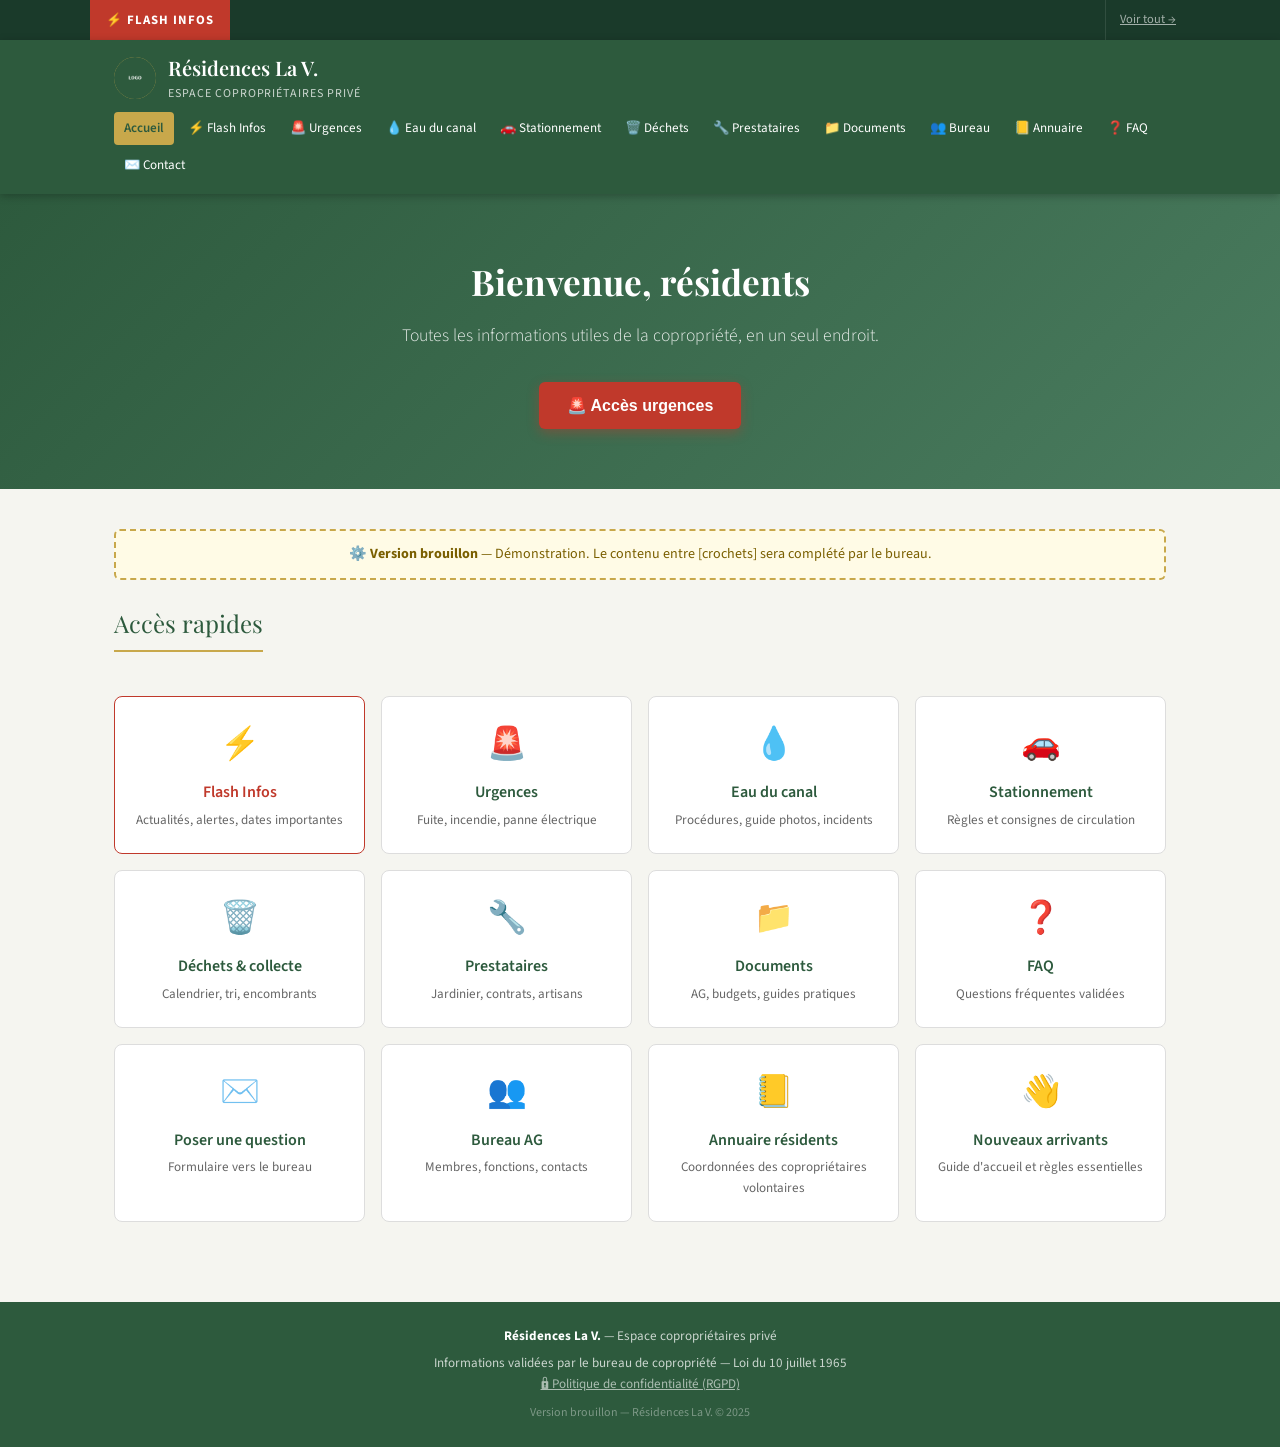
<file: index.html>
<!DOCTYPE html>
<html lang="fr">
<head>
<meta charset="UTF-8">
<meta name="viewport" content="width=device-width, initial-scale=1.0">
<title>Accueil — Résidences La V.</title>
<link href="https://fonts.googleapis.com/css2?family=Playfair+Display:wght@400;600&family=Source+Sans+3:wght@300;400;600&display=swap" rel="stylesheet">
<link rel="stylesheet" href="assets/css/style.css">
</head>
<body data-page="accueil">

<!-- ════════════════════════════════════════════════════════════════
     BANDEAU FLASH INFOS
     Présent sur TOUTES les pages (copié-collé identique partout).
     Le contenu défilant (#flash-ticker) est rempli par
     assets/js/render.js -> render_flash_infos() au chargement de
     CHAQUE page (voir tout en bas de ce fichier).
     Pour modifier les infos qui défilent : onglet "flash_infos" du Google Sheet
     ════════════════════════════════════════════════════════════════ -->
<div class="flash-infos">
  <div class="flash-infos-inner">
    <div class="flash-label">⚡ Flash Infos</div>
    <div class="flash-items">
      <div class="flash-ticker skeleton" id="flash-ticker"></div>
    </div>
    <a class="flash-btn" href="flashinfos.html" title="Voir tous les Flash Infos">Voir tout →</a>
  </div>
</div>

<!-- ════════════════════════════════════════════════════════════════
     EN-TÊTE + MENU DE NAVIGATION
     Présent sur TOUTES les pages (copié-collé identique partout).
     Pour ajouter/retirer un lien de menu : modifier le bloc <nav>
     ci-dessous, DANS CHAQUE fichier .html (pas de fichier commun).
     Le lien de la page actuellement affichée porte class="active".
     ════════════════════════════════════════════════════════════════ -->
<header>
  <div class="header-inner">
    <div class="logo">
      <div class="logo-icon"><img src="assets/img/logo/logo.png" alt="Logo Résidences La V." class="logo-icon-img"></div>
      <div class="logo-text">
        <h1>Résidences La V.</h1>
        <p>Espace copropriétaires privé</p>
      </div>
    </div>
    <nav>
      <a href="index.html" class="active">Accueil</a>
      <a href="flashinfos.html">⚡ Flash Infos</a>
      <a href="urgences.html">🚨 Urgences</a>
      <a href="eau.html">💧 Eau du canal</a>
      <a href="stationnement.html">🚗 Stationnement</a>
      <a href="dechets.html">🗑️ Déchets</a>
      <a href="prestataires.html">🔧 Prestataires</a>
      <a href="documents.html">📁 Documents</a>
      <a href="bureau.html">👥 Bureau</a>
      <a href="annuaire.html">📒 Annuaire</a>
      <a href="faq.html">❓ FAQ</a>
      <a href="contact.html">✉️ Contact</a>
    </nav>
  </div>
</header>

<!-- ══════════════════ PAGE : ACCUEIL ══════════════════ -->
<!-- Fichier : index.html — modifiez uniquement le contenu ci-dessous pour cette page. -->
<div class="page active">
  <!-- Bloc : grand bandeau de bienvenue en haut de la page d'accueil -->
  <div class="hero">
    <h2>Bienvenue, résidents</h2>
    <p>Toutes les informations utiles de la copropriété, en un seul endroit.</p>
    <button class="btn-urgence" onclick="location.href='urgences.html'">🚨 Accès urgences</button>
  </div>
  <div class="section">
    <div class="alerte-brouillon">⚙️ <strong>Version brouillon</strong> — Démonstration. Le contenu entre [crochets] sera complété par le bureau.</div>
    <span class="section-titre">Accès rapides</span>
    <!-- Bloc : grille des "cartes" cliquables vers chaque rubrique du site.
         Pour ajouter/retirer une carte, copiez/collez une ligne <div class="card">...</div>
         et adaptez : icône, titre, description, et le lien location.href='xxx.html' -->
    <div class="grid-2">
      <div class="card" onclick="location.href='flashinfos.html'" style="border-color:var(--rouge)"><span class="card-icon">⚡</span><div class="card-titre" style="color:var(--rouge)">Flash Infos</div><div class="card-desc">Actualités, alertes, dates importantes</div></div>
      <div class="card" onclick="location.href='urgences.html'"><span class="card-icon">🚨</span><div class="card-titre">Urgences</div><div class="card-desc">Fuite, incendie, panne électrique</div></div>
      <div class="card" onclick="location.href='eau.html'"><span class="card-icon">💧</span><div class="card-titre">Eau du canal</div><div class="card-desc">Procédures, guide photos, incidents</div></div>
      <div class="card" onclick="location.href='stationnement.html'"><span class="card-icon">🚗</span><div class="card-titre">Stationnement</div><div class="card-desc">Règles et consignes de circulation</div></div>
      <div class="card" onclick="location.href='dechets.html'"><span class="card-icon">🗑️</span><div class="card-titre">Déchets & collecte</div><div class="card-desc">Calendrier, tri, encombrants</div></div>
      <div class="card" onclick="location.href='prestataires.html'"><span class="card-icon">🔧</span><div class="card-titre">Prestataires</div><div class="card-desc">Jardinier, contrats, artisans</div></div>
      <div class="card" onclick="location.href='documents.html'"><span class="card-icon">📁</span><div class="card-titre">Documents</div><div class="card-desc">AG, budgets, guides pratiques</div></div>
      <div class="card" onclick="location.href='faq.html'"><span class="card-icon">❓</span><div class="card-titre">FAQ</div><div class="card-desc">Questions fréquentes validées</div></div>
      <div class="card" onclick="location.href='contact.html'"><span class="card-icon">✉️</span><div class="card-titre">Poser une question</div><div class="card-desc">Formulaire vers le bureau</div></div>
      <div class="card" onclick="location.href='bureau.html'"><span class="card-icon">👥</span><div class="card-titre">Bureau AG</div><div class="card-desc">Membres, fonctions, contacts</div></div>
      <div class="card" onclick="location.href='annuaire.html'"><span class="card-icon">📒</span><div class="card-titre">Annuaire résidents</div><div class="card-desc">Coordonnées des copropriétaires volontaires</div></div>
      <div class="card" onclick="location.href='nouveaux.html'"><span class="card-icon">👋</span><div class="card-titre">Nouveaux arrivants</div><div class="card-desc">Guide d'accueil et règles essentielles</div></div>
    </div>
  </div>
</div>

<!-- ════════════════════════════════════════════════════════════════
     PIED DE PAGE
     Présent sur TOUTES les pages (copié-collé identique partout).
     ════════════════════════════════════════════════════════════════ -->
<footer>
  <p><strong>Résidences La V.</strong> — Espace copropriétaires privé</p>
  <p style="margin-top:6px">Informations validées par le bureau de copropriété — Loi du 10 juillet 1965<br>
  <a href="rgpd.html" style="cursor:pointer">🔒 Politique de confidentialité (RGPD)</a></p>
  <p style="margin-top:8px; opacity:.5; font-size:.75rem">Version brouillon — Résidences La V. © 2025</p>
</footer>


<!-- ════════════════════════════════════════════════════════════════
     SCRIPTS
     1. data/google_sheet_config.js -> identifiant du Google Sheet
                                 contenant toutes les données du site
                                 (voir ce fichier pour la configuration)
     2. data/google_drive_config.js -> identifiant du dossier Google
                                 Drive affiché sur la page Documents
     3. assets/js/data.js    -> accès aux données (lecture du Google
                                 Sheet ci-dessus, onglet par onglet)
     4. assets/js/render.js  -> gabarits HTML pour chaque bloc dynamique
     5. assets/js/app.js     -> FAQ, formulaires, chargement des données
                                 de LA PAGE COURANTE (voir data-page sur
                                 la balise <body> en haut de ce fichier)
     Ces 5 lignes doivent être présentes, identiques, sur CHAQUE page
     du site.
     ════════════════════════════════════════════════════════════════ -->
<script src="data/google_sheet_config.js"></script>
<script src="data/google_drive_config.js"></script>

<script src="assets/js/data.js"></script>
<script src="assets/js/render.js"></script>
<script src="assets/js/app.js"></script>
</body>
</html>
</file>
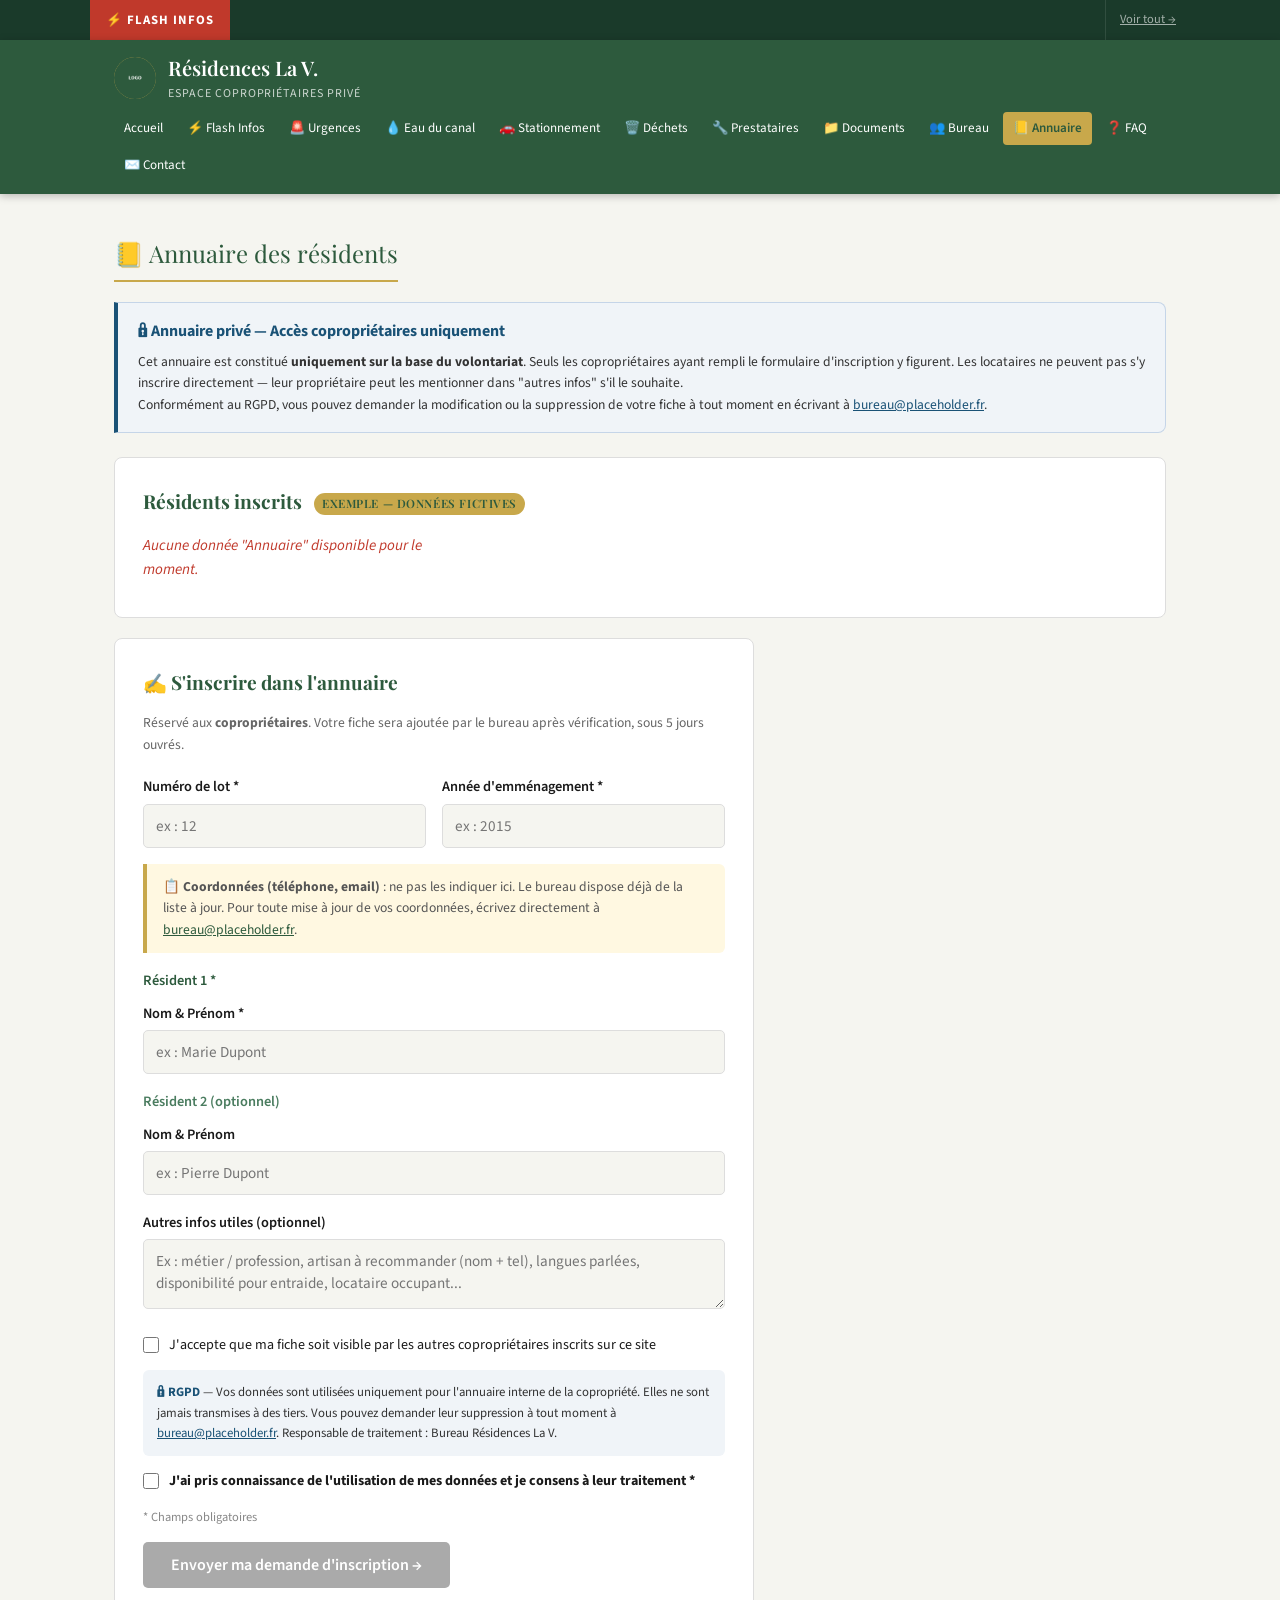
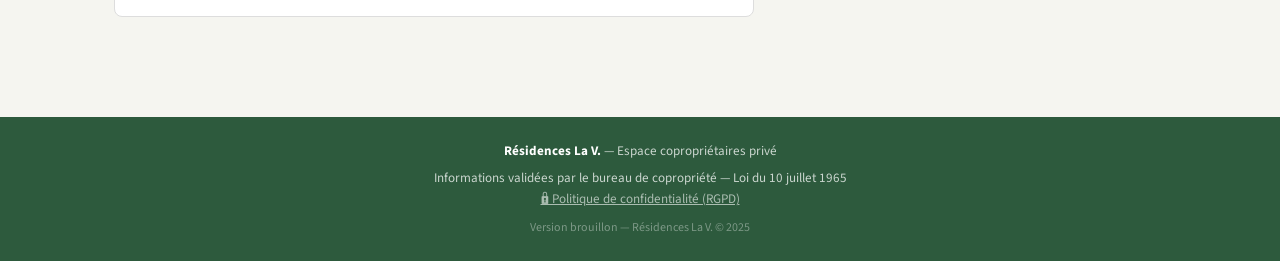
<file: annuaire.html>
<!DOCTYPE html>
<html lang="fr">
<head>
<meta charset="UTF-8">
<meta name="viewport" content="width=device-width, initial-scale=1.0">
<title>Annuaire des résidents — Résidences La V.</title>
<link href="https://fonts.googleapis.com/css2?family=Playfair+Display:wght@400;600&family=Source+Sans+3:wght@300;400;600&display=swap" rel="stylesheet">
<link rel="stylesheet" href="assets/css/style.css">
</head>
<body data-page="annuaire">

<!-- ════════════════════════════════════════════════════════════════
     BANDEAU FLASH INFOS
     Présent sur TOUTES les pages (copié-collé identique partout).
     Le contenu défilant (#flash-ticker) est rempli par
     assets/js/render.js -> render_flash_infos() au chargement de
     CHAQUE page (voir tout en bas de ce fichier).
     Pour modifier les infos qui défilent : onglet "flash_infos" du Google Sheet
     ════════════════════════════════════════════════════════════════ -->
<div class="flash-infos">
  <div class="flash-infos-inner">
    <div class="flash-label">⚡ Flash Infos</div>
    <div class="flash-items">
      <div class="flash-ticker skeleton" id="flash-ticker"></div>
    </div>
    <a class="flash-btn" href="flashinfos.html" title="Voir tous les Flash Infos">Voir tout →</a>
  </div>
</div>

<!-- ════════════════════════════════════════════════════════════════
     EN-TÊTE + MENU DE NAVIGATION
     Présent sur TOUTES les pages (copié-collé identique partout).
     Pour ajouter/retirer un lien de menu : modifier le bloc <nav>
     ci-dessous, DANS CHAQUE fichier .html (pas de fichier commun).
     Le lien de la page actuellement affichée porte class="active".
     ════════════════════════════════════════════════════════════════ -->
<header>
  <div class="header-inner">
    <div class="logo">
      <div class="logo-icon"><img src="assets/img/logo/logo.png" alt="Logo Résidences La V." class="logo-icon-img"></div>
      <div class="logo-text">
        <h1>Résidences La V.</h1>
        <p>Espace copropriétaires privé</p>
      </div>
    </div>
    <nav>
      <a href="index.html">Accueil</a>
      <a href="flashinfos.html">⚡ Flash Infos</a>
      <a href="urgences.html">🚨 Urgences</a>
      <a href="eau.html">💧 Eau du canal</a>
      <a href="stationnement.html">🚗 Stationnement</a>
      <a href="dechets.html">🗑️ Déchets</a>
      <a href="prestataires.html">🔧 Prestataires</a>
      <a href="documents.html">📁 Documents</a>
      <a href="bureau.html">👥 Bureau</a>
      <a href="annuaire.html" class="active">📒 Annuaire</a>
      <a href="faq.html">❓ FAQ</a>
      <a href="contact.html">✉️ Contact</a>
    </nav>
  </div>
</header>

<!-- ══════════════════ PAGE : ANNUAIRE DES RÉSIDENTS ══════════════════ -->
<!-- Fichier : annuaire.html — modifiez uniquement le contenu ci-dessous pour cette page. -->
<div class="page active">
  <div class="section">
    <span class="section-titre">📒 Annuaire des résidents</span>

    <!-- Encadré RGPD prominent -->
    <div style="background:#f0f4f8; border:1px solid #c5d5e8; border-left:4px solid var(--bleu); border-radius:0 8px 8px 0; padding:16px 20px; margin-bottom:24px;">
      <strong style="color:var(--bleu)">🔒 Annuaire privé — Accès copropriétaires uniquement</strong>
      <p style="font-size:.85rem; color:#333; margin-top:6px">Cet annuaire est constitué <strong>uniquement sur la base du volontariat</strong>. Seuls les copropriétaires ayant rempli le formulaire d'inscription y figurent. Les locataires ne peuvent pas s'y inscrire directement — leur propriétaire peut les mentionner dans "autres infos" s'il le souhaite.<br>
      Conformément au RGPD, vous pouvez demander la modification ou la suppression de votre fiche à tout moment en écrivant à <a href="mailto:bureau@placeholder.fr" style="color:var(--bleu)">bureau@placeholder.fr</a>.</p>
    </div>

    <!-- Annuaire dynamique -->
    <!-- Bloc : Résidents inscrits Exemple — données fictives — modifiez le texte ci-dessous directement dans ce fichier -->
        <div class="content-block">
      <h3>Résidents inscrits <span class="tag tag-or">Exemple — données fictives</span></h3>
      <div class="annuaire-liste" id="annuaire-liste">
        <div class="skeleton" style="height:120px"></div><div class="skeleton" style="height:120px"></div>
      </div>
    </div>

    <!-- Formulaire inscription -->
    <!-- Bloc : ✍️ S'inscrire dans l'annuaire — modifiez le texte ci-dessous directement dans ce fichier -->
        <div class="content-block" style="max-width:640px">
      <h3>✍️ S'inscrire dans l'annuaire</h3>
      <p style="font-size:.85rem; color:#666; margin-bottom:20px">Réservé aux <strong>copropriétaires</strong>. Votre fiche sera ajoutée par le bureau après vérification, sous 5 jours ouvrés.</p>

      <div style="display:grid; grid-template-columns:1fr 1fr; gap:0 16px;">
        <div class="form-group">
          <label for="a-lot">Numéro de lot *</label>
          <input type="text" id="a-lot" placeholder="ex : 12">
        </div>
        <div class="form-group">
          <label for="a-annee">Année d'emménagement *</label>
          <input type="number" id="a-annee" placeholder="ex : 2015" min="1970" max="2030">
        </div>
      </div>

      <div style="background:#fff8e1; border-left:4px solid var(--or); border-radius:0 6px 6px 0; padding:12px 16px; margin-bottom:16px; font-size:.85rem; color:#555;">
        📋 <strong>Coordonnées (téléphone, email)</strong> : ne pas les indiquer ici. Le bureau dispose déjà de la liste à jour. Pour toute mise à jour de vos coordonnées, écrivez directement à <a href="mailto:bureau@placeholder.fr" style="color:var(--vert)">bureau@placeholder.fr</a>.
      </div>

      <p style="font-weight:600; font-size:.9rem; margin-bottom:10px; color:var(--vert)">Résident 1 *</p>
      <div class="form-group">
        <label for="a-nom1">Nom & Prénom *</label>
        <input type="text" id="a-nom1" placeholder="ex : Marie Dupont">
      </div>

      <p style="font-weight:600; font-size:.9rem; margin-bottom:10px; color:var(--vert-mid)">Résident 2 (optionnel)</p>
      <div class="form-group">
        <label for="a-nom2">Nom & Prénom</label>
        <input type="text" id="a-nom2" placeholder="ex : Pierre Dupont">
      </div>

      <div class="form-group">
        <label for="a-autres">Autres infos utiles (optionnel)</label>
        <textarea id="a-autres" style="min-height:70px" placeholder="Ex : métier / profession, artisan à recommander (nom + tel), langues parlées, disponibilité pour entraide, locataire occupant..."></textarea>
      </div>

      <div class="form-check" style="margin-bottom:6px">
        <input type="checkbox" id="a-visible">
        <label for="a-visible" style="font-size:.88rem">J'accepte que ma fiche soit visible par les autres copropriétaires inscrits sur ce site</label>
      </div>

      <!-- RGPD -->
      <div style="background:#f0f4f8; border-radius:6px; padding:12px 14px; margin:14px 0; font-size:.8rem; color:#333;">
        <strong style="color:var(--bleu)">🔒 RGPD</strong> — Vos données sont utilisées uniquement pour l'annuaire interne de la copropriété. Elles ne sont jamais transmises à des tiers. Vous pouvez demander leur suppression à tout moment à <a href="mailto:bureau@placeholder.fr" style="color:var(--bleu)">bureau@placeholder.fr</a>. Responsable de traitement : Bureau Résidences La V.
      </div>

      <div class="form-check" style="margin-bottom:16px">
        <input type="checkbox" id="a-rgpd">
        <label for="a-rgpd" style="font-size:.88rem"><strong>J'ai pris connaissance de l'utilisation de mes données et je consens à leur traitement *</strong></label>
      </div>

      <p style="font-size:.78rem; color:#888; margin-bottom:14px">* Champs obligatoires</p>
      <button class="btn-submit" id="btn-annuaire" onclick="envoyerAnnuaire()" disabled>Envoyer ma demande d'inscription →</button>
    </div>

  </div>
</div>

<!-- ════════════════════════════════════════════════════════════════
     PIED DE PAGE
     Présent sur TOUTES les pages (copié-collé identique partout).
     ════════════════════════════════════════════════════════════════ -->
<footer>
  <p><strong>Résidences La V.</strong> — Espace copropriétaires privé</p>
  <p style="margin-top:6px">Informations validées par le bureau de copropriété — Loi du 10 juillet 1965<br>
  <a href="rgpd.html" style="cursor:pointer">🔒 Politique de confidentialité (RGPD)</a></p>
  <p style="margin-top:8px; opacity:.5; font-size:.75rem">Version brouillon — Résidences La V. © 2025</p>
</footer>


<!-- ════════════════════════════════════════════════════════════════
     SCRIPTS
     1. data/google_sheet_config.js -> identifiant du Google Sheet
                                 contenant toutes les données du site
                                 (voir ce fichier pour la configuration)
     2. data/google_drive_config.js -> identifiant du dossier Google
                                 Drive affiché sur la page Documents
     3. assets/js/data.js    -> accès aux données (lecture du Google
                                 Sheet ci-dessus, onglet par onglet)
     4. assets/js/render.js  -> gabarits HTML pour chaque bloc dynamique
     5. assets/js/app.js     -> FAQ, formulaires, chargement des données
                                 de LA PAGE COURANTE (voir data-page sur
                                 la balise <body> en haut de ce fichier)
     Ces 5 lignes doivent être présentes, identiques, sur CHAQUE page
     du site.
     ════════════════════════════════════════════════════════════════ -->
<script src="data/google_sheet_config.js"></script>
<script src="data/google_drive_config.js"></script>
<script src="data/google_contact_config.js"></script>

<script src="assets/js/data.js"></script>
<script src="assets/js/render.js"></script>
<script src="assets/js/app.js"></script>
</body>
</html>
</file>
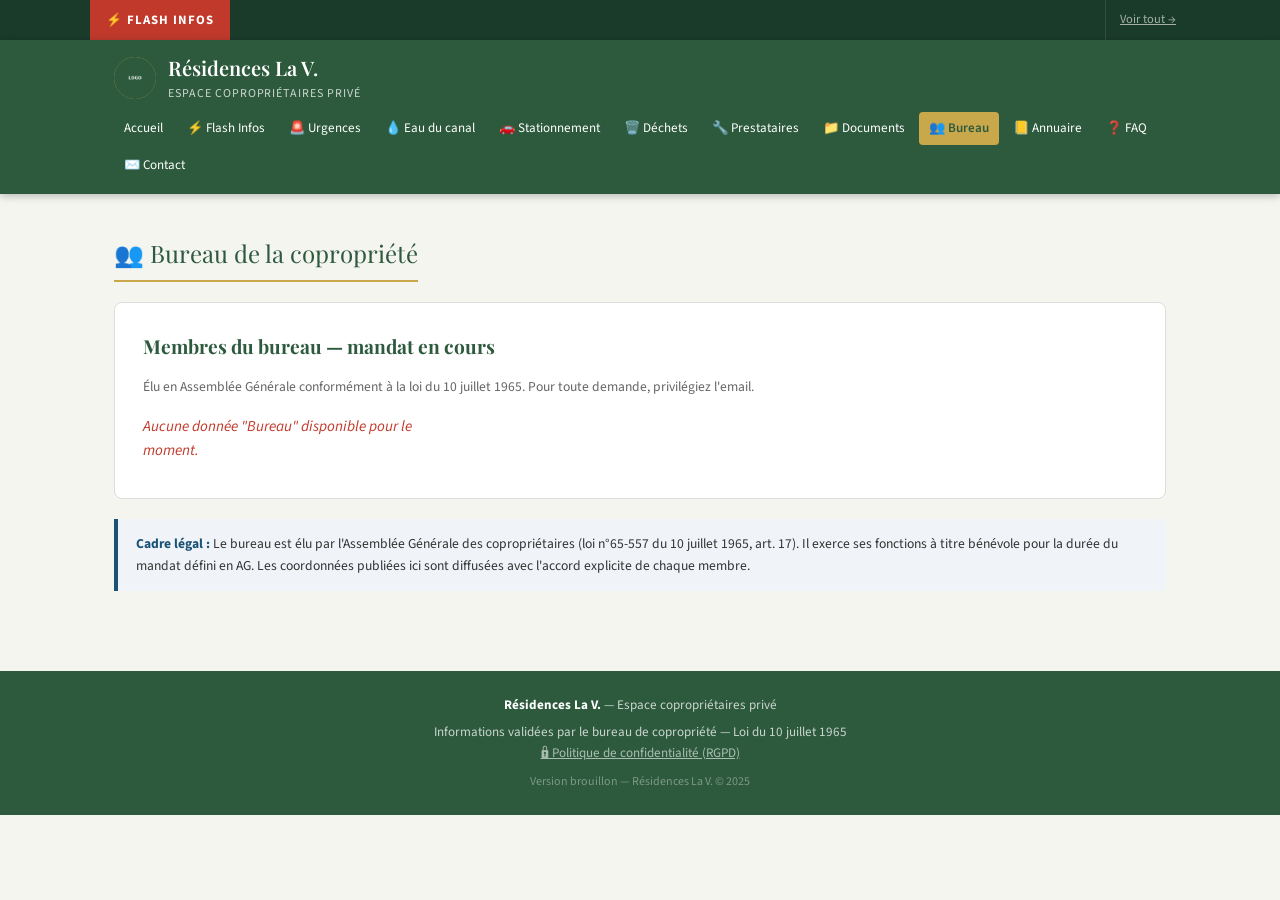
<file: bureau.html>
<!DOCTYPE html>
<html lang="fr">
<head>
<meta charset="UTF-8">
<meta name="viewport" content="width=device-width, initial-scale=1.0">
<title>Bureau de la copropriété — Résidences La V.</title>
<link href="https://fonts.googleapis.com/css2?family=Playfair+Display:wght@400;600&family=Source+Sans+3:wght@300;400;600&display=swap" rel="stylesheet">
<link rel="stylesheet" href="assets/css/style.css">
</head>
<body data-page="bureau">

<!-- ════════════════════════════════════════════════════════════════
     BANDEAU FLASH INFOS
     Présent sur TOUTES les pages (copié-collé identique partout).
     Le contenu défilant (#flash-ticker) est rempli par
     assets/js/render.js -> render_flash_infos() au chargement de
     CHAQUE page (voir tout en bas de ce fichier).
     Pour modifier les infos qui défilent : onglet "flash_infos" du Google Sheet
     ════════════════════════════════════════════════════════════════ -->
<div class="flash-infos">
  <div class="flash-infos-inner">
    <div class="flash-label">⚡ Flash Infos</div>
    <div class="flash-items">
      <div class="flash-ticker skeleton" id="flash-ticker"></div>
    </div>
    <a class="flash-btn" href="flashinfos.html" title="Voir tous les Flash Infos">Voir tout →</a>
  </div>
</div>

<!-- ════════════════════════════════════════════════════════════════
     EN-TÊTE + MENU DE NAVIGATION
     Présent sur TOUTES les pages (copié-collé identique partout).
     Pour ajouter/retirer un lien de menu : modifier le bloc <nav>
     ci-dessous, DANS CHAQUE fichier .html (pas de fichier commun).
     Le lien de la page actuellement affichée porte class="active".
     ════════════════════════════════════════════════════════════════ -->
<header>
  <div class="header-inner">
    <div class="logo">
      <div class="logo-icon"><img src="assets/img/logo/logo.png" alt="Logo Résidences La V." class="logo-icon-img"></div>
      <div class="logo-text">
        <h1>Résidences La V.</h1>
        <p>Espace copropriétaires privé</p>
      </div>
    </div>
    <nav>
      <a href="index.html">Accueil</a>
      <a href="flashinfos.html">⚡ Flash Infos</a>
      <a href="urgences.html">🚨 Urgences</a>
      <a href="eau.html">💧 Eau du canal</a>
      <a href="stationnement.html">🚗 Stationnement</a>
      <a href="dechets.html">🗑️ Déchets</a>
      <a href="prestataires.html">🔧 Prestataires</a>
      <a href="documents.html">📁 Documents</a>
      <a href="bureau.html" class="active">👥 Bureau</a>
      <a href="annuaire.html">📒 Annuaire</a>
      <a href="faq.html">❓ FAQ</a>
      <a href="contact.html">✉️ Contact</a>
    </nav>
  </div>
</header>

<!-- ══════════════════ PAGE : BUREAU DE LA COPROPRIÉTÉ ══════════════════ -->
<!-- Fichier : bureau.html — modifiez uniquement le contenu ci-dessous pour cette page. -->
<div class="page active">
  <div class="section">
    <span class="section-titre">👥 Bureau de la copropriété</span>

    <!-- Bloc : Membres du bureau — mandat en cours — modifiez le texte ci-dessous directement dans ce fichier -->
        <div class="content-block">
      <h3>Membres du bureau — mandat en cours</h3>
      <p style="font-size:.85rem; color:#666; margin-bottom:16px">Élu en Assemblée Générale conformément à la loi du 10 juillet 1965. Pour toute demande, privilégiez l'email.</p>
      <div class="bureau-grid" id="bureau-grid">
        <div class="skeleton" style="height:150px"></div><div class="skeleton" style="height:150px"></div><div class="skeleton" style="height:150px"></div>
      </div>
    </div>

    <div class="encadre-loi">
      <strong>Cadre légal :</strong> Le bureau est élu par l'Assemblée Générale des copropriétaires (loi n°65-557 du 10 juillet 1965, art. 17). Il exerce ses fonctions à titre bénévole pour la durée du mandat défini en AG. Les coordonnées publiées ici sont diffusées avec l'accord explicite de chaque membre.
    </div>
  </div>
</div>

<!-- ════════════════════════════════════════════════════════════════
     PIED DE PAGE
     Présent sur TOUTES les pages (copié-collé identique partout).
     ════════════════════════════════════════════════════════════════ -->
<footer>
  <p><strong>Résidences La V.</strong> — Espace copropriétaires privé</p>
  <p style="margin-top:6px">Informations validées par le bureau de copropriété — Loi du 10 juillet 1965<br>
  <a href="rgpd.html" style="cursor:pointer">🔒 Politique de confidentialité (RGPD)</a></p>
  <p style="margin-top:8px; opacity:.5; font-size:.75rem">Version brouillon — Résidences La V. © 2025</p>
</footer>


<!-- ════════════════════════════════════════════════════════════════
     SCRIPTS
     1. data/google_sheet_config.js -> identifiant du Google Sheet
                                 contenant toutes les données du site
                                 (voir ce fichier pour la configuration)
     2. data/google_drive_config.js -> identifiant du dossier Google
                                 Drive affiché sur la page Documents
     3. assets/js/data.js    -> accès aux données (lecture du Google
                                 Sheet ci-dessus, onglet par onglet)
     4. assets/js/render.js  -> gabarits HTML pour chaque bloc dynamique
     5. assets/js/app.js     -> FAQ, formulaires, chargement des données
                                 de LA PAGE COURANTE (voir data-page sur
                                 la balise <body> en haut de ce fichier)
     Ces 5 lignes doivent être présentes, identiques, sur CHAQUE page
     du site.
     ════════════════════════════════════════════════════════════════ -->
<script src="data/google_sheet_config.js"></script>
<script src="data/google_drive_config.js"></script>

<script src="assets/js/data.js"></script>
<script src="assets/js/render.js"></script>
<script src="assets/js/app.js"></script>
</body>
</html>
</file>
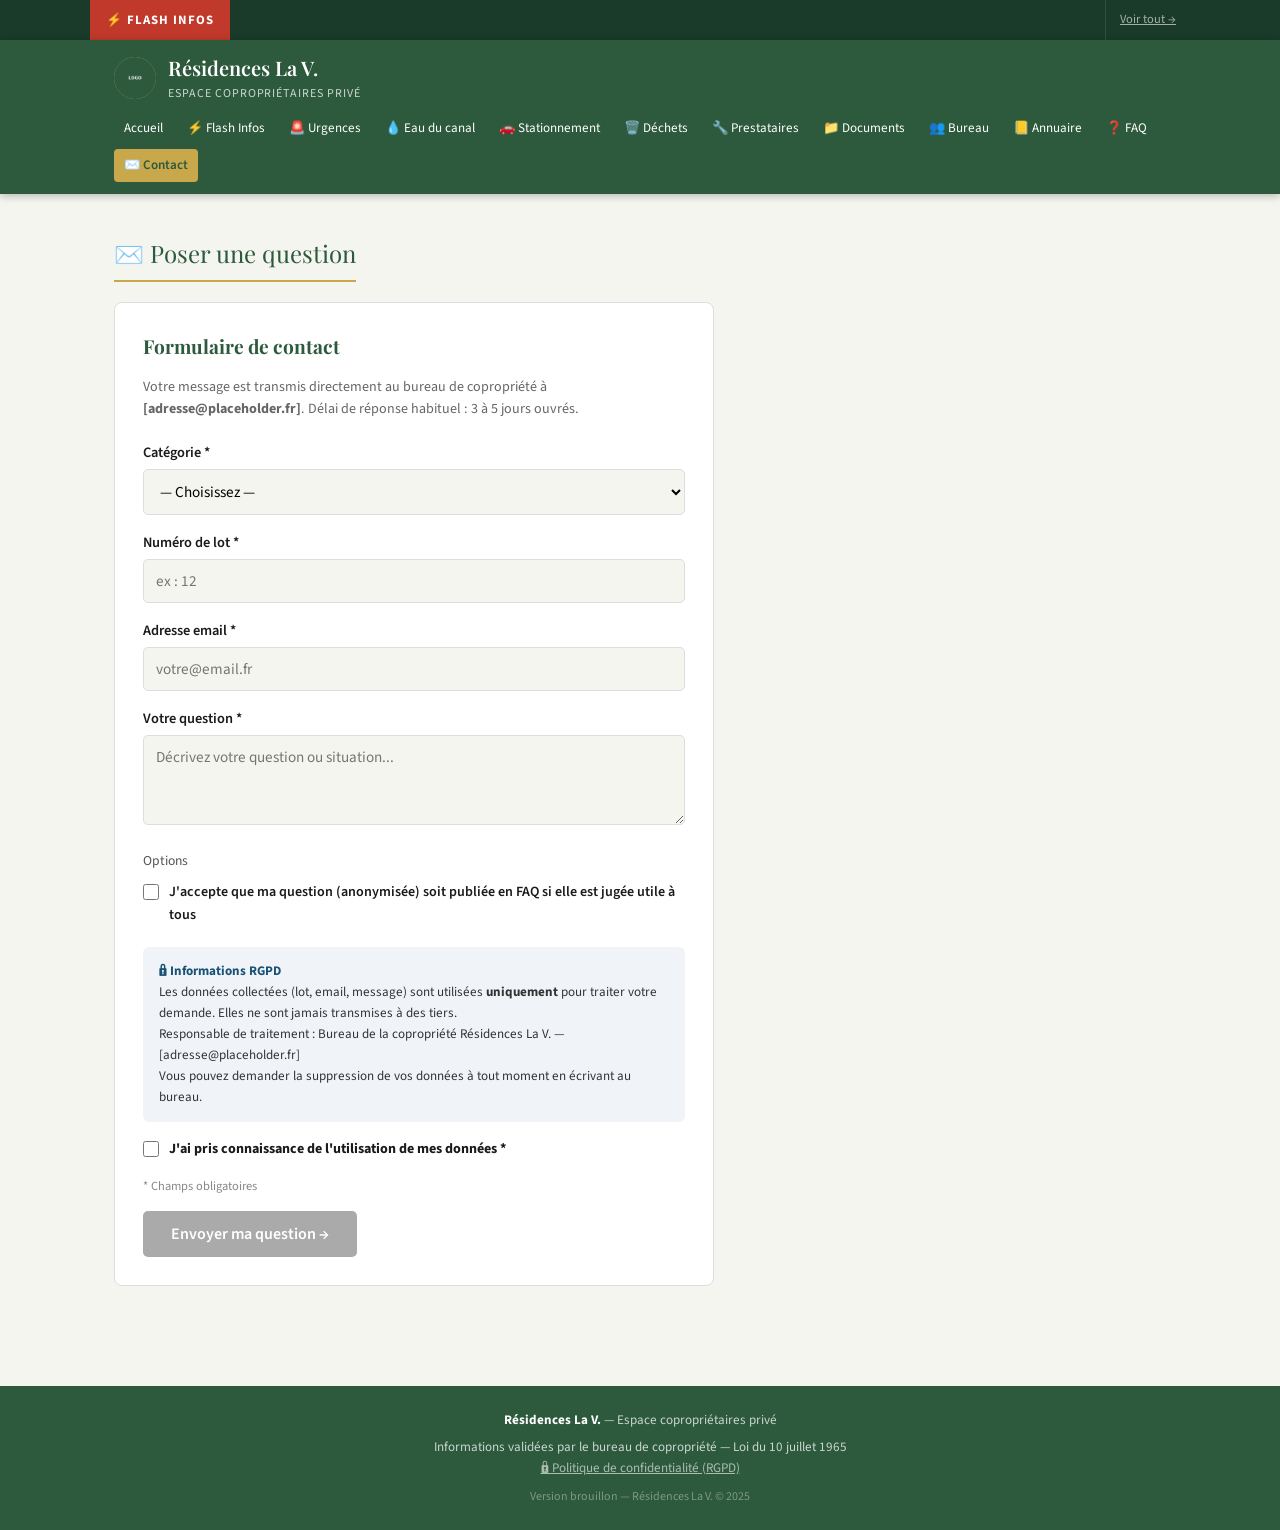
<file: contact.html>
<!DOCTYPE html>
<html lang="fr">
<head>
<meta charset="UTF-8">
<meta name="viewport" content="width=device-width, initial-scale=1.0">
<title>Poser une question — Résidences La V.</title>
<link href="https://fonts.googleapis.com/css2?family=Playfair+Display:wght@400;600&family=Source+Sans+3:wght@300;400;600&display=swap" rel="stylesheet">
<link rel="stylesheet" href="assets/css/style.css">
</head>
<body data-page="contact">

<!-- ════════════════════════════════════════════════════════════════
     BANDEAU FLASH INFOS
     Présent sur TOUTES les pages (copié-collé identique partout).
     Le contenu défilant (#flash-ticker) est rempli par
     assets/js/render.js -> render_flash_infos() au chargement de
     CHAQUE page (voir tout en bas de ce fichier).
     Pour modifier les infos qui défilent : onglet "flash_infos" du Google Sheet
     ════════════════════════════════════════════════════════════════ -->
<div class="flash-infos">
  <div class="flash-infos-inner">
    <div class="flash-label">⚡ Flash Infos</div>
    <div class="flash-items">
      <div class="flash-ticker skeleton" id="flash-ticker"></div>
    </div>
    <a class="flash-btn" href="flashinfos.html" title="Voir tous les Flash Infos">Voir tout →</a>
  </div>
</div>

<!-- ════════════════════════════════════════════════════════════════
     EN-TÊTE + MENU DE NAVIGATION
     Présent sur TOUTES les pages (copié-collé identique partout).
     Pour ajouter/retirer un lien de menu : modifier le bloc <nav>
     ci-dessous, DANS CHAQUE fichier .html (pas de fichier commun).
     Le lien de la page actuellement affichée porte class="active".
     ════════════════════════════════════════════════════════════════ -->
<header>
  <div class="header-inner">
    <div class="logo">
      <div class="logo-icon"><img src="assets/img/logo/logo.png" alt="Logo Résidences La V." class="logo-icon-img"></div>
      <div class="logo-text">
        <h1>Résidences La V.</h1>
        <p>Espace copropriétaires privé</p>
      </div>
    </div>
    <nav>
      <a href="index.html">Accueil</a>
      <a href="flashinfos.html">⚡ Flash Infos</a>
      <a href="urgences.html">🚨 Urgences</a>
      <a href="eau.html">💧 Eau du canal</a>
      <a href="stationnement.html">🚗 Stationnement</a>
      <a href="dechets.html">🗑️ Déchets</a>
      <a href="prestataires.html">🔧 Prestataires</a>
      <a href="documents.html">📁 Documents</a>
      <a href="bureau.html">👥 Bureau</a>
      <a href="annuaire.html">📒 Annuaire</a>
      <a href="faq.html">❓ FAQ</a>
      <a href="contact.html" class="active">✉️ Contact</a>
    </nav>
  </div>
</header>

<!-- ══════════════════ PAGE : POSER UNE QUESTION ══════════════════ -->
<!-- Fichier : contact.html — modifiez uniquement le contenu ci-dessous pour cette page. -->
<div class="page active">
  <div class="section">
    <span class="section-titre">✉️ Poser une question</span>

    <!-- Bloc : Formulaire de contact — modifiez le texte ci-dessous directement dans ce fichier -->
        <div class="content-block" style="max-width:600px">
      <h3>Formulaire de contact</h3>
      <p style="font-size:.88rem; color:#666; margin-bottom:20px">Votre message est transmis directement au bureau de copropriété à <strong>[adresse@placeholder.fr]</strong>. Délai de réponse habituel : 3 à 5 jours ouvrés.</p>

      <div class="form-group">
        <label for="f-categorie">Catégorie *</label>
        <select id="f-categorie">
          <option value="">— Choisissez —</option>
          <option>Eau du canal</option>
          <option>Stationnement</option>
          <option>Déchets / collecte</option>
          <option>Travaux / prestataires</option>
          <option>Budget / charges</option>
          <option>Voisinage</option>
          <option>Autre</option>
        </select>
      </div>

      <div class="form-group">
        <label for="f-lot">Numéro de lot *</label>
        <input type="text" id="f-lot" placeholder="ex : 12">
      </div>

      <div class="form-group">
        <label for="f-email">Adresse email *</label>
        <input type="email" id="f-email" placeholder="votre@email.fr">
      </div>

      <div class="form-group">
        <label for="f-message">Votre question *</label>
        <textarea id="f-message" placeholder="Décrivez votre question ou situation..."></textarea>
      </div>

      <div class="form-group">
        <label style="font-weight:400; font-size:.85rem; color:#555; margin-bottom:10px; display:block">Options</label>
        <div class="form-check">
          <input type="checkbox" id="f-faq">
          <label for="f-faq" style="font-size:.88rem">J'accepte que ma question (anonymisée) soit publiée en FAQ si elle est jugée utile à tous</label>
        </div>
      </div>

      <!-- RGPD -->
      <div style="background:#f0f4f8; border-radius:6px; padding:14px 16px; margin-bottom:16px; font-size:.82rem; color:#333;">
        <strong style="color:var(--bleu)">🔒 Informations RGPD</strong><br>
        Les données collectées (lot, email, message) sont utilisées <strong>uniquement</strong> pour traiter votre demande. Elles ne sont jamais transmises à des tiers.<br>
        Responsable de traitement : Bureau de la copropriété Résidences La V. — [adresse@placeholder.fr]<br>
        Vous pouvez demander la suppression de vos données à tout moment en écrivant au bureau.
      </div>

      <div class="form-check" style="margin-bottom:16px">
        <input type="checkbox" id="f-rgpd">
        <label for="f-rgpd" style="font-size:.88rem"><strong>J'ai pris connaissance de l'utilisation de mes données *</strong></label>
      </div>

      <p style="font-size:.78rem; color:#888; margin-bottom:14px">* Champs obligatoires</p>

      <button class="btn-submit" id="btn-envoyer" onclick="envoyerFormulaire()" disabled>Envoyer ma question →</button>
    </div>
  </div>
</div>

<!-- ════════════════════════════════════════════════════════════════
     PIED DE PAGE
     Présent sur TOUTES les pages (copié-collé identique partout).
     ════════════════════════════════════════════════════════════════ -->
<footer>
  <p><strong>Résidences La V.</strong> — Espace copropriétaires privé</p>
  <p style="margin-top:6px">Informations validées par le bureau de copropriété — Loi du 10 juillet 1965<br>
  <a href="rgpd.html" style="cursor:pointer">🔒 Politique de confidentialité (RGPD)</a></p>
  <p style="margin-top:8px; opacity:.5; font-size:.75rem">Version brouillon — Résidences La V. © 2025</p>
</footer>


<!-- ════════════════════════════════════════════════════════════════
     SCRIPTS
     1. data/google_sheet_config.js -> identifiant du Google Sheet
                                 contenant toutes les données du site
                                 (voir ce fichier pour la configuration)
     2. data/google_drive_config.js -> identifiant du dossier Google
                                 Drive affiché sur la page Documents
     3. assets/js/data.js    -> accès aux données (lecture du Google
                                 Sheet ci-dessus, onglet par onglet)
     4. assets/js/render.js  -> gabarits HTML pour chaque bloc dynamique
     5. assets/js/app.js     -> FAQ, formulaires, chargement des données
                                 de LA PAGE COURANTE (voir data-page sur
                                 la balise <body> en haut de ce fichier)
     Ces 5 lignes doivent être présentes, identiques, sur CHAQUE page
     du site.
     ════════════════════════════════════════════════════════════════ -->
<script src="data/google_sheet_config.js"></script>
<script src="data/google_drive_config.js"></script>
<script src="data/google_contact_config.js"></script>

<script src="assets/js/data.js"></script>
<script src="assets/js/render.js"></script>
<script src="assets/js/app.js"></script>
</body>
</html>
</file>
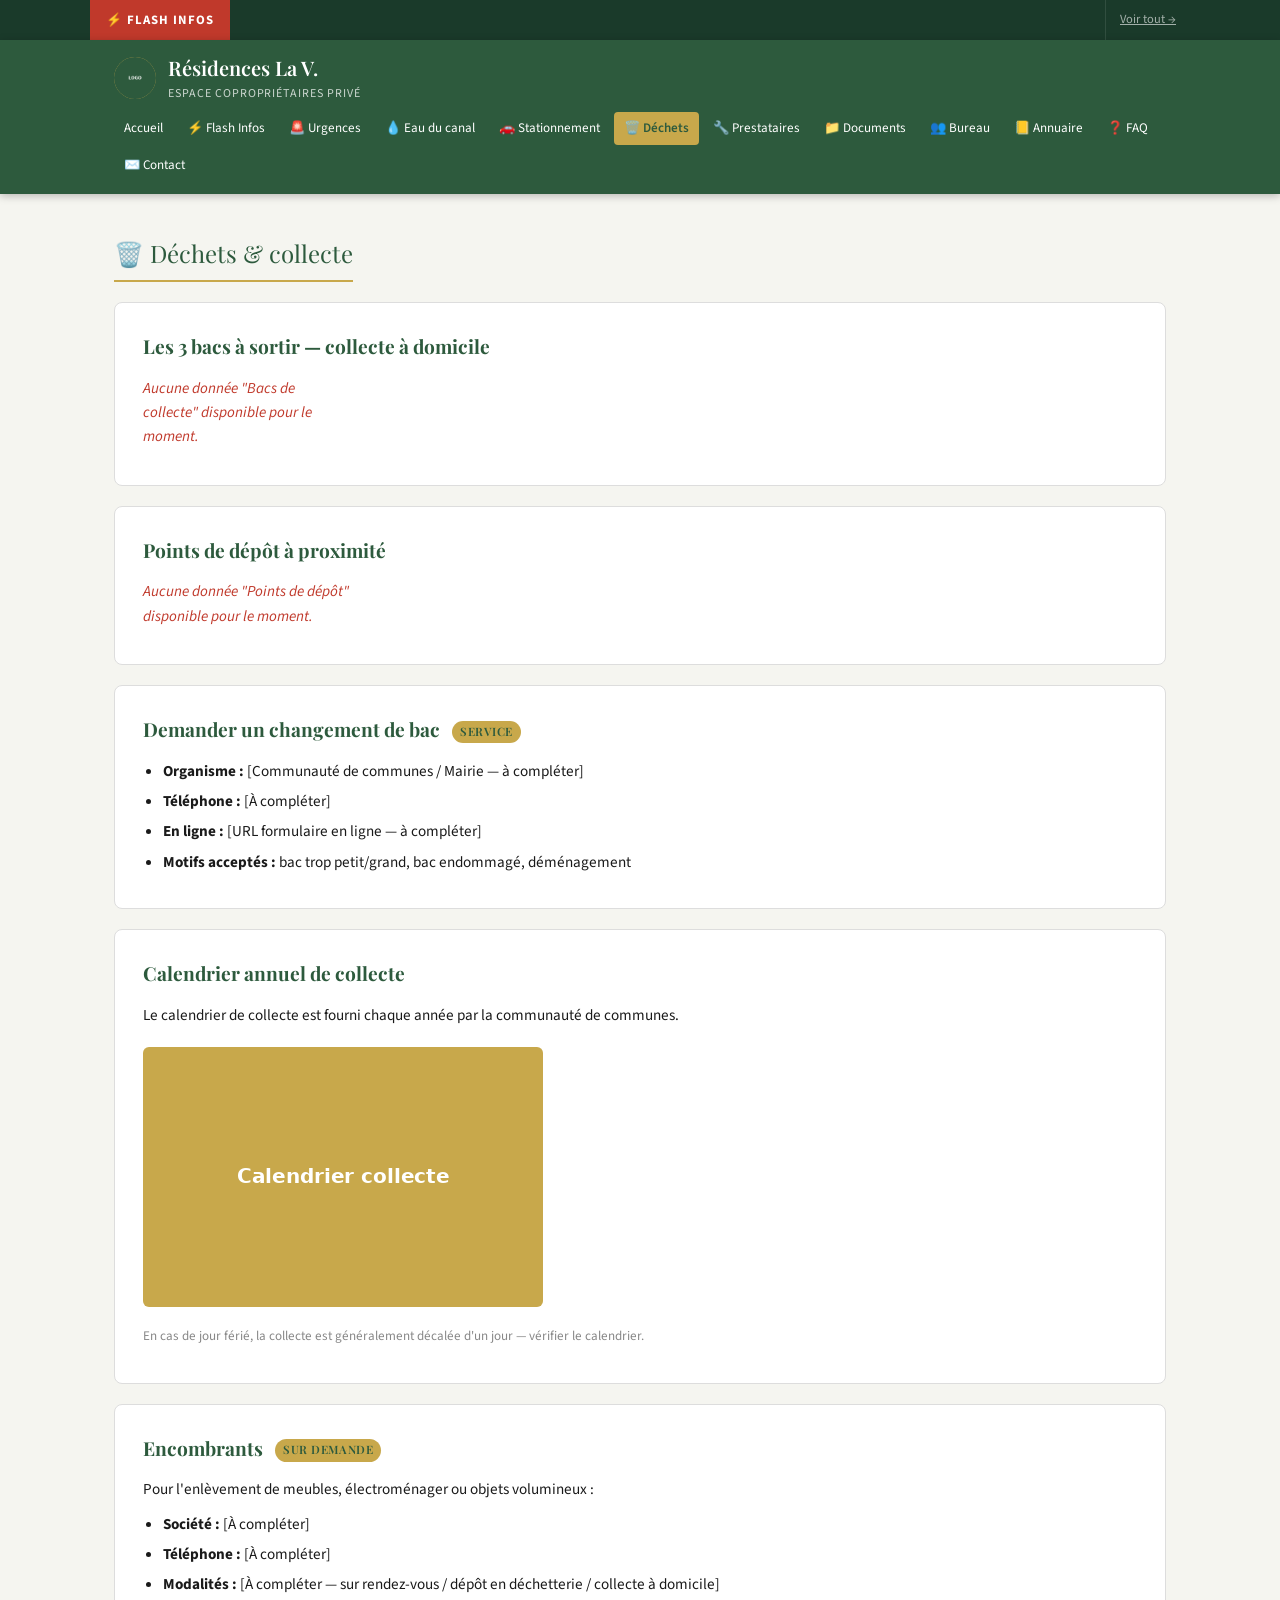
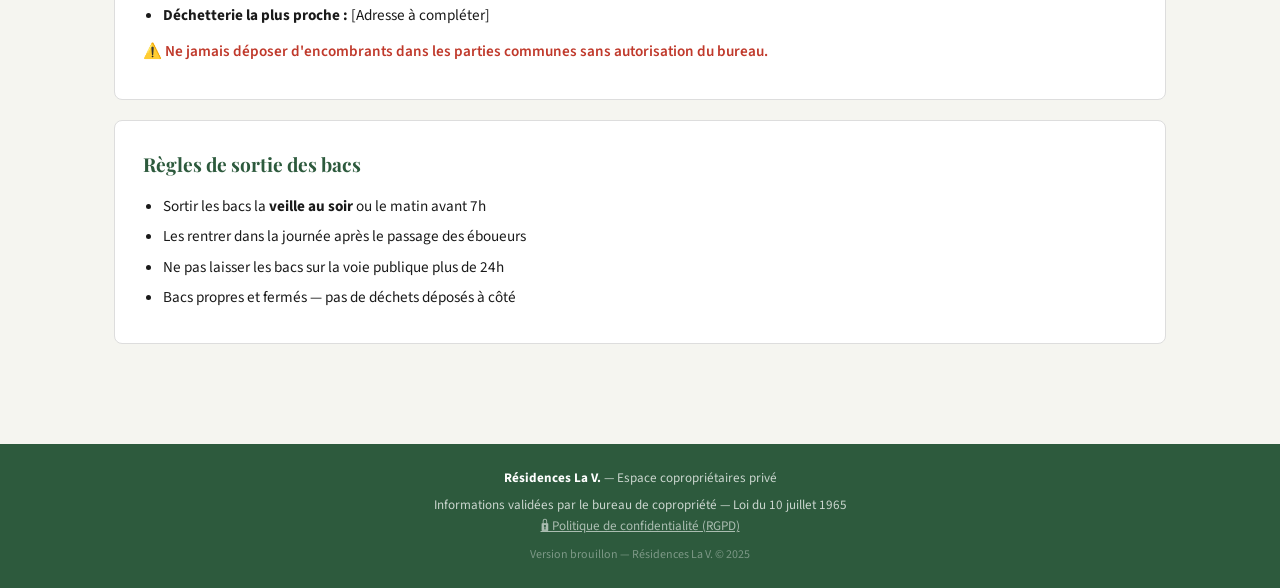
<file: dechets.html>
<!DOCTYPE html>
<html lang="fr">
<head>
<meta charset="UTF-8">
<meta name="viewport" content="width=device-width, initial-scale=1.0">
<title>Déchets & collecte — Résidences La V.</title>
<link href="https://fonts.googleapis.com/css2?family=Playfair+Display:wght@400;600&family=Source+Sans+3:wght@300;400;600&display=swap" rel="stylesheet">
<link rel="stylesheet" href="assets/css/style.css">
</head>
<body data-page="dechets">

<!-- ════════════════════════════════════════════════════════════════
     BANDEAU FLASH INFOS
     Présent sur TOUTES les pages (copié-collé identique partout).
     Le contenu défilant (#flash-ticker) est rempli par
     assets/js/render.js -> render_flash_infos() au chargement de
     CHAQUE page (voir tout en bas de ce fichier).
     Pour modifier les infos qui défilent : onglet "flash_infos" du Google Sheet
     ════════════════════════════════════════════════════════════════ -->
<div class="flash-infos">
  <div class="flash-infos-inner">
    <div class="flash-label">⚡ Flash Infos</div>
    <div class="flash-items">
      <div class="flash-ticker skeleton" id="flash-ticker"></div>
    </div>
    <a class="flash-btn" href="flashinfos.html" title="Voir tous les Flash Infos">Voir tout →</a>
  </div>
</div>

<!-- ════════════════════════════════════════════════════════════════
     EN-TÊTE + MENU DE NAVIGATION
     Présent sur TOUTES les pages (copié-collé identique partout).
     Pour ajouter/retirer un lien de menu : modifier le bloc <nav>
     ci-dessous, DANS CHAQUE fichier .html (pas de fichier commun).
     Le lien de la page actuellement affichée porte class="active".
     ════════════════════════════════════════════════════════════════ -->
<header>
  <div class="header-inner">
    <div class="logo">
      <div class="logo-icon"><img src="assets/img/logo/logo.png" alt="Logo Résidences La V." class="logo-icon-img"></div>
      <div class="logo-text">
        <h1>Résidences La V.</h1>
        <p>Espace copropriétaires privé</p>
      </div>
    </div>
    <nav>
      <a href="index.html">Accueil</a>
      <a href="flashinfos.html">⚡ Flash Infos</a>
      <a href="urgences.html">🚨 Urgences</a>
      <a href="eau.html">💧 Eau du canal</a>
      <a href="stationnement.html">🚗 Stationnement</a>
      <a href="dechets.html" class="active">🗑️ Déchets</a>
      <a href="prestataires.html">🔧 Prestataires</a>
      <a href="documents.html">📁 Documents</a>
      <a href="bureau.html">👥 Bureau</a>
      <a href="annuaire.html">📒 Annuaire</a>
      <a href="faq.html">❓ FAQ</a>
      <a href="contact.html">✉️ Contact</a>
    </nav>
  </div>
</header>

<!-- ══════════════════ PAGE : DÉCHETS & COLLECTE ══════════════════ -->
<!-- Fichier : dechets.html — modifiez uniquement le contenu ci-dessous pour cette page. -->
<div class="page active">
  <div class="section">
    <span class="section-titre">🗑️ Déchets & collecte</span>

    <!-- Bloc : Les 3 bacs à sortir — collecte à domicile — modifiez le texte ci-dessous directement dans ce fichier -->
        <div class="content-block">
      <h3>Les 3 bacs à sortir — collecte à domicile</h3>
      <div class="poubelle-grid" id="dechets-bacs-grid">
        <div class="skeleton" style="height:120px"></div><div class="skeleton" style="height:120px"></div><div class="skeleton" style="height:120px"></div>
      </div>
    </div>

    <!-- Bloc : Points de dépôt à proximité — modifiez le texte ci-dessous directement dans ce fichier -->
        <div class="content-block">
      <h3>Points de dépôt à proximité</h3>
      <div class="contacts-grid" id="dechets-points-depot">
        <div class="skeleton" style="height:90px"></div><div class="skeleton" style="height:90px"></div>
      </div>
    </div>

    <!-- Bloc : Demander un changement de bac Service — modifiez le texte ci-dessous directement dans ce fichier -->
        <div class="content-block">
      <h3>Demander un changement de bac <span class="tag tag-or">Service</span></h3>
      <ul>
        <li><strong>Organisme :</strong> [Communauté de communes / Mairie — à compléter]</li>
        <li><strong>Téléphone :</strong> [À compléter]</li>
        <li><strong>En ligne :</strong> [URL formulaire en ligne — à compléter]</li>
        <li><strong>Motifs acceptés :</strong> bac trop petit/grand, bac endommagé, déménagement</li>
      </ul>
    </div>

    <!-- Bloc : Calendrier annuel de collecte — modifiez le texte ci-dessous directement dans ce fichier -->
        <div class="content-block">
      <h3>Calendrier annuel de collecte</h3>
      <p>Le calendrier de collecte est fourni chaque année par la communauté de communes.</p>
      <img src="assets/img/guide-eau/calendrier-dechets.png" alt="Calendrier annuel à insérer ici" style="width:100%; max-width:400px; border-radius:6px; margin-top:12px">
      <p style="font-size:.82rem; color:#888; margin-top:10px">En cas de jour férié, la collecte est généralement décalée d'un jour — vérifier le calendrier.</p>
    </div>

    <!-- Bloc : Encombrants Sur demande — modifiez le texte ci-dessous directement dans ce fichier -->
        <div class="content-block">
      <h3>Encombrants <span class="tag tag-or">Sur demande</span></h3>
      <p>Pour l'enlèvement de meubles, électroménager ou objets volumineux :</p>
      <ul style="margin-top:10px">
        <li><strong>Société :</strong> [À compléter]</li>
        <li><strong>Téléphone :</strong> [À compléter]</li>
        <li><strong>Modalités :</strong> [À compléter — sur rendez-vous / dépôt en déchetterie / collecte à domicile]</li>
        <li><strong>Déchetterie la plus proche :</strong> [Adresse à compléter]</li>
      </ul>
      <p style="margin-top:12px; color:var(--rouge); font-weight:600">⚠️ Ne jamais déposer d'encombrants dans les parties communes sans autorisation du bureau.</p>
    </div>

    <!-- Bloc : Règles de sortie des bacs — modifiez le texte ci-dessous directement dans ce fichier -->
        <div class="content-block">
      <h3>Règles de sortie des bacs</h3>
      <ul>
        <li>Sortir les bacs la <strong>veille au soir</strong> ou le matin avant 7h</li>
        <li>Les rentrer dans la journée après le passage des éboueurs</li>
        <li>Ne pas laisser les bacs sur la voie publique plus de 24h</li>
        <li>Bacs propres et fermés — pas de déchets déposés à côté</li>
      </ul>
    </div>
  </div>
</div>

<!-- ════════════════════════════════════════════════════════════════
     PIED DE PAGE
     Présent sur TOUTES les pages (copié-collé identique partout).
     ════════════════════════════════════════════════════════════════ -->
<footer>
  <p><strong>Résidences La V.</strong> — Espace copropriétaires privé</p>
  <p style="margin-top:6px">Informations validées par le bureau de copropriété — Loi du 10 juillet 1965<br>
  <a href="rgpd.html" style="cursor:pointer">🔒 Politique de confidentialité (RGPD)</a></p>
  <p style="margin-top:8px; opacity:.5; font-size:.75rem">Version brouillon — Résidences La V. © 2025</p>
</footer>


<!-- ════════════════════════════════════════════════════════════════
     SCRIPTS
     1. data/google_sheet_config.js -> identifiant du Google Sheet
                                 contenant toutes les données du site
                                 (voir ce fichier pour la configuration)
     2. data/google_drive_config.js -> identifiant du dossier Google
                                 Drive affiché sur la page Documents
     3. assets/js/data.js    -> accès aux données (lecture du Google
                                 Sheet ci-dessus, onglet par onglet)
     4. assets/js/render.js  -> gabarits HTML pour chaque bloc dynamique
     5. assets/js/app.js     -> FAQ, formulaires, chargement des données
                                 de LA PAGE COURANTE (voir data-page sur
                                 la balise <body> en haut de ce fichier)
     Ces 5 lignes doivent être présentes, identiques, sur CHAQUE page
     du site.
     ════════════════════════════════════════════════════════════════ -->
<script src="data/google_sheet_config.js"></script>
<script src="data/google_drive_config.js"></script>

<script src="assets/js/data.js"></script>
<script src="assets/js/render.js"></script>
<script src="assets/js/app.js"></script>
</body>
</html>
</file>
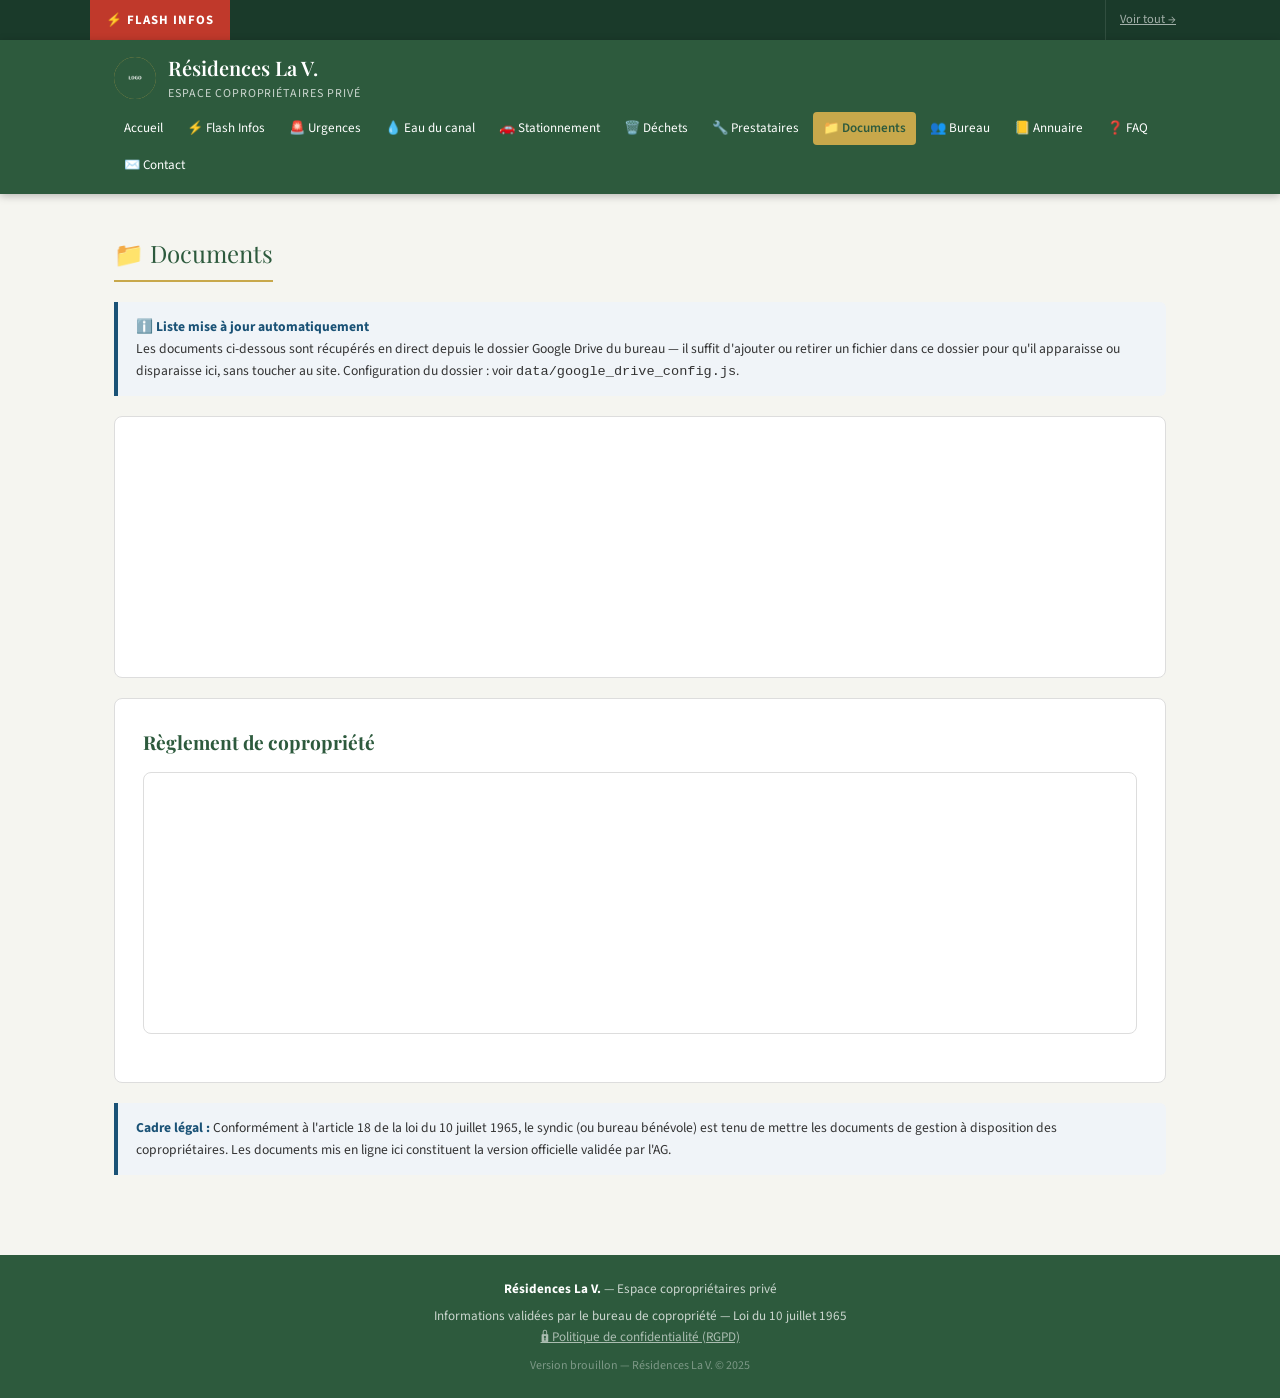
<file: documents.html>
<!DOCTYPE html>
<html lang="fr">
<head>
<meta charset="UTF-8">
<meta name="viewport" content="width=device-width, initial-scale=1.0">
<title>Documents — Résidences La V.</title>
<link href="https://fonts.googleapis.com/css2?family=Playfair+Display:wght@400;600&family=Source+Sans+3:wght@300;400;600&display=swap" rel="stylesheet">
<link rel="stylesheet" href="assets/css/style.css">
</head>
<body data-page="documents">

<!-- ════════════════════════════════════════════════════════════════
     BANDEAU FLASH INFOS
     Présent sur TOUTES les pages (copié-collé identique partout).
     Le contenu défilant (#flash-ticker) est rempli par
     assets/js/render.js -> render_flash_infos() au chargement de
     CHAQUE page (voir tout en bas de ce fichier).
     Pour modifier les infos qui défilent : onglet "flash_infos" du Google Sheet
     ════════════════════════════════════════════════════════════════ -->
<div class="flash-infos">
  <div class="flash-infos-inner">
    <div class="flash-label">⚡ Flash Infos</div>
    <div class="flash-items">
      <div class="flash-ticker skeleton" id="flash-ticker"></div>
    </div>
    <a class="flash-btn" href="flashinfos.html" title="Voir tous les Flash Infos">Voir tout →</a>
  </div>
</div>

<!-- ════════════════════════════════════════════════════════════════
     EN-TÊTE + MENU DE NAVIGATION
     Présent sur TOUTES les pages (copié-collé identique partout).
     Pour ajouter/retirer un lien de menu : modifier le bloc <nav>
     ci-dessous, DANS CHAQUE fichier .html (pas de fichier commun).
     Le lien de la page actuellement affichée porte class="active".
     ════════════════════════════════════════════════════════════════ -->
<header>
  <div class="header-inner">
    <div class="logo">
      <div class="logo-icon"><img src="assets/img/logo/logo.png" alt="Logo Résidences La V." class="logo-icon-img"></div>
      <div class="logo-text">
        <h1>Résidences La V.</h1>
        <p>Espace copropriétaires privé</p>
      </div>
    </div>
    <nav>
      <a href="index.html">Accueil</a>
      <a href="flashinfos.html">⚡ Flash Infos</a>
      <a href="urgences.html">🚨 Urgences</a>
      <a href="eau.html">💧 Eau du canal</a>
      <a href="stationnement.html">🚗 Stationnement</a>
      <a href="dechets.html">🗑️ Déchets</a>
      <a href="prestataires.html">🔧 Prestataires</a>
      <a href="documents.html" class="active">📁 Documents</a>
      <a href="bureau.html">👥 Bureau</a>
      <a href="annuaire.html">📒 Annuaire</a>
      <a href="faq.html">❓ FAQ</a>
      <a href="contact.html">✉️ Contact</a>
    </nav>
  </div>
</header>

<!-- ══════════════════ PAGE : DOCUMENTS ══════════════════ -->
<!-- Fichier : documents.html — modifiez uniquement le contenu ci-dessous pour cette page. -->
<div class="page active">
  <div class="section">
    <span class="section-titre">📁 Documents</span>

    <!-- Bloc : note explicative sur le fonctionnement dynamique de cette page -->
    <div style="background:#f0f4f8; border-left:4px solid var(--bleu); border-radius:0 6px 6px 0; padding:14px 18px; margin-bottom:20px; font-size:.85rem; color:#333;">
      <strong style="color:var(--bleu)">ℹ️ Liste mise à jour automatiquement</strong><br>
      Les documents ci-dessous sont récupérés en direct depuis le dossier Google Drive du
      bureau — il suffit d'ajouter ou retirer un fichier dans ce dossier pour qu'il
      apparaisse ou disparaisse ici, sans toucher au site. Configuration du dossier :
      voir <code>data/google_drive_config.js</code>.
    </div>

    <!-- Bloc : liste des documents, générée dynamiquement par
         render.js -> render_documents() à partir du dossier Google
         Drive configuré dans data/google_drive_config.js. Ne pas
         modifier le contenu de ce <div> à la main : il est remplacé
         à chaque chargement de la page. -->
    <div id="documents-contenu">
      <div class="skeleton" style="height:260px"></div>
    </div>

    <!-- Bloc : Règlement de copropriété — récupéré en direct depuis un AUTRE
         dossier Google Drive (voir data/google_drive_config.js ->
         dossier_id_reglements). Généré dynamiquement par
         render.js -> render_reglements(). Ne pas modifier le contenu de ce
         <div> à la main : il est remplacé à chaque chargement de la page. -->
    <div class="content-block">
      <h3>Règlement de copropriété</h3>
      <div id="reglements-contenu">
        <div class="skeleton" style="height:260px"></div>
      </div>
    </div>

    <div class="encadre-loi">
      <strong>Cadre légal :</strong> Conformément à l'article 18 de la loi du 10 juillet 1965, le syndic (ou bureau bénévole) est tenu de mettre les documents de gestion à disposition des copropriétaires. Les documents mis en ligne ici constituent la version officielle validée par l'AG.
    </div>
  </div>
</div>

<!-- ════════════════════════════════════════════════════════════════
     PIED DE PAGE
     Présent sur TOUTES les pages (copié-collé identique partout).
     ════════════════════════════════════════════════════════════════ -->
<footer>
  <p><strong>Résidences La V.</strong> — Espace copropriétaires privé</p>
  <p style="margin-top:6px">Informations validées par le bureau de copropriété — Loi du 10 juillet 1965<br>
  <a href="rgpd.html" style="cursor:pointer">🔒 Politique de confidentialité (RGPD)</a></p>
  <p style="margin-top:8px; opacity:.5; font-size:.75rem">Version brouillon — Résidences La V. © 2025</p>
</footer>


<!-- ════════════════════════════════════════════════════════════════
     SCRIPTS
     1. data/google_sheet_config.js -> identifiant du Google Sheet
                                 contenant toutes les données du site
                                 (voir ce fichier pour la configuration)
     2. data/google_drive_config.js -> identifiant du dossier Google
                                 Drive affiché sur la page Documents
     3. assets/js/data.js    -> accès aux données (lecture du Google
                                 Sheet ci-dessus, onglet par onglet)
     4. assets/js/render.js  -> gabarits HTML pour chaque bloc dynamique
     5. assets/js/app.js     -> FAQ, formulaires, chargement des données
                                 de LA PAGE COURANTE (voir data-page sur
                                 la balise <body> en haut de ce fichier)
     Ces 5 lignes doivent être présentes, identiques, sur CHAQUE page
     du site.
     ════════════════════════════════════════════════════════════════ -->
<script src="data/google_sheet_config.js"></script>
<script src="data/google_drive_config.js"></script>

<script src="assets/js/data.js"></script>
<script src="assets/js/render.js"></script>
<script src="assets/js/app.js"></script>
</body>
</html>
</file>
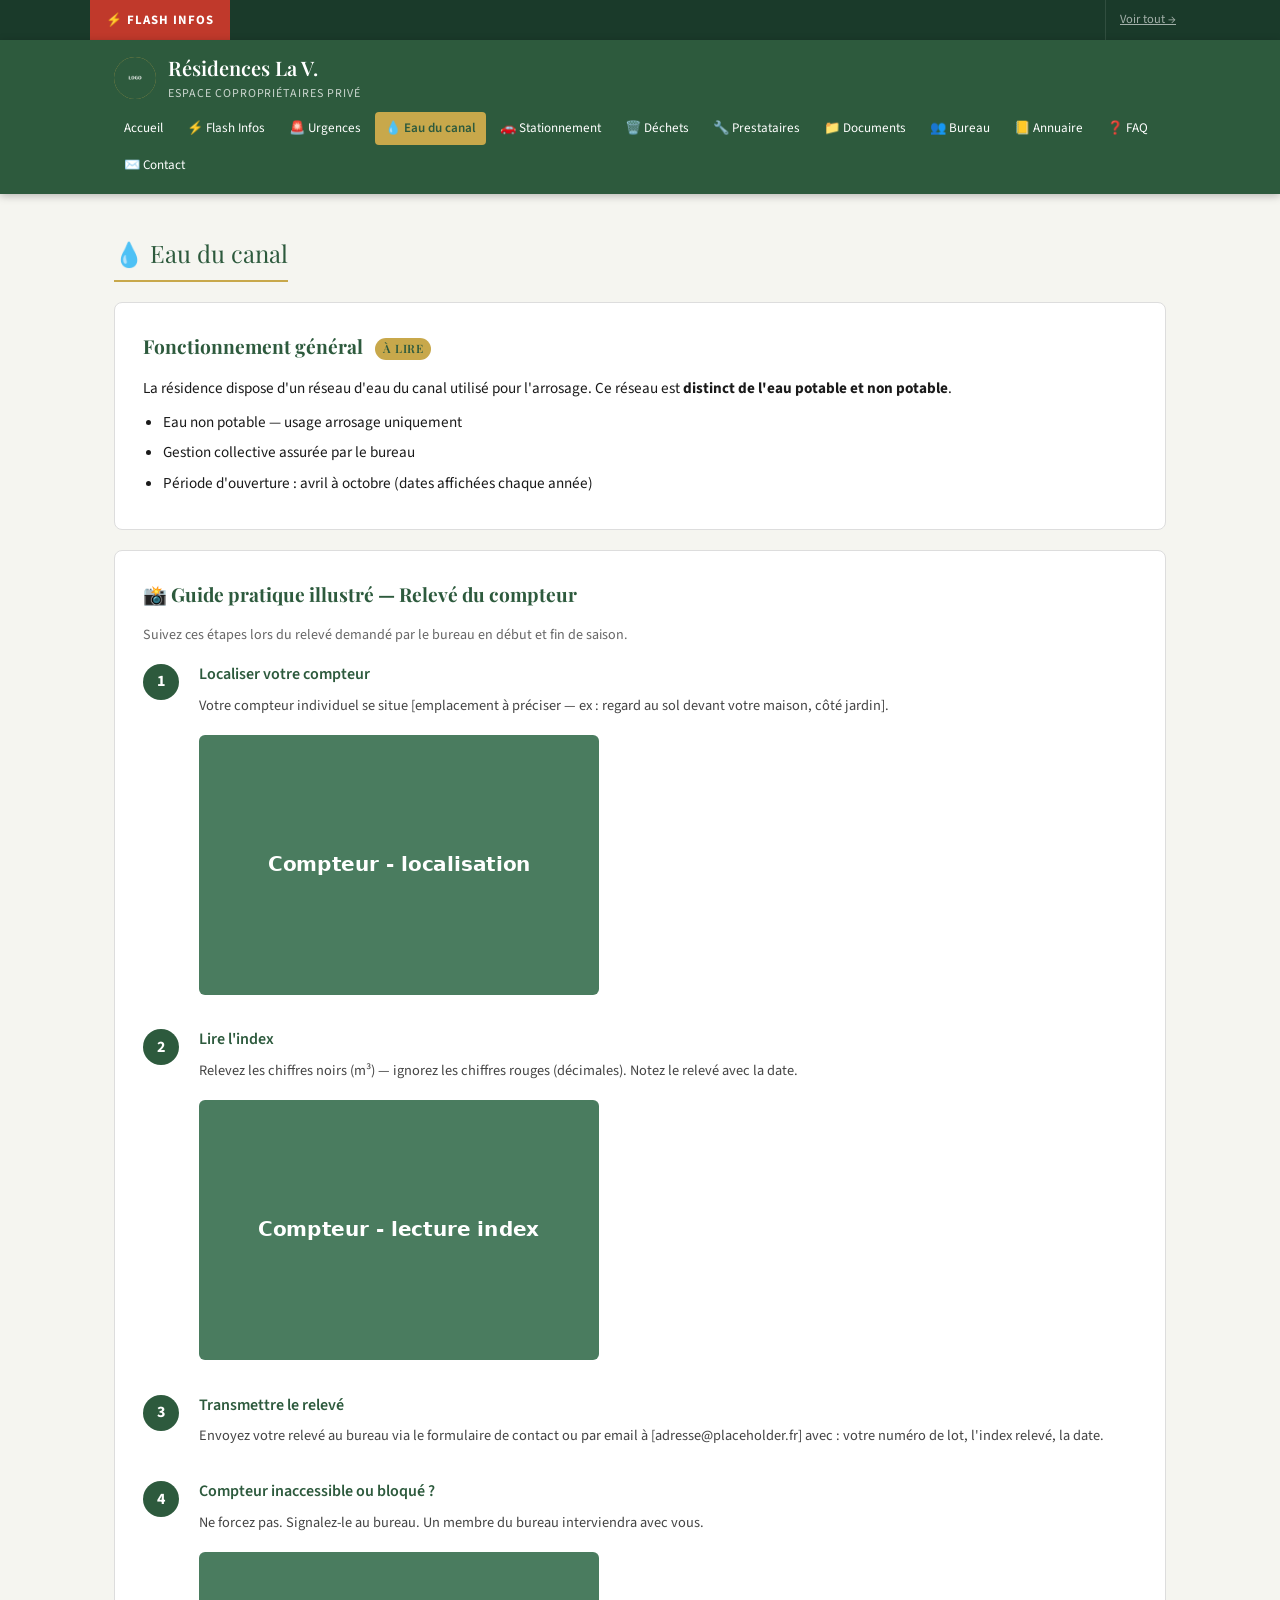
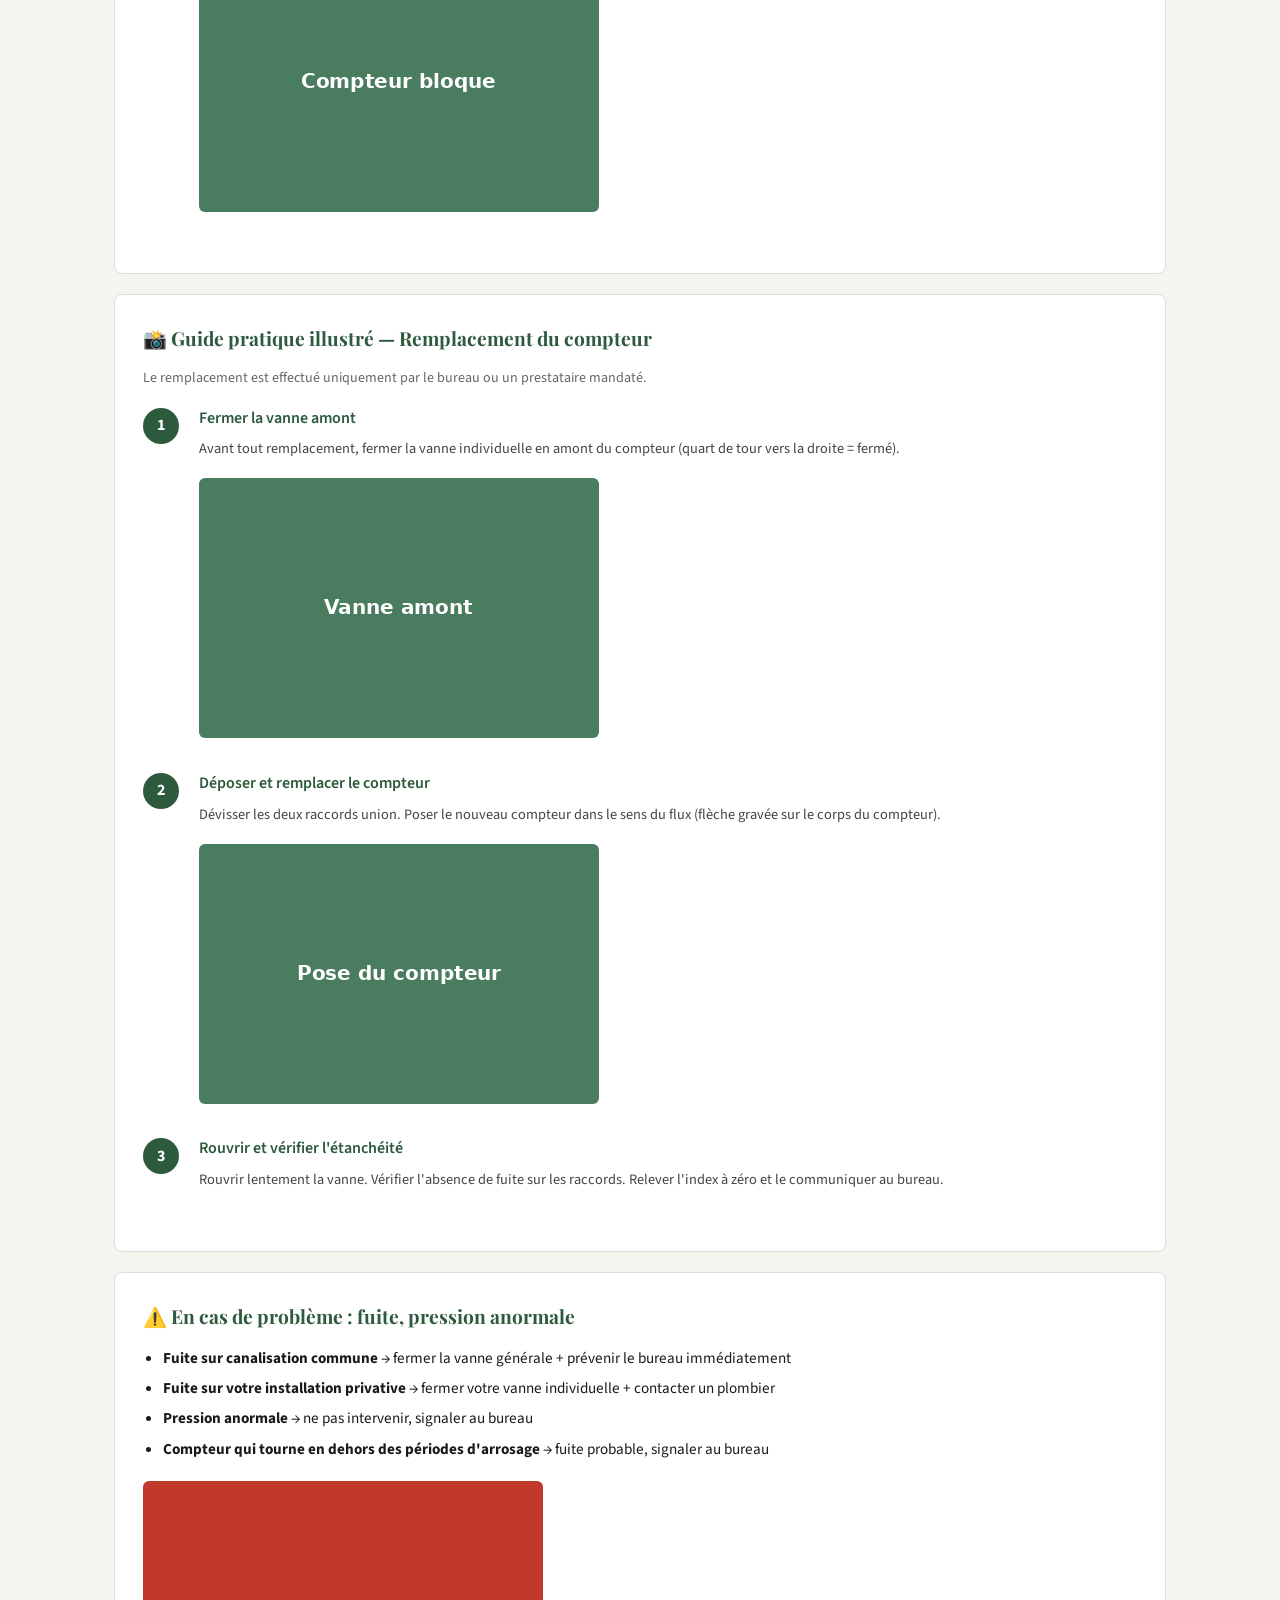
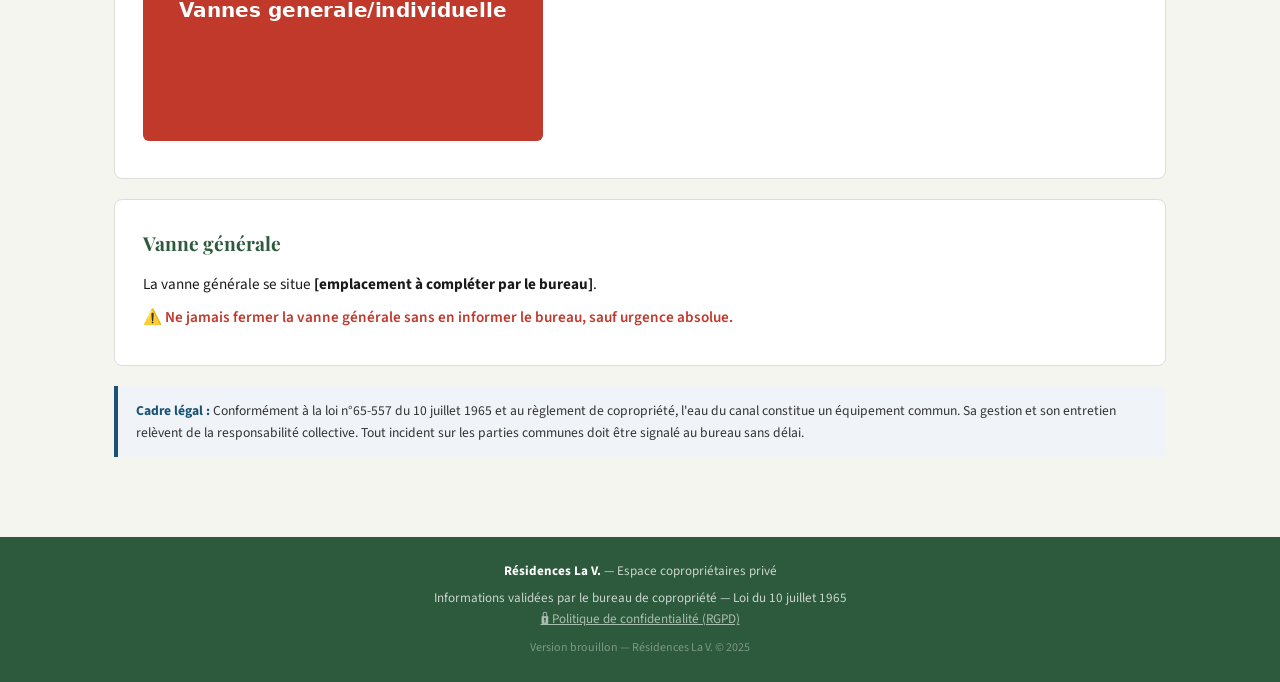
<file: eau.html>
<!DOCTYPE html>
<html lang="fr">
<head>
<meta charset="UTF-8">
<meta name="viewport" content="width=device-width, initial-scale=1.0">
<title>Eau du canal — Résidences La V.</title>
<link href="https://fonts.googleapis.com/css2?family=Playfair+Display:wght@400;600&family=Source+Sans+3:wght@300;400;600&display=swap" rel="stylesheet">
<link rel="stylesheet" href="assets/css/style.css">
</head>
<body data-page="eau">

<!-- ════════════════════════════════════════════════════════════════
     BANDEAU FLASH INFOS
     Présent sur TOUTES les pages (copié-collé identique partout).
     Le contenu défilant (#flash-ticker) est rempli par
     assets/js/render.js -> render_flash_infos() au chargement de
     CHAQUE page (voir tout en bas de ce fichier).
     Pour modifier les infos qui défilent : onglet "flash_infos" du Google Sheet
     ════════════════════════════════════════════════════════════════ -->
<div class="flash-infos">
  <div class="flash-infos-inner">
    <div class="flash-label">⚡ Flash Infos</div>
    <div class="flash-items">
      <div class="flash-ticker skeleton" id="flash-ticker"></div>
    </div>
    <a class="flash-btn" href="flashinfos.html" title="Voir tous les Flash Infos">Voir tout →</a>
  </div>
</div>

<!-- ════════════════════════════════════════════════════════════════
     EN-TÊTE + MENU DE NAVIGATION
     Présent sur TOUTES les pages (copié-collé identique partout).
     Pour ajouter/retirer un lien de menu : modifier le bloc <nav>
     ci-dessous, DANS CHAQUE fichier .html (pas de fichier commun).
     Le lien de la page actuellement affichée porte class="active".
     ════════════════════════════════════════════════════════════════ -->
<header>
  <div class="header-inner">
    <div class="logo">
      <div class="logo-icon"><img src="assets/img/logo/logo.png" alt="Logo Résidences La V." class="logo-icon-img"></div>
      <div class="logo-text">
        <h1>Résidences La V.</h1>
        <p>Espace copropriétaires privé</p>
      </div>
    </div>
    <nav>
      <a href="index.html">Accueil</a>
      <a href="flashinfos.html">⚡ Flash Infos</a>
      <a href="urgences.html">🚨 Urgences</a>
      <a href="eau.html" class="active">💧 Eau du canal</a>
      <a href="stationnement.html">🚗 Stationnement</a>
      <a href="dechets.html">🗑️ Déchets</a>
      <a href="prestataires.html">🔧 Prestataires</a>
      <a href="documents.html">📁 Documents</a>
      <a href="bureau.html">👥 Bureau</a>
      <a href="annuaire.html">📒 Annuaire</a>
      <a href="faq.html">❓ FAQ</a>
      <a href="contact.html">✉️ Contact</a>
    </nav>
  </div>
</header>

<!-- ══════════════════ PAGE : EAU DU CANAL ══════════════════ -->
<!-- Fichier : eau.html — modifiez uniquement le contenu ci-dessous pour cette page. -->
<div class="page active">
  <div class="section">
    <span class="section-titre">💧 Eau du canal</span>

    <!-- Bloc : Fonctionnement général À lire — modifiez le texte ci-dessous directement dans ce fichier -->
        <div class="content-block">
      <h3>Fonctionnement général <span class="tag tag-or">À lire</span></h3>
      <p>La résidence dispose d'un réseau d'eau du canal utilisé pour l'arrosage. Ce réseau est <strong>distinct de l'eau potable et non potable</strong>.</p>
      <ul style="margin-top:10px">
        <li>Eau non potable — usage arrosage uniquement</li>
        <li>Gestion collective assurée par le bureau</li>
        <li>Période d'ouverture : avril à octobre (dates affichées chaque année)</li>
      </ul>
    </div>

    <!-- Bloc : 📸 Guide pratique illustré — Relevé du compteur — modifiez le texte ci-dessous directement dans ce fichier -->
        <div class="content-block">
      <h3>📸 Guide pratique illustré — Relevé du compteur</h3>
      <p style="font-size:.88rem; color:#666; margin-bottom:16px">Suivez ces étapes lors du relevé demandé par le bureau en début et fin de saison.</p>

      <div class="etape">
        <div class="etape-num">1</div>
        <div class="etape-contenu">
          <h4>Localiser votre compteur</h4>
          <p>Votre compteur individuel se situe [emplacement à préciser — ex : regard au sol devant votre maison, côté jardin].</p>
          <img src="assets/img/guide-eau/releve-1-localiser.png" alt="Exemple de regard compteur ouvert" style="width:100%; max-width:400px; border-radius:6px; margin-top:10px">
        </div>
      </div>

      <div class="etape">
        <div class="etape-num">2</div>
        <div class="etape-contenu">
          <h4>Lire l'index</h4>
          <p>Relevez les chiffres noirs (m³) — ignorez les chiffres rouges (décimales). Notez le relevé avec la date.</p>
          <img src="assets/img/guide-eau/releve-2-index.png" alt="Gros plan cadran compteur - lecture chiffres noirs" style="width:100%; max-width:400px; border-radius:6px; margin-top:10px">
        </div>
      </div>

      <div class="etape">
        <div class="etape-num">3</div>
        <div class="etape-contenu">
          <h4>Transmettre le relevé</h4>
          <p>Envoyez votre relevé au bureau via le formulaire de contact ou par email à [adresse@placeholder.fr] avec : votre numéro de lot, l'index relevé, la date.</p>
        </div>
      </div>

      <div class="etape">
        <div class="etape-num">4</div>
        <div class="etape-contenu">
          <h4>Compteur inaccessible ou bloqué ?</h4>
          <p>Ne forcez pas. Signalez-le au bureau. Un membre du bureau interviendra avec vous.</p>
          <img src="assets/img/guide-eau/releve-4-bloque.png" alt="Exemple compteur bloqué ou regard inondé" style="width:100%; max-width:400px; border-radius:6px; margin-top:10px">
        </div>
      </div>
    </div>

    <!-- Bloc : 📸 Guide pratique illustré — Remplacement du compteur — modifiez le texte ci-dessous directement dans ce fichier -->
        <div class="content-block">
      <h3>📸 Guide pratique illustré — Remplacement du compteur</h3>
      <p style="font-size:.88rem; color:#666; margin-bottom:16px">Le remplacement est effectué uniquement par le bureau ou un prestataire mandaté.</p>

      <div class="etape">
        <div class="etape-num">1</div>
        <div class="etape-contenu">
          <h4>Fermer la vanne amont</h4>
          <p>Avant tout remplacement, fermer la vanne individuelle en amont du compteur (quart de tour vers la droite = fermé).</p>
          <img src="assets/img/guide-eau/remplacement-1-vanne.png" alt="Vanne individuelle - position ouverte ou fermée" style="width:100%; max-width:400px; border-radius:6px; margin-top:10px">
        </div>
      </div>

      <div class="etape">
        <div class="etape-num">2</div>
        <div class="etape-contenu">
          <h4>Déposer et remplacer le compteur</h4>
          <p>Dévisser les deux raccords union. Poser le nouveau compteur dans le sens du flux (flèche gravée sur le corps du compteur).</p>
          <img src="assets/img/guide-eau/remplacement-2-pose.png" alt="Sens de pose - flèche flux sur compteur" style="width:100%; max-width:400px; border-radius:6px; margin-top:10px">
        </div>
      </div>

      <div class="etape">
        <div class="etape-num">3</div>
        <div class="etape-contenu">
          <h4>Rouvrir et vérifier l'étanchéité</h4>
          <p>Rouvrir lentement la vanne. Vérifier l'absence de fuite sur les raccords. Relever l'index à zéro et le communiquer au bureau.</p>
        </div>
      </div>
    </div>

    <!-- Bloc : ⚠️ En cas de problème : fuite, pression anormale — modifiez le texte ci-dessous directement dans ce fichier -->
        <div class="content-block">
      <h3>⚠️ En cas de problème : fuite, pression anormale</h3>
      <ul>
        <li><strong>Fuite sur canalisation commune</strong> → fermer la vanne générale + prévenir le bureau immédiatement</li>
        <li><strong>Fuite sur votre installation privative</strong> → fermer votre vanne individuelle + contacter un plombier</li>
        <li><strong>Pression anormale</strong> → ne pas intervenir, signaler au bureau</li>
        <li><strong>Compteur qui tourne en dehors des périodes d'arrosage</strong> → fuite probable, signaler au bureau</li>
      </ul>
      <img src="assets/img/guide-eau/incident-vannes.png" alt="Localisation vanne générale et vanne individuelle type" style="width:100%; max-width:400px; border-radius:6px; margin-top:14px">
    </div>

    <!-- Bloc : Vanne générale — modifiez le texte ci-dessous directement dans ce fichier -->
        <div class="content-block">
      <h3>Vanne générale</h3>
      <p>La vanne générale se situe <strong>[emplacement à compléter par le bureau]</strong>.</p>
      <p style="margin-top:8px; color: var(--rouge); font-weight:600">⚠️ Ne jamais fermer la vanne générale sans en informer le bureau, sauf urgence absolue.</p>
    </div>

    <div class="encadre-loi">
      <strong>Cadre légal :</strong> Conformément à la loi n°65-557 du 10 juillet 1965 et au règlement de copropriété, l'eau du canal constitue un équipement commun. Sa gestion et son entretien relèvent de la responsabilité collective. Tout incident sur les parties communes doit être signalé au bureau sans délai.
    </div>
  </div>
</div>

<!-- ════════════════════════════════════════════════════════════════
     PIED DE PAGE
     Présent sur TOUTES les pages (copié-collé identique partout).
     ════════════════════════════════════════════════════════════════ -->
<footer>
  <p><strong>Résidences La V.</strong> — Espace copropriétaires privé</p>
  <p style="margin-top:6px">Informations validées par le bureau de copropriété — Loi du 10 juillet 1965<br>
  <a href="rgpd.html" style="cursor:pointer">🔒 Politique de confidentialité (RGPD)</a></p>
  <p style="margin-top:8px; opacity:.5; font-size:.75rem">Version brouillon — Résidences La V. © 2025</p>
</footer>


<!-- ════════════════════════════════════════════════════════════════
     SCRIPTS
     1. data/google_sheet_config.js -> identifiant du Google Sheet
                                 contenant toutes les données du site
                                 (voir ce fichier pour la configuration)
     2. data/google_drive_config.js -> identifiant du dossier Google
                                 Drive affiché sur la page Documents
     3. assets/js/data.js    -> accès aux données (lecture du Google
                                 Sheet ci-dessus, onglet par onglet)
     4. assets/js/render.js  -> gabarits HTML pour chaque bloc dynamique
     5. assets/js/app.js     -> FAQ, formulaires, chargement des données
                                 de LA PAGE COURANTE (voir data-page sur
                                 la balise <body> en haut de ce fichier)
     Ces 5 lignes doivent être présentes, identiques, sur CHAQUE page
     du site.
     ════════════════════════════════════════════════════════════════ -->
<script src="data/google_sheet_config.js"></script>
<script src="data/google_drive_config.js"></script>

<script src="assets/js/data.js"></script>
<script src="assets/js/render.js"></script>
<script src="assets/js/app.js"></script>
</body>
</html>
</file>
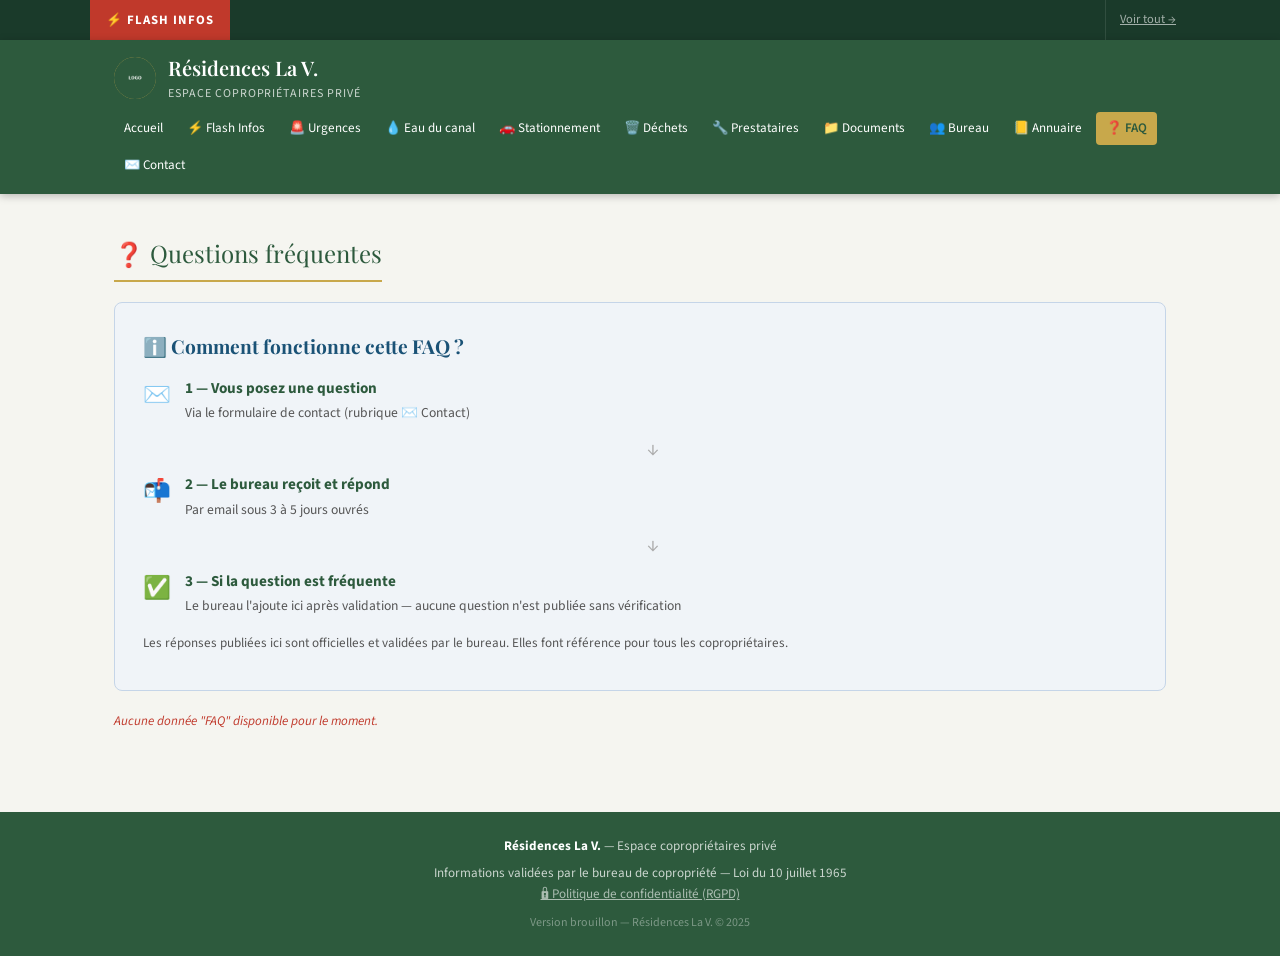
<file: faq.html>
<!DOCTYPE html>
<html lang="fr">
<head>
<meta charset="UTF-8">
<meta name="viewport" content="width=device-width, initial-scale=1.0">
<title>Questions fréquentes — Résidences La V.</title>
<link href="https://fonts.googleapis.com/css2?family=Playfair+Display:wght@400;600&family=Source+Sans+3:wght@300;400;600&display=swap" rel="stylesheet">
<link rel="stylesheet" href="assets/css/style.css">
</head>
<body data-page="faq">

<!-- ════════════════════════════════════════════════════════════════
     BANDEAU FLASH INFOS
     Présent sur TOUTES les pages (copié-collé identique partout).
     Le contenu défilant (#flash-ticker) est rempli par
     assets/js/render.js -> render_flash_infos() au chargement de
     CHAQUE page (voir tout en bas de ce fichier).
     Pour modifier les infos qui défilent : onglet "flash_infos" du Google Sheet
     ════════════════════════════════════════════════════════════════ -->
<div class="flash-infos">
  <div class="flash-infos-inner">
    <div class="flash-label">⚡ Flash Infos</div>
    <div class="flash-items">
      <div class="flash-ticker skeleton" id="flash-ticker"></div>
    </div>
    <a class="flash-btn" href="flashinfos.html" title="Voir tous les Flash Infos">Voir tout →</a>
  </div>
</div>

<!-- ════════════════════════════════════════════════════════════════
     EN-TÊTE + MENU DE NAVIGATION
     Présent sur TOUTES les pages (copié-collé identique partout).
     Pour ajouter/retirer un lien de menu : modifier le bloc <nav>
     ci-dessous, DANS CHAQUE fichier .html (pas de fichier commun).
     Le lien de la page actuellement affichée porte class="active".
     ════════════════════════════════════════════════════════════════ -->
<header>
  <div class="header-inner">
    <div class="logo">
      <div class="logo-icon"><img src="assets/img/logo/logo.png" alt="Logo Résidences La V." class="logo-icon-img"></div>
      <div class="logo-text">
        <h1>Résidences La V.</h1>
        <p>Espace copropriétaires privé</p>
      </div>
    </div>
    <nav>
      <a href="index.html">Accueil</a>
      <a href="flashinfos.html">⚡ Flash Infos</a>
      <a href="urgences.html">🚨 Urgences</a>
      <a href="eau.html">💧 Eau du canal</a>
      <a href="stationnement.html">🚗 Stationnement</a>
      <a href="dechets.html">🗑️ Déchets</a>
      <a href="prestataires.html">🔧 Prestataires</a>
      <a href="documents.html">📁 Documents</a>
      <a href="bureau.html">👥 Bureau</a>
      <a href="annuaire.html">📒 Annuaire</a>
      <a href="faq.html" class="active">❓ FAQ</a>
      <a href="contact.html">✉️ Contact</a>
    </nav>
  </div>
</header>

<!-- ══════════════════ PAGE : QUESTIONS FRÉQUENTES ══════════════════ -->
<!-- Fichier : faq.html — modifiez uniquement le contenu ci-dessous pour cette page. -->
<div class="page active">
  <div class="section">
    <span class="section-titre">❓ Questions fréquentes</span>

    <!-- Bloc : ℹ️ Comment fonctionne cette FAQ ? — modifiez le texte ci-dessous directement dans ce fichier -->
        <div class="content-block" style="background:#f0f4f8; border-color: #c5d5e8;">
      <h3 style="color:var(--bleu)">ℹ️ Comment fonctionne cette FAQ ?</h3>
      <div class="flux-etape">
        <div class="flux-icon">✉️</div>
        <div class="flux-texte"><strong>1 — Vous posez une question</strong><span>Via le formulaire de contact (rubrique ✉️ Contact)</span></div>
      </div>
      <div class="flux-arrow">↓</div>
      <div class="flux-etape">
        <div class="flux-icon">📬</div>
        <div class="flux-texte"><strong>2 — Le bureau reçoit et répond</strong><span>Par email sous 3 à 5 jours ouvrés</span></div>
      </div>
      <div class="flux-arrow">↓</div>
      <div class="flux-etape">
        <div class="flux-icon">✅</div>
        <div class="flux-texte"><strong>3 — Si la question est fréquente</strong><span>Le bureau l'ajoute ici après validation — aucune question n'est publiée sans vérification</span></div>
      </div>
      <p style="font-size:.82rem; color:#555; margin-top:8px">Les réponses publiées ici sont officielles et validées par le bureau. Elles font référence pour tous les copropriétaires.</p>
    </div>

    <div id="faq-contenu">
      <div class="skeleton" style="height:100px; margin-bottom:16px"></div>
      <div class="skeleton" style="height:100px"></div>
    </div>
  </div>
</div>

<!-- ════════════════════════════════════════════════════════════════
     PIED DE PAGE
     Présent sur TOUTES les pages (copié-collé identique partout).
     ════════════════════════════════════════════════════════════════ -->
<footer>
  <p><strong>Résidences La V.</strong> — Espace copropriétaires privé</p>
  <p style="margin-top:6px">Informations validées par le bureau de copropriété — Loi du 10 juillet 1965<br>
  <a href="rgpd.html" style="cursor:pointer">🔒 Politique de confidentialité (RGPD)</a></p>
  <p style="margin-top:8px; opacity:.5; font-size:.75rem">Version brouillon — Résidences La V. © 2025</p>
</footer>


<!-- ════════════════════════════════════════════════════════════════
     SCRIPTS
     1. data/google_sheet_config.js -> identifiant du Google Sheet
                                 contenant toutes les données du site
                                 (voir ce fichier pour la configuration)
     2. data/google_drive_config.js -> identifiant du dossier Google
                                 Drive affiché sur la page Documents
     3. assets/js/data.js    -> accès aux données (lecture du Google
                                 Sheet ci-dessus, onglet par onglet)
     4. assets/js/render.js  -> gabarits HTML pour chaque bloc dynamique
     5. assets/js/app.js     -> FAQ, formulaires, chargement des données
                                 de LA PAGE COURANTE (voir data-page sur
                                 la balise <body> en haut de ce fichier)
     Ces 5 lignes doivent être présentes, identiques, sur CHAQUE page
     du site.
     ════════════════════════════════════════════════════════════════ -->
<script src="data/google_sheet_config.js"></script>
<script src="data/google_drive_config.js"></script>

<script src="assets/js/data.js"></script>
<script src="assets/js/render.js"></script>
<script src="assets/js/app.js"></script>
</body>
</html>
</file>
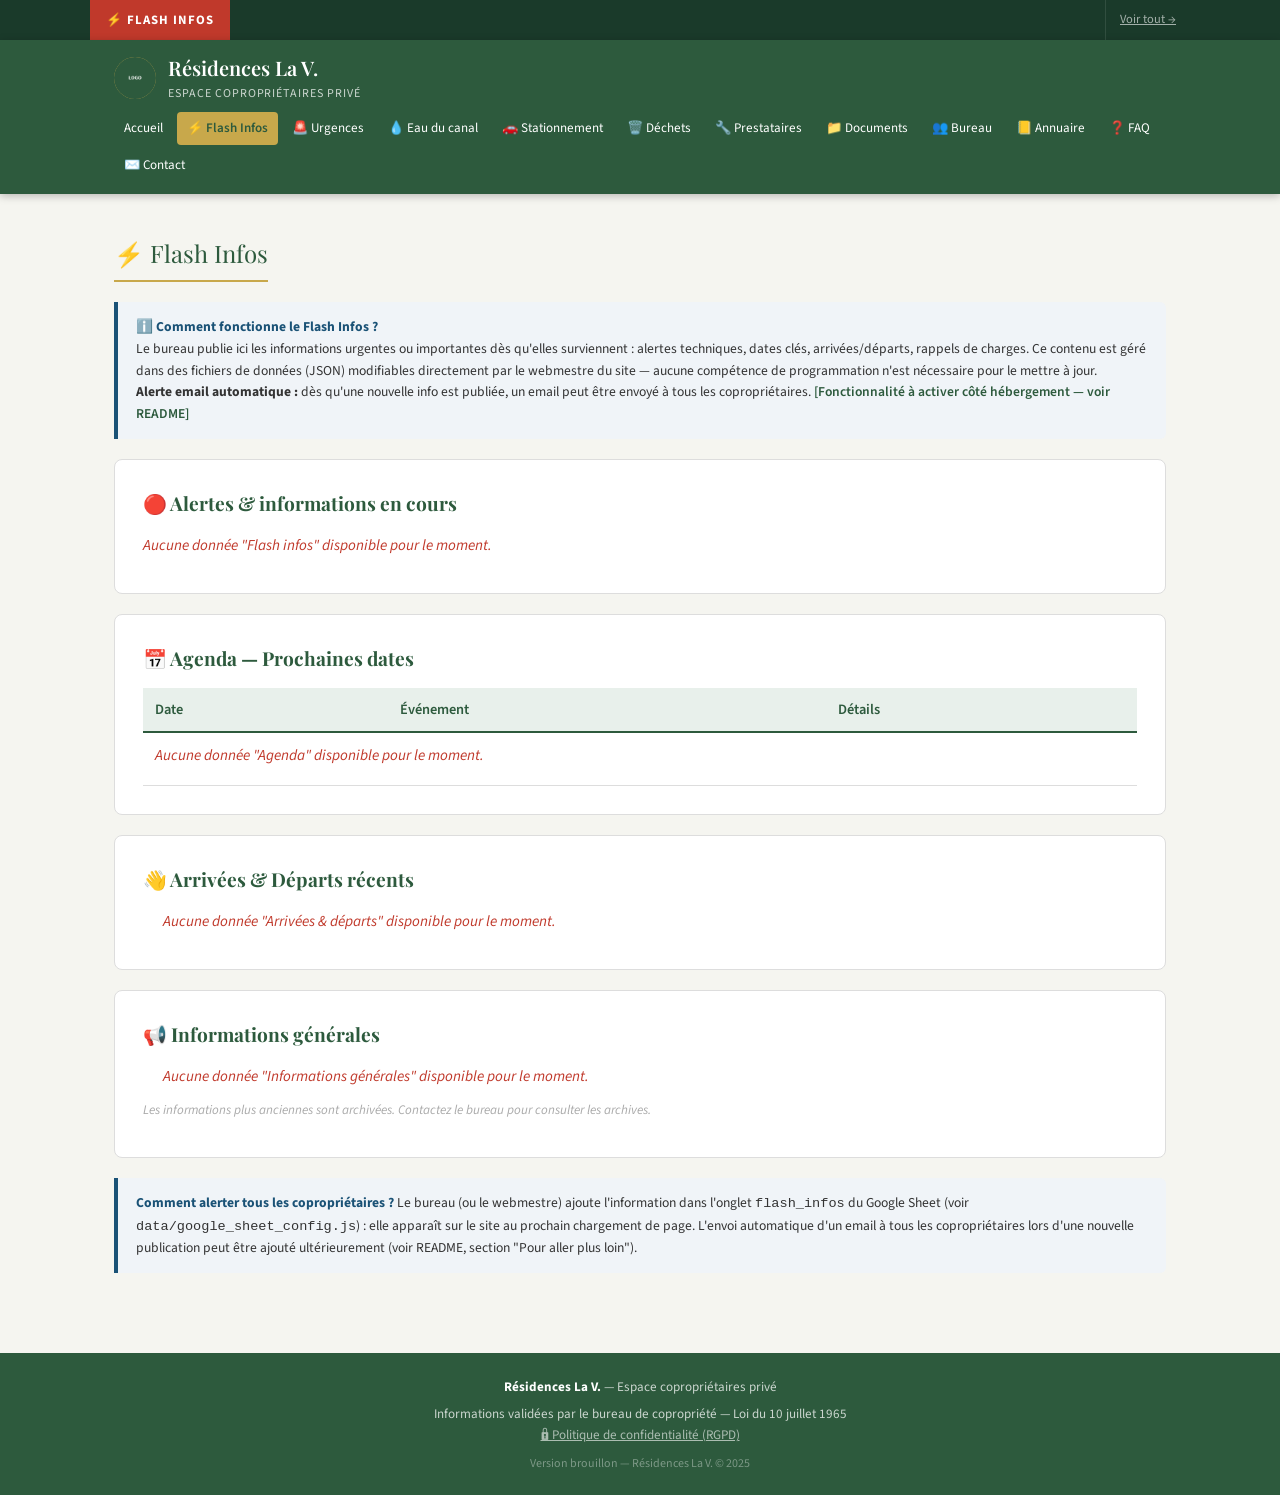
<file: flashinfos.html>
<!DOCTYPE html>
<html lang="fr">
<head>
<meta charset="UTF-8">
<meta name="viewport" content="width=device-width, initial-scale=1.0">
<title>Flash Infos — Résidences La V.</title>
<link href="https://fonts.googleapis.com/css2?family=Playfair+Display:wght@400;600&family=Source+Sans+3:wght@300;400;600&display=swap" rel="stylesheet">
<link rel="stylesheet" href="assets/css/style.css">
</head>
<body data-page="flashinfos">

<!-- ════════════════════════════════════════════════════════════════
     BANDEAU FLASH INFOS
     Présent sur TOUTES les pages (copié-collé identique partout).
     Le contenu défilant (#flash-ticker) est rempli par
     assets/js/render.js -> render_flash_infos() au chargement de
     CHAQUE page (voir tout en bas de ce fichier).
     Pour modifier les infos qui défilent : onglet "flash_infos" du Google Sheet
     ════════════════════════════════════════════════════════════════ -->
<div class="flash-infos">
  <div class="flash-infos-inner">
    <div class="flash-label">⚡ Flash Infos</div>
    <div class="flash-items">
      <div class="flash-ticker skeleton" id="flash-ticker"></div>
    </div>
    <a class="flash-btn" href="flashinfos.html" title="Voir tous les Flash Infos">Voir tout →</a>
  </div>
</div>

<!-- ════════════════════════════════════════════════════════════════
     EN-TÊTE + MENU DE NAVIGATION
     Présent sur TOUTES les pages (copié-collé identique partout).
     Pour ajouter/retirer un lien de menu : modifier le bloc <nav>
     ci-dessous, DANS CHAQUE fichier .html (pas de fichier commun).
     Le lien de la page actuellement affichée porte class="active".
     ════════════════════════════════════════════════════════════════ -->
<header>
  <div class="header-inner">
    <div class="logo">
      <div class="logo-icon"><img src="assets/img/logo/logo.png" alt="Logo Résidences La V." class="logo-icon-img"></div>
      <div class="logo-text">
        <h1>Résidences La V.</h1>
        <p>Espace copropriétaires privé</p>
      </div>
    </div>
    <nav>
      <a href="index.html">Accueil</a>
      <a href="flashinfos.html" class="active">⚡ Flash Infos</a>
      <a href="urgences.html">🚨 Urgences</a>
      <a href="eau.html">💧 Eau du canal</a>
      <a href="stationnement.html">🚗 Stationnement</a>
      <a href="dechets.html">🗑️ Déchets</a>
      <a href="prestataires.html">🔧 Prestataires</a>
      <a href="documents.html">📁 Documents</a>
      <a href="bureau.html">👥 Bureau</a>
      <a href="annuaire.html">📒 Annuaire</a>
      <a href="faq.html">❓ FAQ</a>
      <a href="contact.html">✉️ Contact</a>
    </nav>
  </div>
</header>

<!-- ══════════════════ PAGE : FLASH INFOS ══════════════════ -->
<!-- Fichier : flashinfos.html — modifiez uniquement le contenu ci-dessous pour cette page. -->
<div class="page active">
  <div class="section">
    <span class="section-titre">⚡ Flash Infos</span>

    <div style="background:#f0f4f8; border-left:4px solid var(--bleu); border-radius:0 6px 6px 0; padding:14px 18px; margin-bottom:20px; font-size:.85rem; color:#333;">
      <strong style="color:var(--bleu)">ℹ️ Comment fonctionne le Flash Infos ?</strong><br>
      Le bureau publie ici les informations urgentes ou importantes dès qu'elles surviennent : alertes techniques, dates clés, arrivées/départs, rappels de charges. Ce contenu est géré dans des fichiers de données (JSON) modifiables directement par le webmestre du site — aucune compétence de programmation n'est nécessaire pour le mettre à jour.<br>
      <strong>Alerte email automatique :</strong> dès qu'une nouvelle info est publiée, un email peut être envoyé à tous les copropriétaires. <span style="color:var(--vert); font-weight:600">[Fonctionnalité à activer côté hébergement — voir README]</span>
    </div>

    <!-- Bloc : 🔴 Alertes & informations en cours — modifiez le texte ci-dessous directement dans ce fichier -->
        <div class="content-block">
      <h3>🔴 Alertes & informations en cours</h3>
      <div id="flashinfos-liste"><div class="skeleton" style="height:80px"></div></div>
    </div>

    <!-- Bloc : 📅 Agenda — Prochaines dates — modifiez le texte ci-dessous directement dans ce fichier -->
        <div class="content-block">
      <h3>📅 Agenda — Prochaines dates</h3>
      <table class="docs-table">
        <thead><tr><th>Date</th><th>Événement</th><th>Détails</th></tr></thead>
        <tbody id="agenda-corps">
          <tr><td colspan="3"><div class="skeleton" style="height:18px"></div></td></tr>
        </tbody>
      </table>
    </div>

    <!-- Bloc : 👋 Arrivées & Départs récents — modifiez le texte ci-dessous directement dans ce fichier -->
        <div class="content-block">
      <h3>👋 Arrivées & Départs récents</h3>
      <ul id="arrivees-departs-liste">
        <li class="skeleton" style="height:18px; list-style:none"></li>
      </ul>
    </div>

    <!-- Bloc : 📢 Informations générales — modifiez le texte ci-dessous directement dans ce fichier -->
        <div class="content-block">
      <h3>📢 Informations générales</h3>
      <ul id="infos-generales-liste">
        <li class="skeleton" style="height:18px; list-style:none"></li>
      </ul>
      <p style="font-size:.82rem; color:#aaa; margin-top:12px; font-style:italic">Les informations plus anciennes sont archivées. Contactez le bureau pour consulter les archives.</p>
    </div>

    <div class="encadre-loi">
      <strong>Comment alerter tous les copropriétaires ?</strong> Le bureau (ou le webmestre) ajoute l'information dans l'onglet <code>flash_infos</code> du Google Sheet (voir <code>data/google_sheet_config.js</code>) : elle apparaît sur le site au prochain chargement de page. L'envoi automatique d'un email à tous les copropriétaires lors d'une nouvelle publication peut être ajouté ultérieurement (voir README, section "Pour aller plus loin").
    </div>
  </div>
</div>

<!-- ════════════════════════════════════════════════════════════════
     PIED DE PAGE
     Présent sur TOUTES les pages (copié-collé identique partout).
     ════════════════════════════════════════════════════════════════ -->
<footer>
  <p><strong>Résidences La V.</strong> — Espace copropriétaires privé</p>
  <p style="margin-top:6px">Informations validées par le bureau de copropriété — Loi du 10 juillet 1965<br>
  <a href="rgpd.html" style="cursor:pointer">🔒 Politique de confidentialité (RGPD)</a></p>
  <p style="margin-top:8px; opacity:.5; font-size:.75rem">Version brouillon — Résidences La V. © 2025</p>
</footer>


<!-- ════════════════════════════════════════════════════════════════
     SCRIPTS
     1. data/google_sheet_config.js -> identifiant du Google Sheet
                                 contenant toutes les données du site
                                 (voir ce fichier pour la configuration)
     2. data/google_drive_config.js -> identifiant du dossier Google
                                 Drive affiché sur la page Documents
     3. assets/js/data.js    -> accès aux données (lecture du Google
                                 Sheet ci-dessus, onglet par onglet)
     4. assets/js/render.js  -> gabarits HTML pour chaque bloc dynamique
     5. assets/js/app.js     -> FAQ, formulaires, chargement des données
                                 de LA PAGE COURANTE (voir data-page sur
                                 la balise <body> en haut de ce fichier)
     Ces 5 lignes doivent être présentes, identiques, sur CHAQUE page
     du site.
     ════════════════════════════════════════════════════════════════ -->
<script src="data/google_sheet_config.js"></script>
<script src="data/google_drive_config.js"></script>

<script src="assets/js/data.js"></script>
<script src="assets/js/render.js"></script>
<script src="assets/js/app.js"></script>
</body>
</html>
</file>
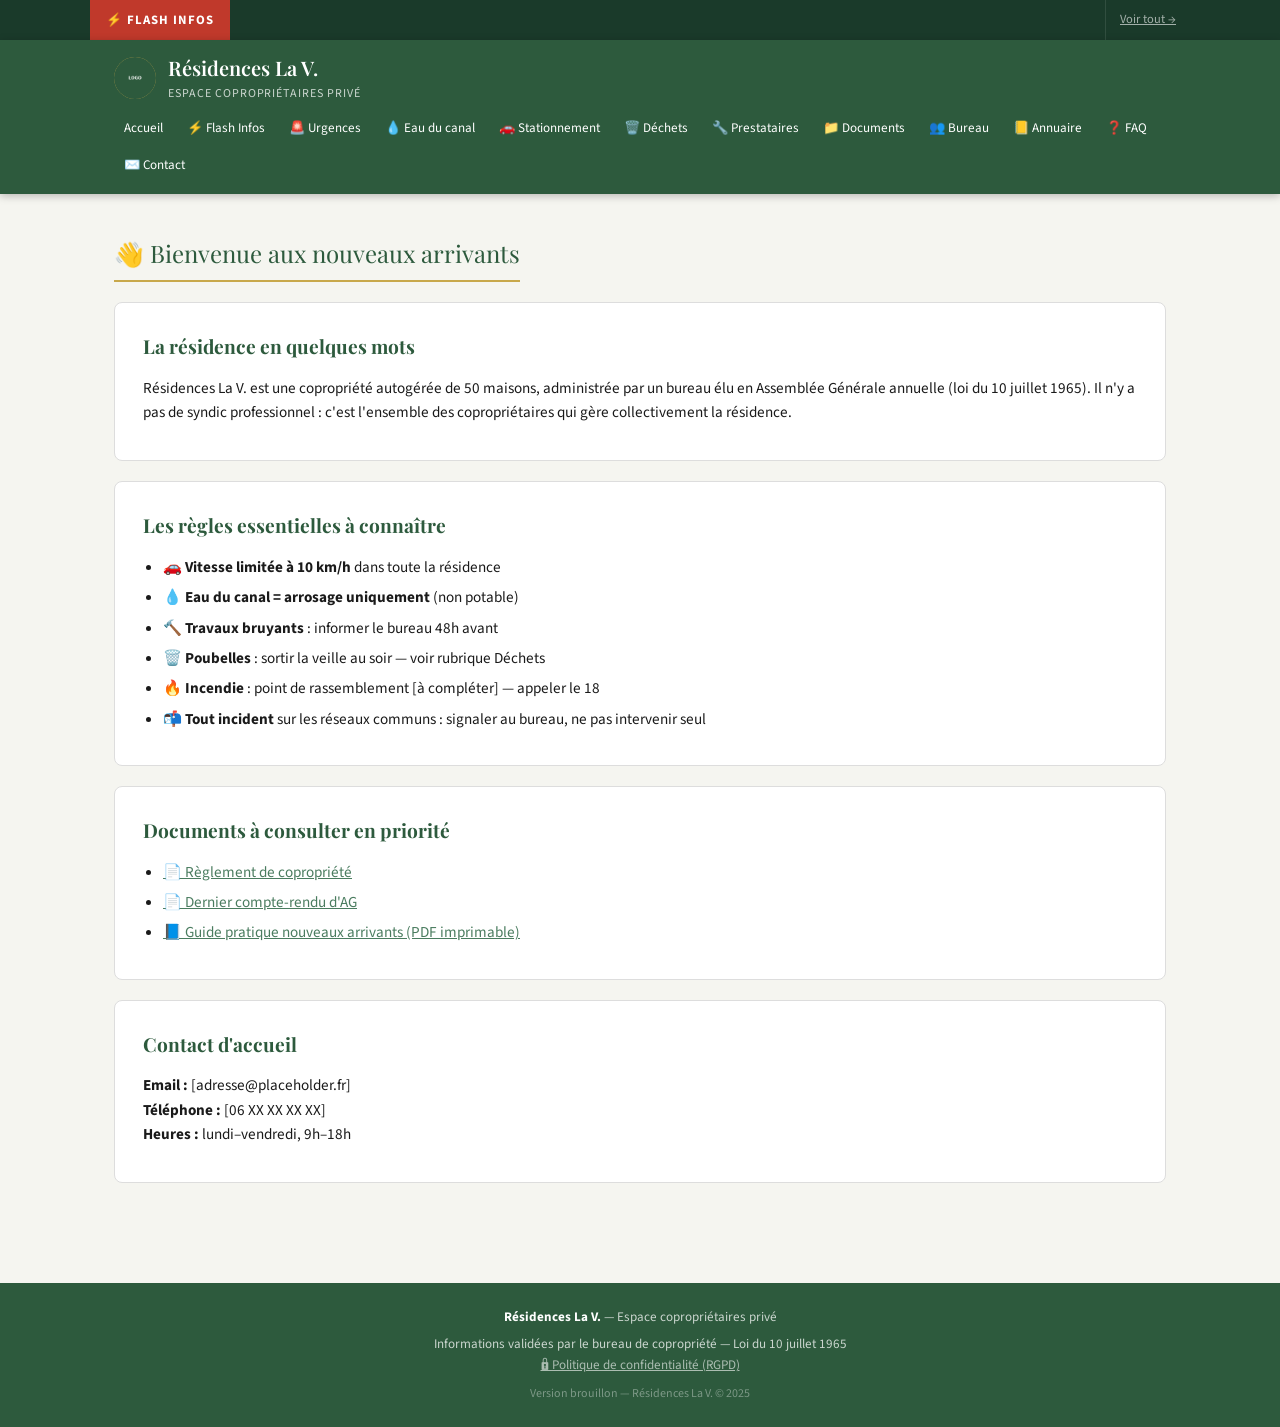
<file: nouveaux.html>
<!DOCTYPE html>
<html lang="fr">
<head>
<meta charset="UTF-8">
<meta name="viewport" content="width=device-width, initial-scale=1.0">
<title>Nouveaux arrivants — Résidences La V.</title>
<link href="https://fonts.googleapis.com/css2?family=Playfair+Display:wght@400;600&family=Source+Sans+3:wght@300;400;600&display=swap" rel="stylesheet">
<link rel="stylesheet" href="assets/css/style.css">
</head>
<body data-page="nouveaux">

<!-- ════════════════════════════════════════════════════════════════
     BANDEAU FLASH INFOS
     Présent sur TOUTES les pages (copié-collé identique partout).
     Le contenu défilant (#flash-ticker) est rempli par
     assets/js/render.js -> render_flash_infos() au chargement de
     CHAQUE page (voir tout en bas de ce fichier).
     Pour modifier les infos qui défilent : onglet "flash_infos" du Google Sheet
     ════════════════════════════════════════════════════════════════ -->
<div class="flash-infos">
  <div class="flash-infos-inner">
    <div class="flash-label">⚡ Flash Infos</div>
    <div class="flash-items">
      <div class="flash-ticker skeleton" id="flash-ticker"></div>
    </div>
    <a class="flash-btn" href="flashinfos.html" title="Voir tous les Flash Infos">Voir tout →</a>
  </div>
</div>

<!-- ════════════════════════════════════════════════════════════════
     EN-TÊTE + MENU DE NAVIGATION
     Présent sur TOUTES les pages (copié-collé identique partout).
     Pour ajouter/retirer un lien de menu : modifier le bloc <nav>
     ci-dessous, DANS CHAQUE fichier .html (pas de fichier commun).
     Le lien de la page actuellement affichée porte class="active".
     ════════════════════════════════════════════════════════════════ -->
<header>
  <div class="header-inner">
    <div class="logo">
      <div class="logo-icon"><img src="assets/img/logo/logo.png" alt="Logo Résidences La V." class="logo-icon-img"></div>
      <div class="logo-text">
        <h1>Résidences La V.</h1>
        <p>Espace copropriétaires privé</p>
      </div>
    </div>
    <nav>
      <a href="index.html">Accueil</a>
      <a href="flashinfos.html">⚡ Flash Infos</a>
      <a href="urgences.html">🚨 Urgences</a>
      <a href="eau.html">💧 Eau du canal</a>
      <a href="stationnement.html">🚗 Stationnement</a>
      <a href="dechets.html">🗑️ Déchets</a>
      <a href="prestataires.html">🔧 Prestataires</a>
      <a href="documents.html">📁 Documents</a>
      <a href="bureau.html">👥 Bureau</a>
      <a href="annuaire.html">📒 Annuaire</a>
      <a href="faq.html">❓ FAQ</a>
      <a href="contact.html">✉️ Contact</a>
    </nav>
  </div>
</header>

<!-- ══════════════════ PAGE : NOUVEAUX ARRIVANTS ══════════════════ -->
<!-- Fichier : nouveaux.html — modifiez uniquement le contenu ci-dessous pour cette page. -->
<div class="page active">
  <div class="section">
    <span class="section-titre">👋 Bienvenue aux nouveaux arrivants</span>

    <!-- Bloc : La résidence en quelques mots — modifiez le texte ci-dessous directement dans ce fichier -->
        <div class="content-block">
      <h3>La résidence en quelques mots</h3>
      <p>Résidences La V. est une copropriété autogérée de 50 maisons, administrée par un bureau élu en Assemblée Générale annuelle (loi du 10 juillet 1965). Il n'y a pas de syndic professionnel : c'est l'ensemble des copropriétaires qui gère collectivement la résidence.</p>
    </div>

    <!-- Bloc : Les règles essentielles à connaître — modifiez le texte ci-dessous directement dans ce fichier -->
        <div class="content-block">
      <h3>Les règles essentielles à connaître</h3>
      <ul>
        <li>🚗 <strong>Vitesse limitée à 10 km/h</strong> dans toute la résidence</li>
        <li>💧 <strong>Eau du canal = arrosage uniquement</strong> (non potable)</li>
        <li>🔨 <strong>Travaux bruyants</strong> : informer le bureau 48h avant</li>
        <li>🗑️ <strong>Poubelles</strong> : sortir la veille au soir — voir rubrique Déchets</li>
        <li>🔥 <strong>Incendie</strong> : point de rassemblement [à compléter] — appeler le 18</li>
        <li>📬 <strong>Tout incident</strong> sur les réseaux communs : signaler au bureau, ne pas intervenir seul</li>
      </ul>
    </div>

    <!-- Bloc : Documents à consulter en priorité — modifiez le texte ci-dessous directement dans ce fichier -->
        <div class="content-block">
      <h3>Documents à consulter en priorité</h3>
      <ul>
        <li><a href="#" style="color:var(--vert-mid)">📄 Règlement de copropriété</a></li>
        <li><a href="#" style="color:var(--vert-mid)">📄 Dernier compte-rendu d'AG</a></li>
        <li><a href="#" style="color:var(--vert-mid)">📘 Guide pratique nouveaux arrivants (PDF imprimable)</a></li>
      </ul>
    </div>

    <!-- Bloc : Contact d'accueil — modifiez le texte ci-dessous directement dans ce fichier -->
        <div class="content-block">
      <h3>Contact d'accueil</h3>
      <p><strong>Email :</strong> [adresse@placeholder.fr]<br>
      <strong>Téléphone :</strong> [06 XX XX XX XX]<br>
      <strong>Heures :</strong> lundi–vendredi, 9h–18h</p>
    </div>
  </div>
</div>

<!-- ════════════════════════════════════════════════════════════════
     PIED DE PAGE
     Présent sur TOUTES les pages (copié-collé identique partout).
     ════════════════════════════════════════════════════════════════ -->
<footer>
  <p><strong>Résidences La V.</strong> — Espace copropriétaires privé</p>
  <p style="margin-top:6px">Informations validées par le bureau de copropriété — Loi du 10 juillet 1965<br>
  <a href="rgpd.html" style="cursor:pointer">🔒 Politique de confidentialité (RGPD)</a></p>
  <p style="margin-top:8px; opacity:.5; font-size:.75rem">Version brouillon — Résidences La V. © 2025</p>
</footer>


<!-- ════════════════════════════════════════════════════════════════
     SCRIPTS
     1. data/google_sheet_config.js -> identifiant du Google Sheet
                                 contenant toutes les données du site
                                 (voir ce fichier pour la configuration)
     2. data/google_drive_config.js -> identifiant du dossier Google
                                 Drive affiché sur la page Documents
     3. assets/js/data.js    -> accès aux données (lecture du Google
                                 Sheet ci-dessus, onglet par onglet)
     4. assets/js/render.js  -> gabarits HTML pour chaque bloc dynamique
     5. assets/js/app.js     -> FAQ, formulaires, chargement des données
                                 de LA PAGE COURANTE (voir data-page sur
                                 la balise <body> en haut de ce fichier)
     Ces 5 lignes doivent être présentes, identiques, sur CHAQUE page
     du site.
     ════════════════════════════════════════════════════════════════ -->
<script src="data/google_sheet_config.js"></script>
<script src="data/google_drive_config.js"></script>

<script src="assets/js/data.js"></script>
<script src="assets/js/render.js"></script>
<script src="assets/js/app.js"></script>
</body>
</html>
</file>
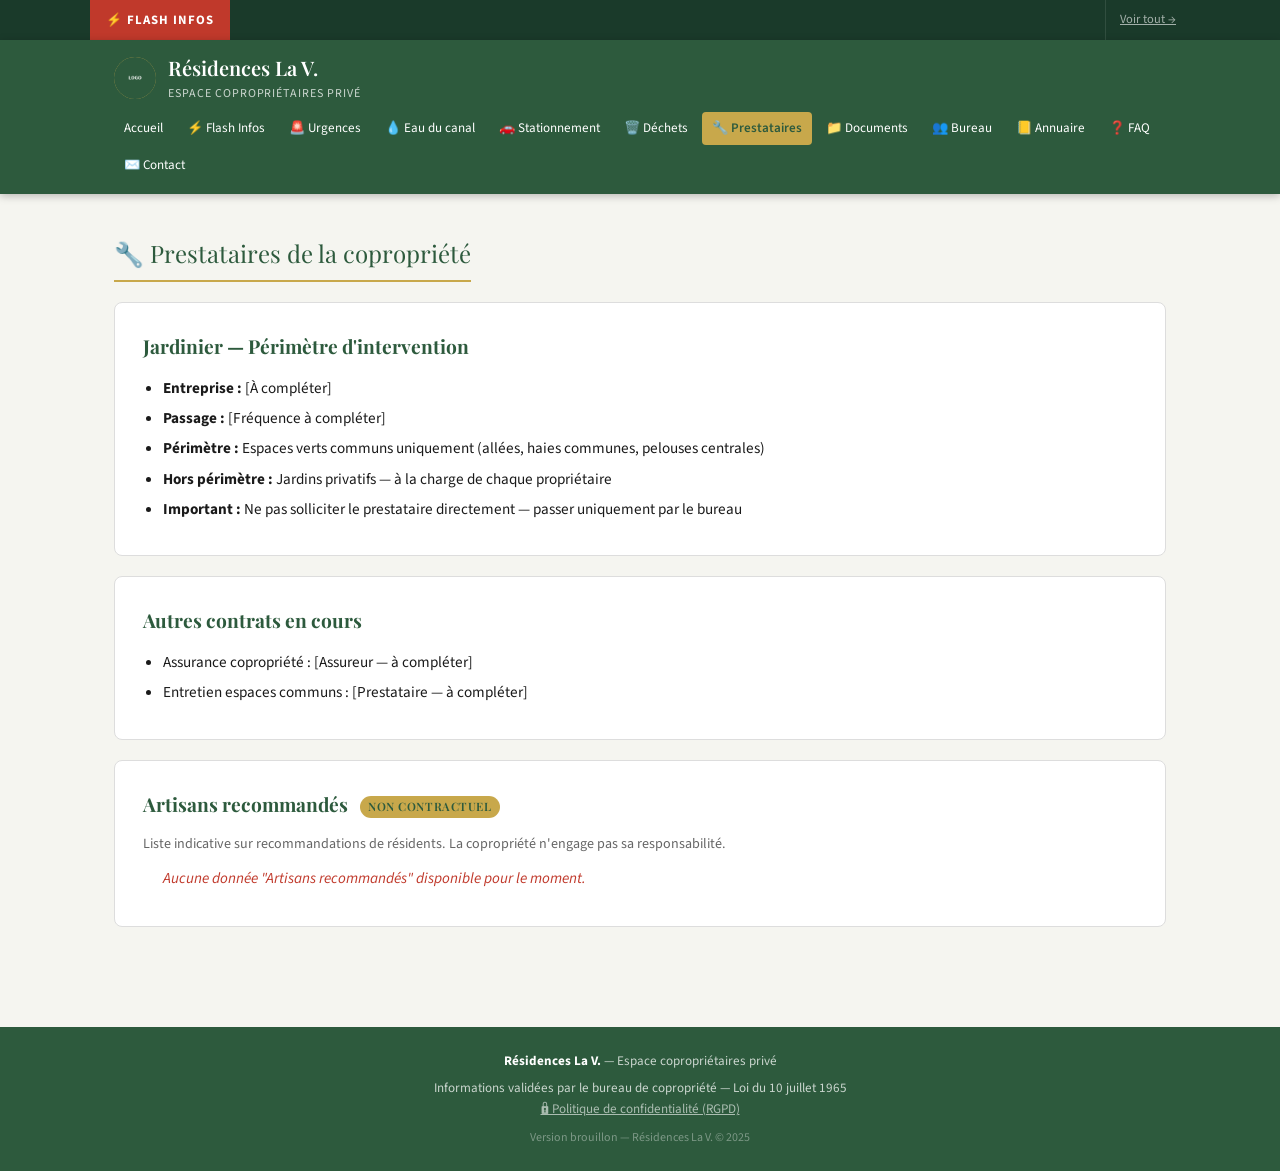
<file: prestataires.html>
<!DOCTYPE html>
<html lang="fr">
<head>
<meta charset="UTF-8">
<meta name="viewport" content="width=device-width, initial-scale=1.0">
<title>Prestataires — Résidences La V.</title>
<link href="https://fonts.googleapis.com/css2?family=Playfair+Display:wght@400;600&family=Source+Sans+3:wght@300;400;600&display=swap" rel="stylesheet">
<link rel="stylesheet" href="assets/css/style.css">
</head>
<body data-page="prestataires">

<!-- ════════════════════════════════════════════════════════════════
     BANDEAU FLASH INFOS
     Présent sur TOUTES les pages (copié-collé identique partout).
     Le contenu défilant (#flash-ticker) est rempli par
     assets/js/render.js -> render_flash_infos() au chargement de
     CHAQUE page (voir tout en bas de ce fichier).
     Pour modifier les infos qui défilent : onglet "flash_infos" du Google Sheet
     ════════════════════════════════════════════════════════════════ -->
<div class="flash-infos">
  <div class="flash-infos-inner">
    <div class="flash-label">⚡ Flash Infos</div>
    <div class="flash-items">
      <div class="flash-ticker skeleton" id="flash-ticker"></div>
    </div>
    <a class="flash-btn" href="flashinfos.html" title="Voir tous les Flash Infos">Voir tout →</a>
  </div>
</div>

<!-- ════════════════════════════════════════════════════════════════
     EN-TÊTE + MENU DE NAVIGATION
     Présent sur TOUTES les pages (copié-collé identique partout).
     Pour ajouter/retirer un lien de menu : modifier le bloc <nav>
     ci-dessous, DANS CHAQUE fichier .html (pas de fichier commun).
     Le lien de la page actuellement affichée porte class="active".
     ════════════════════════════════════════════════════════════════ -->
<header>
  <div class="header-inner">
    <div class="logo">
      <div class="logo-icon"><img src="assets/img/logo/logo.png" alt="Logo Résidences La V." class="logo-icon-img"></div>
      <div class="logo-text">
        <h1>Résidences La V.</h1>
        <p>Espace copropriétaires privé</p>
      </div>
    </div>
    <nav>
      <a href="index.html">Accueil</a>
      <a href="flashinfos.html">⚡ Flash Infos</a>
      <a href="urgences.html">🚨 Urgences</a>
      <a href="eau.html">💧 Eau du canal</a>
      <a href="stationnement.html">🚗 Stationnement</a>
      <a href="dechets.html">🗑️ Déchets</a>
      <a href="prestataires.html" class="active">🔧 Prestataires</a>
      <a href="documents.html">📁 Documents</a>
      <a href="bureau.html">👥 Bureau</a>
      <a href="annuaire.html">📒 Annuaire</a>
      <a href="faq.html">❓ FAQ</a>
      <a href="contact.html">✉️ Contact</a>
    </nav>
  </div>
</header>

<!-- ══════════════════ PAGE : PRESTATAIRES ══════════════════ -->
<!-- Fichier : prestataires.html — modifiez uniquement le contenu ci-dessous pour cette page. -->
<div class="page active">
  <div class="section">
    <span class="section-titre">🔧 Prestataires de la copropriété</span>

    <!-- Bloc : Jardinier — Périmètre d'intervention — modifiez le texte ci-dessous directement dans ce fichier -->
        <div class="content-block">
      <h3>Jardinier — Périmètre d'intervention</h3>
      <ul>
        <li><strong>Entreprise :</strong> [À compléter]</li>
        <li><strong>Passage :</strong> [Fréquence à compléter]</li>
        <li><strong>Périmètre :</strong> Espaces verts communs uniquement (allées, haies communes, pelouses centrales)</li>
        <li><strong>Hors périmètre :</strong> Jardins privatifs — à la charge de chaque propriétaire</li>
        <li><strong>Important :</strong> Ne pas solliciter le prestataire directement — passer uniquement par le bureau</li>
      </ul>
    </div>

    <!-- Bloc : Autres contrats en cours — modifiez le texte ci-dessous directement dans ce fichier -->
        <div class="content-block">
      <h3>Autres contrats en cours</h3>
      <ul>
        <li>Assurance copropriété : [Assureur — à compléter]</li>
        <li>Entretien espaces communs : [Prestataire — à compléter]</li>
      </ul>
    </div>

    <!-- Bloc : Artisans recommandés Non contractuel — modifiez le texte ci-dessous directement dans ce fichier -->
        <div class="content-block">
      <h3>Artisans recommandés <span class="tag tag-or">Non contractuel</span></h3>
      <p style="margin-bottom:10px; font-size:.88rem; color:#666">Liste indicative sur recommandations de résidents. La copropriété n'engage pas sa responsabilité.</p>
      <ul id="prestataires-artisans-liste">
        <li class="skeleton" style="height:18px; list-style:none"></li>
      </ul>
    </div>
  </div>
</div>

<!-- ════════════════════════════════════════════════════════════════
     PIED DE PAGE
     Présent sur TOUTES les pages (copié-collé identique partout).
     ════════════════════════════════════════════════════════════════ -->
<footer>
  <p><strong>Résidences La V.</strong> — Espace copropriétaires privé</p>
  <p style="margin-top:6px">Informations validées par le bureau de copropriété — Loi du 10 juillet 1965<br>
  <a href="rgpd.html" style="cursor:pointer">🔒 Politique de confidentialité (RGPD)</a></p>
  <p style="margin-top:8px; opacity:.5; font-size:.75rem">Version brouillon — Résidences La V. © 2025</p>
</footer>


<!-- ════════════════════════════════════════════════════════════════
     SCRIPTS
     1. data/google_sheet_config.js -> identifiant du Google Sheet
                                 contenant toutes les données du site
                                 (voir ce fichier pour la configuration)
     2. data/google_drive_config.js -> identifiant du dossier Google
                                 Drive affiché sur la page Documents
     3. assets/js/data.js    -> accès aux données (lecture du Google
                                 Sheet ci-dessus, onglet par onglet)
     4. assets/js/render.js  -> gabarits HTML pour chaque bloc dynamique
     5. assets/js/app.js     -> FAQ, formulaires, chargement des données
                                 de LA PAGE COURANTE (voir data-page sur
                                 la balise <body> en haut de ce fichier)
     Ces 5 lignes doivent être présentes, identiques, sur CHAQUE page
     du site.
     ════════════════════════════════════════════════════════════════ -->
<script src="data/google_sheet_config.js"></script>
<script src="data/google_drive_config.js"></script>

<script src="assets/js/data.js"></script>
<script src="assets/js/render.js"></script>
<script src="assets/js/app.js"></script>
</body>
</html>
</file>
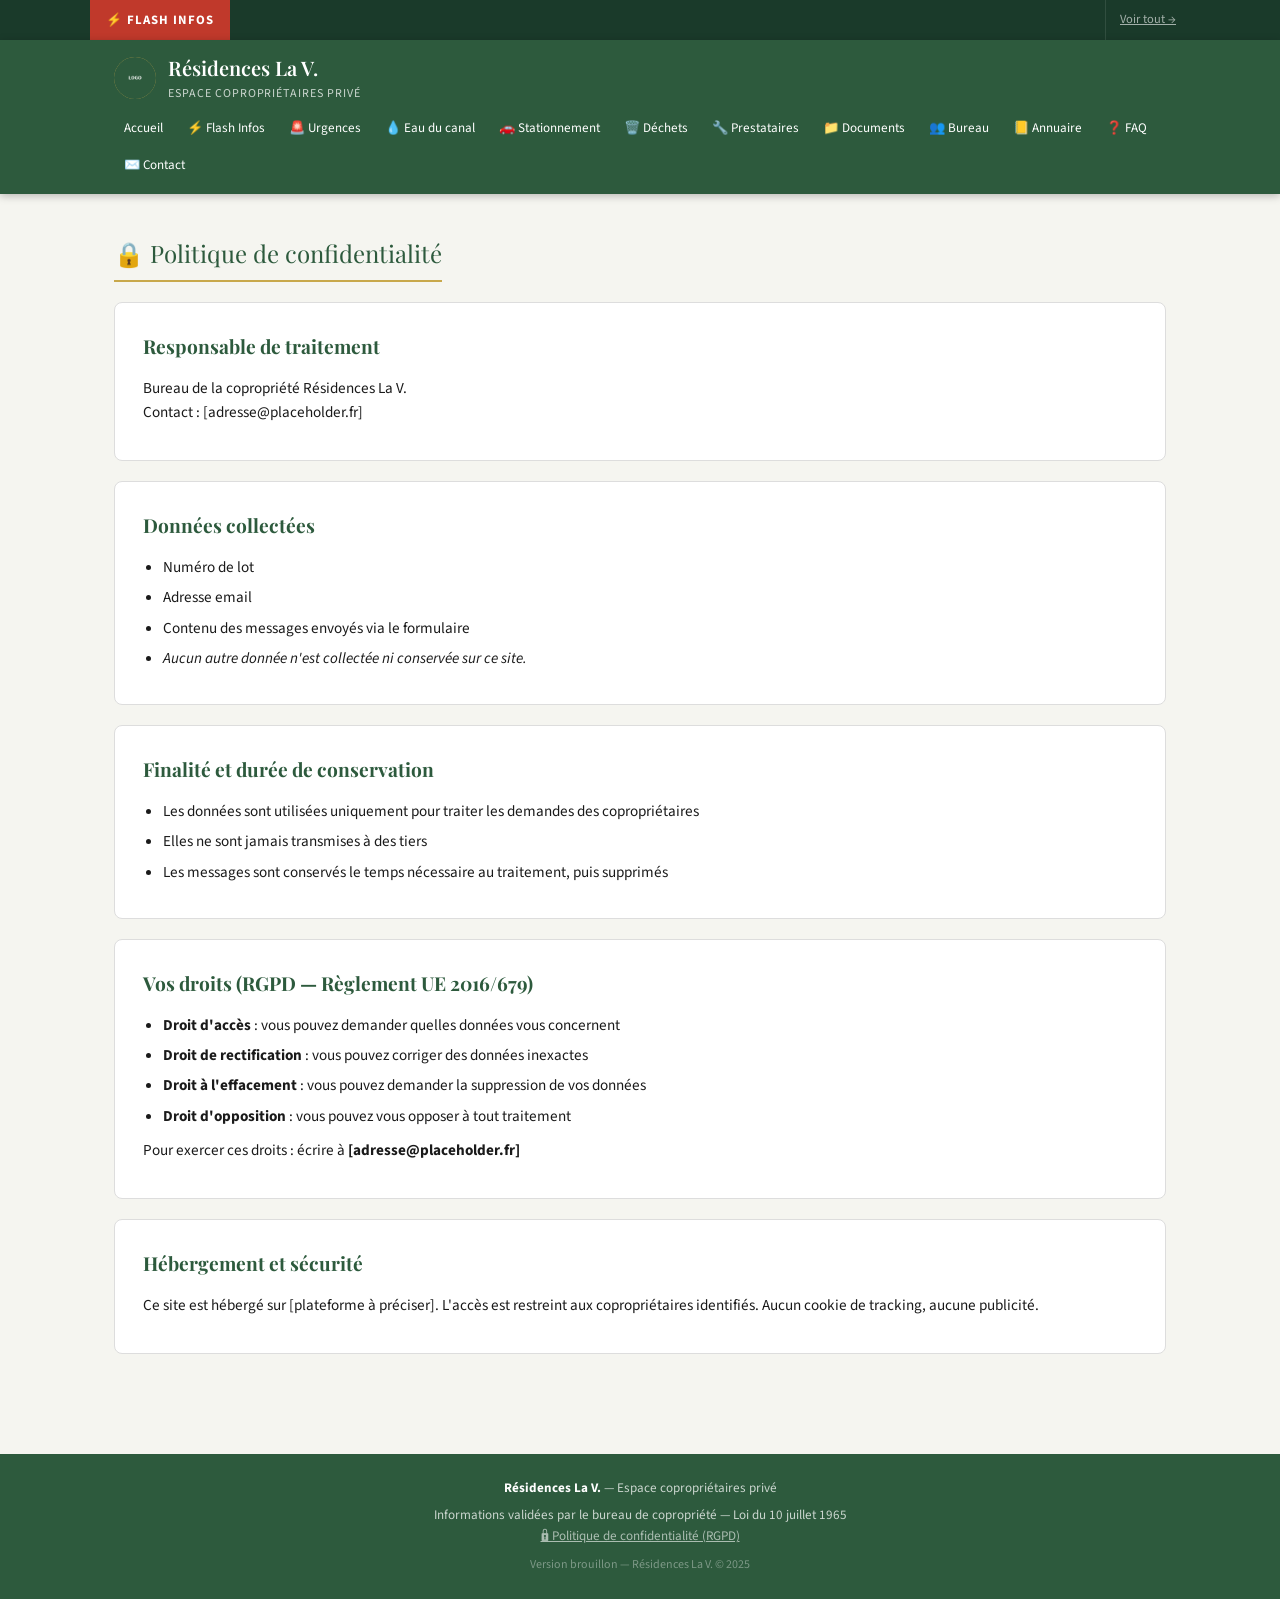
<file: rgpd.html>
<!DOCTYPE html>
<html lang="fr">
<head>
<meta charset="UTF-8">
<meta name="viewport" content="width=device-width, initial-scale=1.0">
<title>Politique de confidentialité — Résidences La V.</title>
<link href="https://fonts.googleapis.com/css2?family=Playfair+Display:wght@400;600&family=Source+Sans+3:wght@300;400;600&display=swap" rel="stylesheet">
<link rel="stylesheet" href="assets/css/style.css">
</head>
<body data-page="rgpd">

<!-- ════════════════════════════════════════════════════════════════
     BANDEAU FLASH INFOS
     Présent sur TOUTES les pages (copié-collé identique partout).
     Le contenu défilant (#flash-ticker) est rempli par
     assets/js/render.js -> render_flash_infos() au chargement de
     CHAQUE page (voir tout en bas de ce fichier).
     Pour modifier les infos qui défilent : onglet "flash_infos" du Google Sheet
     ════════════════════════════════════════════════════════════════ -->
<div class="flash-infos">
  <div class="flash-infos-inner">
    <div class="flash-label">⚡ Flash Infos</div>
    <div class="flash-items">
      <div class="flash-ticker skeleton" id="flash-ticker"></div>
    </div>
    <a class="flash-btn" href="flashinfos.html" title="Voir tous les Flash Infos">Voir tout →</a>
  </div>
</div>

<!-- ════════════════════════════════════════════════════════════════
     EN-TÊTE + MENU DE NAVIGATION
     Présent sur TOUTES les pages (copié-collé identique partout).
     Pour ajouter/retirer un lien de menu : modifier le bloc <nav>
     ci-dessous, DANS CHAQUE fichier .html (pas de fichier commun).
     Le lien de la page actuellement affichée porte class="active".
     ════════════════════════════════════════════════════════════════ -->
<header>
  <div class="header-inner">
    <div class="logo">
      <div class="logo-icon"><img src="assets/img/logo/logo.png" alt="Logo Résidences La V." class="logo-icon-img"></div>
      <div class="logo-text">
        <h1>Résidences La V.</h1>
        <p>Espace copropriétaires privé</p>
      </div>
    </div>
    <nav>
      <a href="index.html">Accueil</a>
      <a href="flashinfos.html">⚡ Flash Infos</a>
      <a href="urgences.html">🚨 Urgences</a>
      <a href="eau.html">💧 Eau du canal</a>
      <a href="stationnement.html">🚗 Stationnement</a>
      <a href="dechets.html">🗑️ Déchets</a>
      <a href="prestataires.html">🔧 Prestataires</a>
      <a href="documents.html">📁 Documents</a>
      <a href="bureau.html">👥 Bureau</a>
      <a href="annuaire.html">📒 Annuaire</a>
      <a href="faq.html">❓ FAQ</a>
      <a href="contact.html">✉️ Contact</a>
    </nav>
  </div>
</header>

<!-- ══════════════════ PAGE : POLITIQUE DE CONFIDENTIALITÉ ══════════════════ -->
<!-- Fichier : rgpd.html — modifiez uniquement le contenu ci-dessous pour cette page. -->
<div class="page active">
  <div class="section">
    <span class="section-titre">🔒 Politique de confidentialité</span>

    <!-- Bloc : Responsable de traitement — modifiez le texte ci-dessous directement dans ce fichier -->
        <div class="content-block">
      <h3>Responsable de traitement</h3>
      <p>Bureau de la copropriété Résidences La V.<br>
      Contact : [adresse@placeholder.fr]</p>
    </div>

    <!-- Bloc : Données collectées — modifiez le texte ci-dessous directement dans ce fichier -->
        <div class="content-block">
      <h3>Données collectées</h3>
      <ul>
        <li>Numéro de lot</li>
        <li>Adresse email</li>
        <li>Contenu des messages envoyés via le formulaire</li>
        <li><em>Aucun autre donnée n'est collectée ni conservée sur ce site.</em></li>
      </ul>
    </div>

    <!-- Bloc : Finalité et durée de conservation — modifiez le texte ci-dessous directement dans ce fichier -->
        <div class="content-block">
      <h3>Finalité et durée de conservation</h3>
      <ul>
        <li>Les données sont utilisées uniquement pour traiter les demandes des copropriétaires</li>
        <li>Elles ne sont jamais transmises à des tiers</li>
        <li>Les messages sont conservés le temps nécessaire au traitement, puis supprimés</li>
      </ul>
    </div>

    <!-- Bloc : Vos droits (RGPD — Règlement UE 2016/679) — modifiez le texte ci-dessous directement dans ce fichier -->
        <div class="content-block">
      <h3>Vos droits (RGPD — Règlement UE 2016/679)</h3>
      <ul>
        <li><strong>Droit d'accès</strong> : vous pouvez demander quelles données vous concernent</li>
        <li><strong>Droit de rectification</strong> : vous pouvez corriger des données inexactes</li>
        <li><strong>Droit à l'effacement</strong> : vous pouvez demander la suppression de vos données</li>
        <li><strong>Droit d'opposition</strong> : vous pouvez vous opposer à tout traitement</li>
      </ul>
      <p style="margin-top:10px">Pour exercer ces droits : écrire à <strong>[adresse@placeholder.fr]</strong></p>
    </div>

    <!-- Bloc : Hébergement et sécurité — modifiez le texte ci-dessous directement dans ce fichier -->
        <div class="content-block">
      <h3>Hébergement et sécurité</h3>
      <p>Ce site est hébergé sur [plateforme à préciser]. L'accès est restreint aux copropriétaires identifiés. Aucun cookie de tracking, aucune publicité.</p>
    </div>
  </div>
</div>

<!-- ════════════════════════════════════════════════════════════════
     PIED DE PAGE
     Présent sur TOUTES les pages (copié-collé identique partout).
     ════════════════════════════════════════════════════════════════ -->
<footer>
  <p><strong>Résidences La V.</strong> — Espace copropriétaires privé</p>
  <p style="margin-top:6px">Informations validées par le bureau de copropriété — Loi du 10 juillet 1965<br>
  <a href="rgpd.html" style="cursor:pointer">🔒 Politique de confidentialité (RGPD)</a></p>
  <p style="margin-top:8px; opacity:.5; font-size:.75rem">Version brouillon — Résidences La V. © 2025</p>
</footer>


<!-- ════════════════════════════════════════════════════════════════
     SCRIPTS
     1. data/google_sheet_config.js -> identifiant du Google Sheet
                                 contenant toutes les données du site
                                 (voir ce fichier pour la configuration)
     2. data/google_drive_config.js -> identifiant du dossier Google
                                 Drive affiché sur la page Documents
     3. assets/js/data.js    -> accès aux données (lecture du Google
                                 Sheet ci-dessus, onglet par onglet)
     4. assets/js/render.js  -> gabarits HTML pour chaque bloc dynamique
     5. assets/js/app.js     -> FAQ, formulaires, chargement des données
                                 de LA PAGE COURANTE (voir data-page sur
                                 la balise <body> en haut de ce fichier)
     Ces 5 lignes doivent être présentes, identiques, sur CHAQUE page
     du site.
     ════════════════════════════════════════════════════════════════ -->
<script src="data/google_sheet_config.js"></script>
<script src="data/google_drive_config.js"></script>

<script src="assets/js/data.js"></script>
<script src="assets/js/render.js"></script>
<script src="assets/js/app.js"></script>
</body>
</html>
</file>
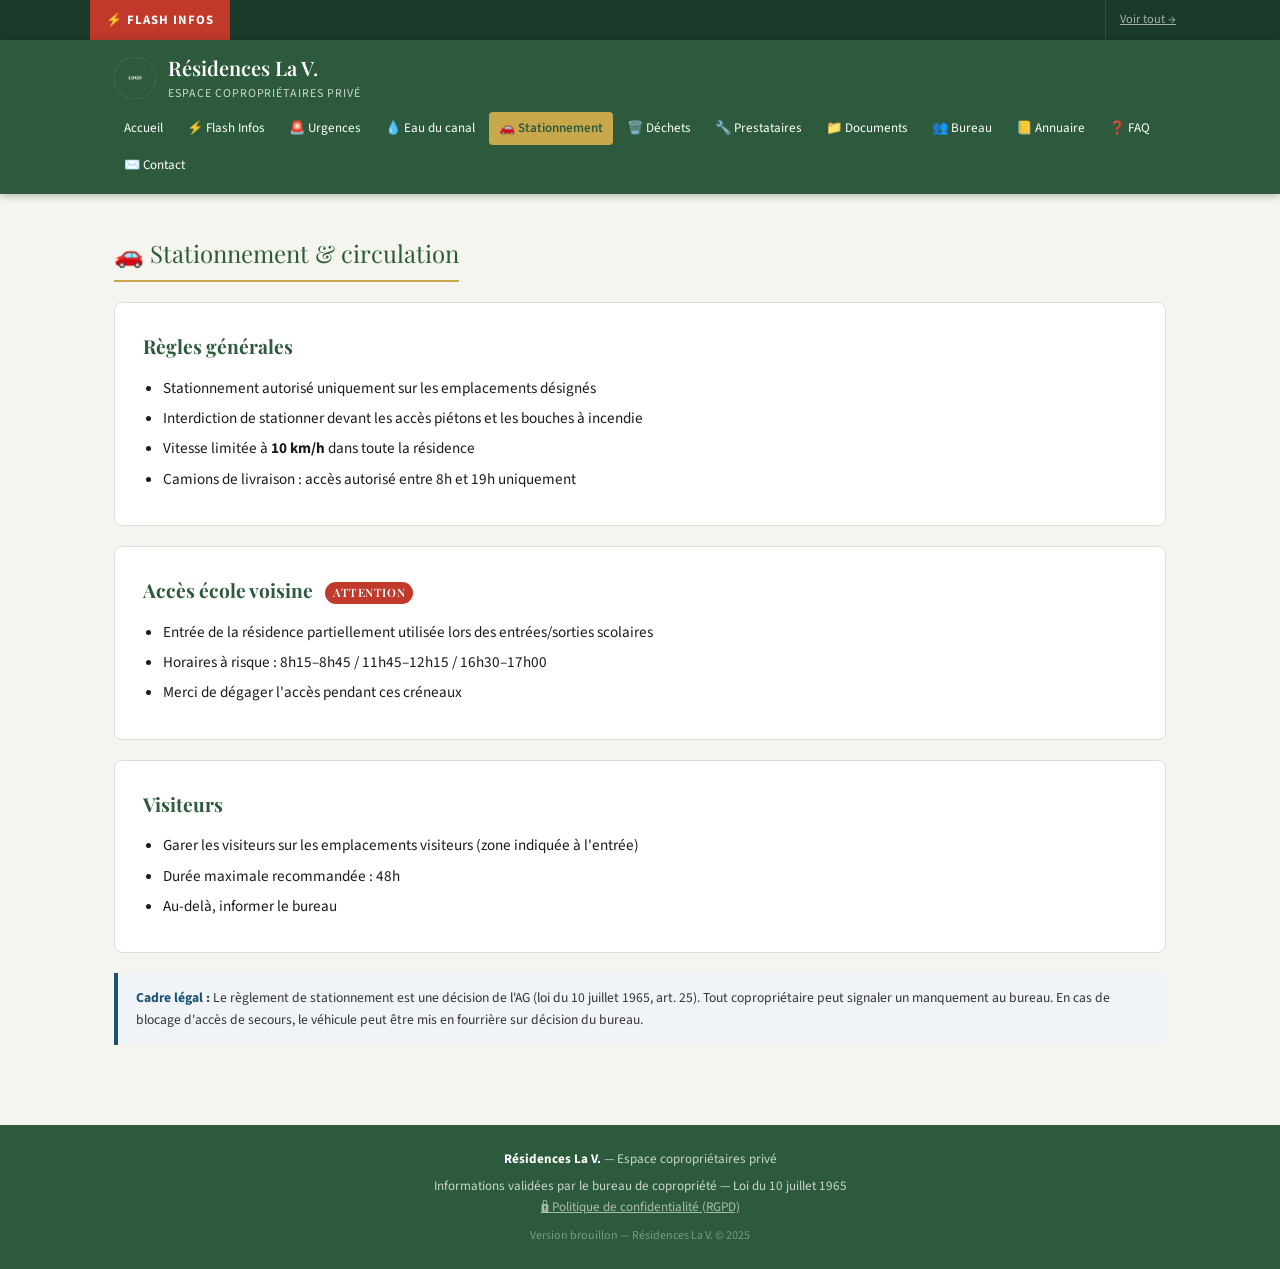
<file: stationnement.html>
<!DOCTYPE html>
<html lang="fr">
<head>
<meta charset="UTF-8">
<meta name="viewport" content="width=device-width, initial-scale=1.0">
<title>Stationnement — Résidences La V.</title>
<link href="https://fonts.googleapis.com/css2?family=Playfair+Display:wght@400;600&family=Source+Sans+3:wght@300;400;600&display=swap" rel="stylesheet">
<link rel="stylesheet" href="assets/css/style.css">
</head>
<body data-page="stationnement">

<!-- ════════════════════════════════════════════════════════════════
     BANDEAU FLASH INFOS
     Présent sur TOUTES les pages (copié-collé identique partout).
     Le contenu défilant (#flash-ticker) est rempli par
     assets/js/render.js -> render_flash_infos() au chargement de
     CHAQUE page (voir tout en bas de ce fichier).
     Pour modifier les infos qui défilent : onglet "flash_infos" du Google Sheet
     ════════════════════════════════════════════════════════════════ -->
<div class="flash-infos">
  <div class="flash-infos-inner">
    <div class="flash-label">⚡ Flash Infos</div>
    <div class="flash-items">
      <div class="flash-ticker skeleton" id="flash-ticker"></div>
    </div>
    <a class="flash-btn" href="flashinfos.html" title="Voir tous les Flash Infos">Voir tout →</a>
  </div>
</div>

<!-- ════════════════════════════════════════════════════════════════
     EN-TÊTE + MENU DE NAVIGATION
     Présent sur TOUTES les pages (copié-collé identique partout).
     Pour ajouter/retirer un lien de menu : modifier le bloc <nav>
     ci-dessous, DANS CHAQUE fichier .html (pas de fichier commun).
     Le lien de la page actuellement affichée porte class="active".
     ════════════════════════════════════════════════════════════════ -->
<header>
  <div class="header-inner">
    <div class="logo">
      <div class="logo-icon"><img src="assets/img/logo/logo.png" alt="Logo Résidences La V." class="logo-icon-img"></div>
      <div class="logo-text">
        <h1>Résidences La V.</h1>
        <p>Espace copropriétaires privé</p>
      </div>
    </div>
    <nav>
      <a href="index.html">Accueil</a>
      <a href="flashinfos.html">⚡ Flash Infos</a>
      <a href="urgences.html">🚨 Urgences</a>
      <a href="eau.html">💧 Eau du canal</a>
      <a href="stationnement.html" class="active">🚗 Stationnement</a>
      <a href="dechets.html">🗑️ Déchets</a>
      <a href="prestataires.html">🔧 Prestataires</a>
      <a href="documents.html">📁 Documents</a>
      <a href="bureau.html">👥 Bureau</a>
      <a href="annuaire.html">📒 Annuaire</a>
      <a href="faq.html">❓ FAQ</a>
      <a href="contact.html">✉️ Contact</a>
    </nav>
  </div>
</header>

<!-- ══════════════════ PAGE : STATIONNEMENT ══════════════════ -->
<!-- Fichier : stationnement.html — modifiez uniquement le contenu ci-dessous pour cette page. -->
<div class="page active">
  <div class="section">
    <span class="section-titre">🚗 Stationnement & circulation</span>

    <!-- Bloc : Règles générales — modifiez le texte ci-dessous directement dans ce fichier -->
        <div class="content-block">
      <h3>Règles générales</h3>
      <ul>
        <li>Stationnement autorisé uniquement sur les emplacements désignés</li>
        <li>Interdiction de stationner devant les accès piétons et les bouches à incendie</li>
        <li>Vitesse limitée à <strong>10 km/h</strong> dans toute la résidence</li>
        <li>Camions de livraison : accès autorisé entre 8h et 19h uniquement</li>
      </ul>
    </div>

    <!-- Bloc : Accès école voisine Attention — modifiez le texte ci-dessous directement dans ce fichier -->
        <div class="content-block">
      <h3>Accès école voisine <span class="tag tag-rouge">Attention</span></h3>
      <ul>
        <li>Entrée de la résidence partiellement utilisée lors des entrées/sorties scolaires</li>
        <li>Horaires à risque : 8h15–8h45 / 11h45–12h15 / 16h30–17h00</li>
        <li>Merci de dégager l'accès pendant ces créneaux</li>
      </ul>
    </div>

    <!-- Bloc : Visiteurs — modifiez le texte ci-dessous directement dans ce fichier -->
        <div class="content-block">
      <h3>Visiteurs</h3>
      <ul>
        <li>Garer les visiteurs sur les emplacements visiteurs (zone indiquée à l'entrée)</li>
        <li>Durée maximale recommandée : 48h</li>
        <li>Au-delà, informer le bureau</li>
      </ul>
    </div>

    <div class="encadre-loi">
      <strong>Cadre légal :</strong> Le règlement de stationnement est une décision de l'AG (loi du 10 juillet 1965, art. 25). Tout copropriétaire peut signaler un manquement au bureau. En cas de blocage d'accès de secours, le véhicule peut être mis en fourrière sur décision du bureau.
    </div>
  </div>
</div>

<!-- ════════════════════════════════════════════════════════════════
     PIED DE PAGE
     Présent sur TOUTES les pages (copié-collé identique partout).
     ════════════════════════════════════════════════════════════════ -->
<footer>
  <p><strong>Résidences La V.</strong> — Espace copropriétaires privé</p>
  <p style="margin-top:6px">Informations validées par le bureau de copropriété — Loi du 10 juillet 1965<br>
  <a href="rgpd.html" style="cursor:pointer">🔒 Politique de confidentialité (RGPD)</a></p>
  <p style="margin-top:8px; opacity:.5; font-size:.75rem">Version brouillon — Résidences La V. © 2025</p>
</footer>


<!-- ════════════════════════════════════════════════════════════════
     SCRIPTS
     1. data/google_sheet_config.js -> identifiant du Google Sheet
                                 contenant toutes les données du site
                                 (voir ce fichier pour la configuration)
     2. data/google_drive_config.js -> identifiant du dossier Google
                                 Drive affiché sur la page Documents
     3. assets/js/data.js    -> accès aux données (lecture du Google
                                 Sheet ci-dessus, onglet par onglet)
     4. assets/js/render.js  -> gabarits HTML pour chaque bloc dynamique
     5. assets/js/app.js     -> FAQ, formulaires, chargement des données
                                 de LA PAGE COURANTE (voir data-page sur
                                 la balise <body> en haut de ce fichier)
     Ces 5 lignes doivent être présentes, identiques, sur CHAQUE page
     du site.
     ════════════════════════════════════════════════════════════════ -->
<script src="data/google_sheet_config.js"></script>
<script src="data/google_drive_config.js"></script>

<script src="assets/js/data.js"></script>
<script src="assets/js/render.js"></script>
<script src="assets/js/app.js"></script>
</body>
</html>
</file>
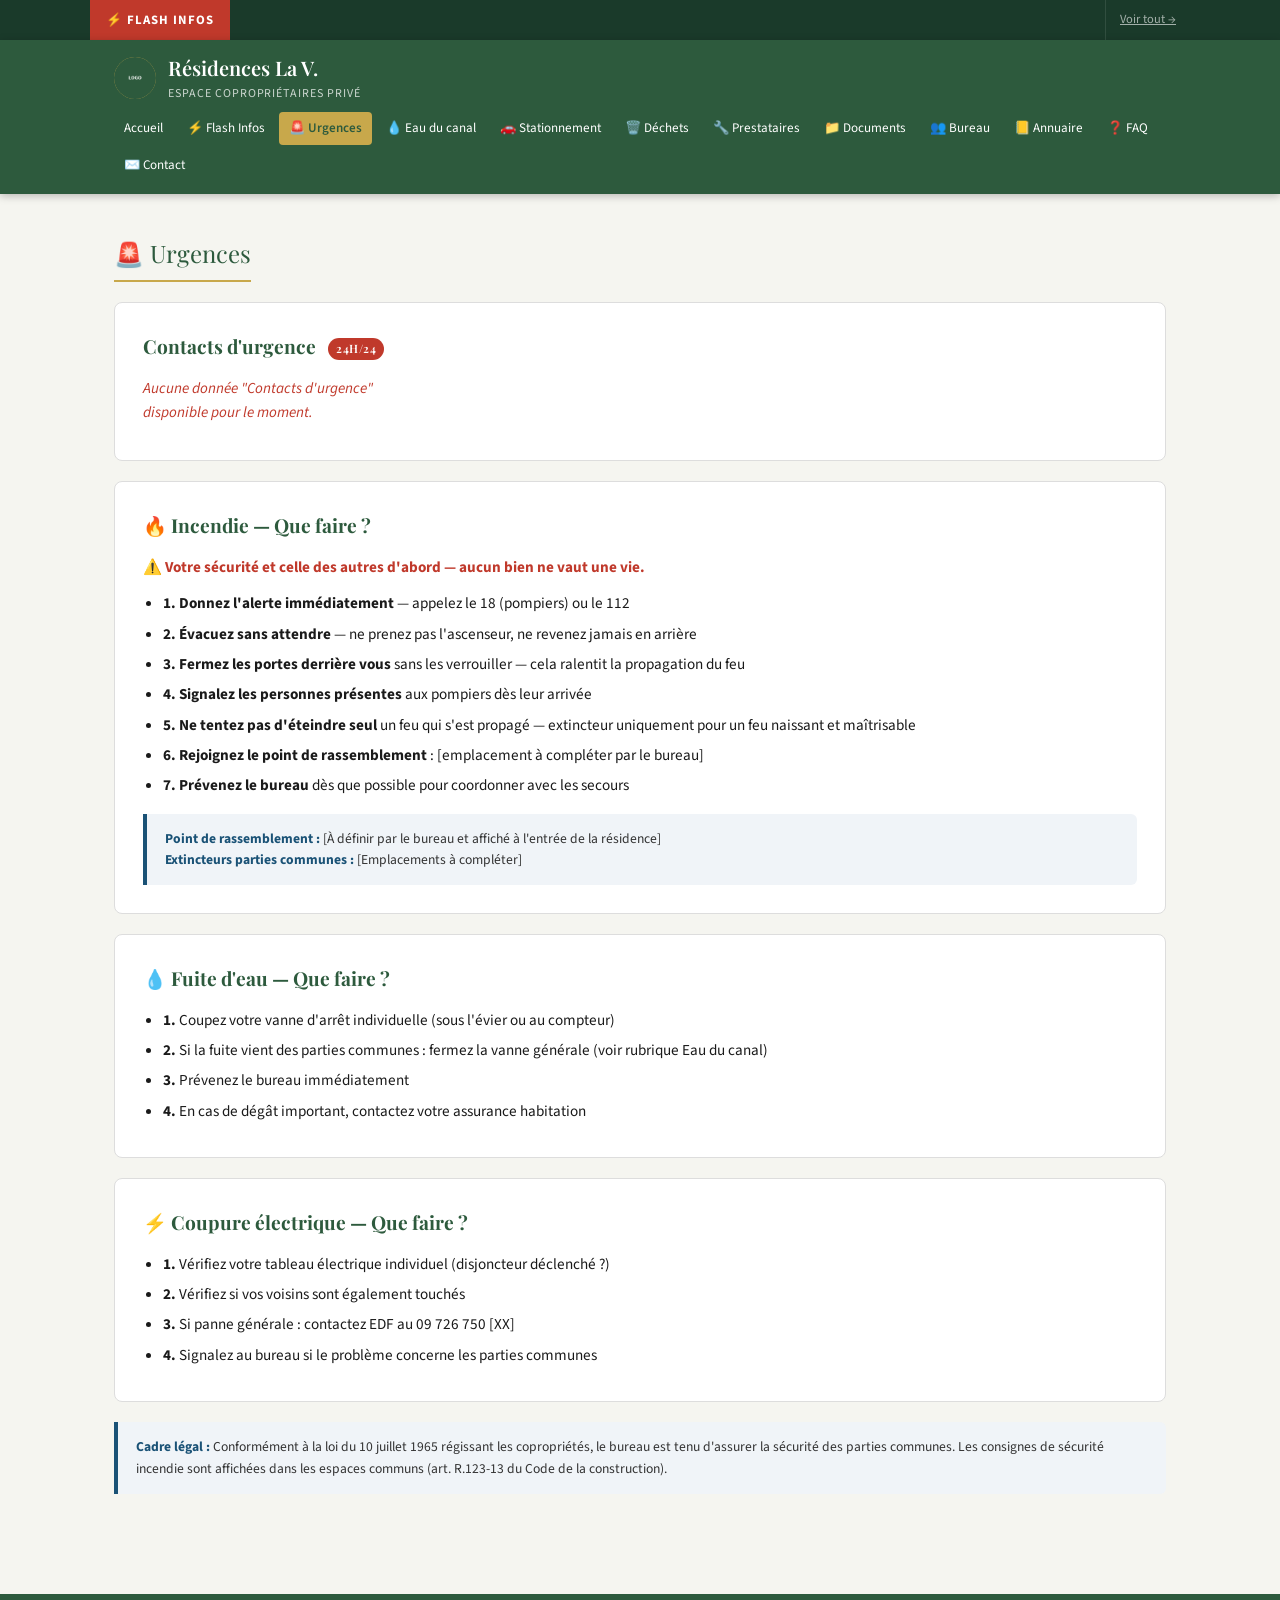
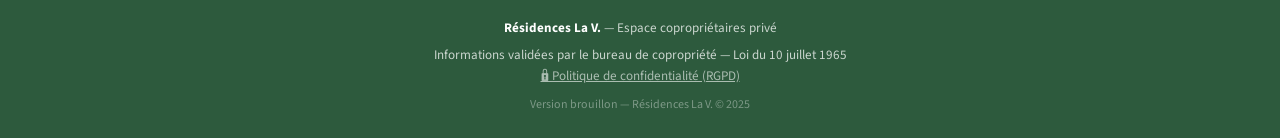
<file: urgences.html>
<!DOCTYPE html>
<html lang="fr">
<head>
<meta charset="UTF-8">
<meta name="viewport" content="width=device-width, initial-scale=1.0">
<title>Urgences — Résidences La V.</title>
<link href="https://fonts.googleapis.com/css2?family=Playfair+Display:wght@400;600&family=Source+Sans+3:wght@300;400;600&display=swap" rel="stylesheet">
<link rel="stylesheet" href="assets/css/style.css">
</head>
<body data-page="urgences">

<!-- ════════════════════════════════════════════════════════════════
     BANDEAU FLASH INFOS
     Présent sur TOUTES les pages (copié-collé identique partout).
     Le contenu défilant (#flash-ticker) est rempli par
     assets/js/render.js -> render_flash_infos() au chargement de
     CHAQUE page (voir tout en bas de ce fichier).
     Pour modifier les infos qui défilent : onglet "flash_infos" du Google Sheet
     ════════════════════════════════════════════════════════════════ -->
<div class="flash-infos">
  <div class="flash-infos-inner">
    <div class="flash-label">⚡ Flash Infos</div>
    <div class="flash-items">
      <div class="flash-ticker skeleton" id="flash-ticker"></div>
    </div>
    <a class="flash-btn" href="flashinfos.html" title="Voir tous les Flash Infos">Voir tout →</a>
  </div>
</div>

<!-- ════════════════════════════════════════════════════════════════
     EN-TÊTE + MENU DE NAVIGATION
     Présent sur TOUTES les pages (copié-collé identique partout).
     Pour ajouter/retirer un lien de menu : modifier le bloc <nav>
     ci-dessous, DANS CHAQUE fichier .html (pas de fichier commun).
     Le lien de la page actuellement affichée porte class="active".
     ════════════════════════════════════════════════════════════════ -->
<header>
  <div class="header-inner">
    <div class="logo">
      <div class="logo-icon"><img src="assets/img/logo/logo.png" alt="Logo Résidences La V." class="logo-icon-img"></div>
      <div class="logo-text">
        <h1>Résidences La V.</h1>
        <p>Espace copropriétaires privé</p>
      </div>
    </div>
    <nav>
      <a href="index.html">Accueil</a>
      <a href="flashinfos.html">⚡ Flash Infos</a>
      <a href="urgences.html" class="active">🚨 Urgences</a>
      <a href="eau.html">💧 Eau du canal</a>
      <a href="stationnement.html">🚗 Stationnement</a>
      <a href="dechets.html">🗑️ Déchets</a>
      <a href="prestataires.html">🔧 Prestataires</a>
      <a href="documents.html">📁 Documents</a>
      <a href="bureau.html">👥 Bureau</a>
      <a href="annuaire.html">📒 Annuaire</a>
      <a href="faq.html">❓ FAQ</a>
      <a href="contact.html">✉️ Contact</a>
    </nav>
  </div>
</header>

<!-- ══════════════════ PAGE : URGENCES ══════════════════ -->
<!-- Fichier : urgences.html — modifiez uniquement le contenu ci-dessous pour cette page. -->
<div class="page active">
  <div class="section">
    <span class="section-titre">🚨 Urgences</span>

    <!-- Bloc : Contacts d'urgence 24h/24 — modifiez le texte ci-dessous directement dans ce fichier -->
        <div class="content-block">
      <h3>Contacts d'urgence <span class="tag tag-rouge">24h/24</span></h3>
      <div class="contacts-grid" id="urgences-contacts">
        <div class="skeleton" style="height:90px"></div><div class="skeleton" style="height:90px"></div><div class="skeleton" style="height:90px"></div>
      </div>
    </div>

    <!-- Bloc : 🔥 Incendie — Que faire ? — modifiez le texte ci-dessous directement dans ce fichier -->
        <div class="content-block">
      <h3>🔥 Incendie — Que faire ?</h3>
      <p style="color:var(--rouge); font-weight:700; margin-bottom:12px">⚠️ Votre sécurité et celle des autres d'abord — aucun bien ne vaut une vie.</p>
      <ul>
        <li><strong>1. Donnez l'alerte immédiatement</strong> — appelez le 18 (pompiers) ou le 112</li>
        <li><strong>2. Évacuez sans attendre</strong> — ne prenez pas l'ascenseur, ne revenez jamais en arrière</li>
        <li><strong>3. Fermez les portes derrière vous</strong> sans les verrouiller — cela ralentit la propagation du feu</li>
        <li><strong>4. Signalez les personnes présentes</strong> aux pompiers dès leur arrivée</li>
        <li><strong>5. Ne tentez pas d'éteindre seul</strong> un feu qui s'est propagé — extincteur uniquement pour un feu naissant et maîtrisable</li>
        <li><strong>6. Rejoignez le point de rassemblement</strong> : [emplacement à compléter par le bureau]</li>
        <li><strong>7. Prévenez le bureau</strong> dès que possible pour coordonner avec les secours</li>
      </ul>
      <div class="encadre-loi">
        <strong>Point de rassemblement :</strong> [À définir par le bureau et affiché à l'entrée de la résidence]<br>
        <strong>Extincteurs parties communes :</strong> [Emplacements à compléter]
      </div>
    </div>

    <!-- Bloc : 💧 Fuite d'eau — Que faire ? — modifiez le texte ci-dessous directement dans ce fichier -->
        <div class="content-block">
      <h3>💧 Fuite d'eau — Que faire ?</h3>
      <ul>
        <li><strong>1.</strong> Coupez votre vanne d'arrêt individuelle (sous l'évier ou au compteur)</li>
        <li><strong>2.</strong> Si la fuite vient des parties communes : fermez la vanne générale (voir rubrique Eau du canal)</li>
        <li><strong>3.</strong> Prévenez le bureau immédiatement</li>
        <li><strong>4.</strong> En cas de dégât important, contactez votre assurance habitation</li>
      </ul>
    </div>

    <!-- Bloc : ⚡ Coupure électrique — Que faire ? — modifiez le texte ci-dessous directement dans ce fichier -->
        <div class="content-block">
      <h3>⚡ Coupure électrique — Que faire ?</h3>
      <ul>
        <li><strong>1.</strong> Vérifiez votre tableau électrique individuel (disjoncteur déclenché ?)</li>
        <li><strong>2.</strong> Vérifiez si vos voisins sont également touchés</li>
        <li><strong>3.</strong> Si panne générale : contactez EDF au 09 726 750 [XX]</li>
        <li><strong>4.</strong> Signalez au bureau si le problème concerne les parties communes</li>
      </ul>
    </div>

    <div class="encadre-loi" style="margin: 0 0 20px 0">
      <strong>Cadre légal :</strong> Conformément à la loi du 10 juillet 1965 régissant les copropriétés, le bureau est tenu d'assurer la sécurité des parties communes. Les consignes de sécurité incendie sont affichées dans les espaces communs (art. R.123-13 du Code de la construction).
    </div>
  </div>
</div>

<!-- ════════════════════════════════════════════════════════════════
     PIED DE PAGE
     Présent sur TOUTES les pages (copié-collé identique partout).
     ════════════════════════════════════════════════════════════════ -->
<footer>
  <p><strong>Résidences La V.</strong> — Espace copropriétaires privé</p>
  <p style="margin-top:6px">Informations validées par le bureau de copropriété — Loi du 10 juillet 1965<br>
  <a href="rgpd.html" style="cursor:pointer">🔒 Politique de confidentialité (RGPD)</a></p>
  <p style="margin-top:8px; opacity:.5; font-size:.75rem">Version brouillon — Résidences La V. © 2025</p>
</footer>


<!-- ════════════════════════════════════════════════════════════════
     SCRIPTS
     1. data/google_sheet_config.js -> identifiant du Google Sheet
                                 contenant toutes les données du site
                                 (voir ce fichier pour la configuration)
     2. data/google_drive_config.js -> identifiant du dossier Google
                                 Drive affiché sur la page Documents
     3. assets/js/data.js    -> accès aux données (lecture du Google
                                 Sheet ci-dessus, onglet par onglet)
     4. assets/js/render.js  -> gabarits HTML pour chaque bloc dynamique
     5. assets/js/app.js     -> FAQ, formulaires, chargement des données
                                 de LA PAGE COURANTE (voir data-page sur
                                 la balise <body> en haut de ce fichier)
     Ces 5 lignes doivent être présentes, identiques, sur CHAQUE page
     du site.
     ════════════════════════════════════════════════════════════════ -->
<script src="data/google_sheet_config.js"></script>
<script src="data/google_drive_config.js"></script>

<script src="assets/js/data.js"></script>
<script src="assets/js/render.js"></script>
<script src="assets/js/app.js"></script>
</body>
</html>
</file>
<file: assets/css/style.css>
/* ============================================================
   Résidences La V. — Feuille de styles
   Architecture modulaire : voir /assets/js pour la logique JS
   et /data pour les contenus dynamiques (alimentés par Google Sheet)
   ============================================================ */
  :root {
    --vert: #2d5a3d;
    --vert-clair: #e8f0eb;
    --vert-mid: #4a7c5f;
    --or: #c8a84b;
    --texte: #1a1a1a;
    --gris: #f5f5f0;
    --gris-bord: #ddd;
    --blanc: #ffffff;
    --rouge: #c0392b;
    --bleu: #1a5276;
    --font-titre: 'Playfair Display', Georgia, serif;
    --font-corps: 'Source Sans 3', sans-serif;
  }
  * { box-sizing: border-box; margin: 0; padding: 0; }
  body { font-family: var(--font-corps); color: var(--texte); background: var(--gris); font-size: 16px; line-height: 1.6; }

  /* HEADER */
  header { background: var(--vert); color: white; position: sticky; top: 0; z-index: 100; box-shadow: 0 2px 8px rgba(0,0,0,.25); }
  .header-inner { max-width: 1100px; margin: auto; display: flex; align-items: center; justify-content: space-between; padding: 12px 24px; flex-wrap: wrap; gap: 8px; }
  .logo { display: flex; align-items: center; gap: 12px; }
  .logo-icon { width: 42px; height: 42px; background: var(--or); border-radius: 50%; display: flex; align-items: center; justify-content: center; font-size: 20px; }
  .logo-text h1 { font-family: var(--font-titre); font-size: 1.25rem; font-weight: 600; }
  .logo-text p { font-size: .75rem; opacity: .75; letter-spacing: .08em; text-transform: uppercase; }
  nav { display: flex; flex-wrap: wrap; gap: 4px; }
  nav a { color: white; text-decoration: none; font-size: .82rem; padding: 6px 10px; border-radius: 4px; transition: background .2s; }
  nav a:hover { background: rgba(255,255,255,.15); }
  nav a.active { background: var(--or); color: var(--vert); font-weight: 600; }

  /* HERO */
  .hero { background: linear-gradient(135deg, var(--vert) 0%, var(--vert-mid) 100%); color: white; padding: 60px 24px; text-align: center; }
  .hero h2 { font-family: var(--font-titre); font-size: 2.2rem; margin-bottom: 12px; }
  .hero p { font-size: 1.1rem; opacity: .88; max-width: 560px; margin: 0 auto 32px; font-weight: 300; }
  .btn-urgence { display: inline-flex; align-items: center; gap: 8px; background: var(--rouge); color: white; padding: 14px 28px; border-radius: 6px; text-decoration: none; font-weight: 600; font-size: 1rem; transition: transform .15s, box-shadow .15s; box-shadow: 0 4px 12px rgba(192,57,43,.4); cursor: pointer; border: none; }
  .btn-urgence:hover { transform: translateY(-2px); box-shadow: 0 6px 18px rgba(192,57,43,.5); }

  /* LAYOUT */
  .section { max-width: 1100px; margin: 0 auto; padding: 40px 24px; }
  .section-titre { font-family: var(--font-titre); font-size: 1.5rem; color: var(--vert); margin-bottom: 20px; padding-bottom: 8px; border-bottom: 2px solid var(--or); display: inline-block; }
  .grid-2 { display: grid; grid-template-columns: repeat(auto-fill, minmax(210px, 1fr)); gap: 16px; margin-top: 24px; }

  /* CARDS */
  .card { background: var(--blanc); border-radius: 8px; padding: 22px 18px; text-align: center; color: var(--texte); border: 1px solid var(--gris-bord); transition: transform .2s, box-shadow .2s, border-color .2s; cursor: pointer; }
  .card:hover { transform: translateY(-4px); box-shadow: 0 8px 24px rgba(0,0,0,.10); border-color: var(--vert-mid); }
  .card-icon { font-size: 2rem; margin-bottom: 10px; display: block; }
  .card-titre { font-weight: 600; font-size: 1rem; color: var(--vert); margin-bottom: 4px; }
  .card-desc { font-size: .82rem; color: #666; }

  /* CONTENT BLOCKS */
  .content-block { background: var(--blanc); border-radius: 8px; padding: 28px; border: 1px solid var(--gris-bord); margin-bottom: 20px; }
  .content-block h3 { font-family: var(--font-titre); font-size: 1.2rem; color: var(--vert); margin-bottom: 14px; }
  .content-block ul { padding-left: 20px; }
  .content-block li { margin-bottom: 6px; font-size: .95rem; }
  .content-block p { font-size: .95rem; margin-bottom: 8px; }

  /* TAGS */
  .tag { display: inline-block; font-size: .72rem; font-weight: 600; padding: 2px 8px; border-radius: 12px; letter-spacing: .05em; text-transform: uppercase; margin-left: 8px; vertical-align: middle; }
  .tag-rouge { background: var(--rouge); color: white; }
  .tag-or { background: var(--or); color: var(--vert); }
  .tag-bleu { background: var(--bleu); color: white; }

  /* CONTACTS */
  .contacts-grid { display: grid; grid-template-columns: repeat(auto-fill, minmax(200px, 1fr)); gap: 12px; margin-top: 14px; }
  .contact-card { background: var(--vert-clair); border-radius: 6px; padding: 16px; border-left: 4px solid var(--vert); }
  .contact-card.urgence { border-left-color: var(--rouge); background: #fdf0ee; }
  .contact-card .c-titre { font-weight: 600; font-size: .9rem; color: var(--vert); }
  .contact-card.urgence .c-titre { color: var(--rouge); }
  .contact-card .c-tel { font-size: 1.1rem; font-weight: 700; margin: 4px 0; }
  .contact-card .c-note { font-size: .78rem; color: #555; }

  /* FAQ */
  .faq-item { border-bottom: 1px solid var(--gris-bord); padding: 14px 0; }
  .faq-item:last-child { border-bottom: none; }
  .faq-question { font-weight: 600; font-size: .95rem; color: var(--vert); cursor: pointer; display: flex; justify-content: space-between; align-items: center; user-select: none; }
  .faq-reponse { font-size: .9rem; color: #444; margin-top: 8px; line-height: 1.65; display: none; }
  .faq-reponse.open { display: block; }
  .faq-chevron { transition: transform .2s; font-size: .8rem; flex-shrink: 0; margin-left: 8px; }
  .faq-chevron.open { transform: rotate(180deg); }

  /* FORMULAIRE */
  .form-group { margin-bottom: 16px; }
  .form-group label { display: block; font-weight: 600; font-size: .9rem; margin-bottom: 5px; }
  .form-group input, .form-group select, .form-group textarea { width: 100%; padding: 10px 12px; border: 1px solid var(--gris-bord); border-radius: 5px; font-family: var(--font-corps); font-size: .95rem; background: var(--gris); transition: border-color .2s; }
  .form-group input:focus, .form-group select:focus, .form-group textarea:focus { outline: none; border-color: var(--vert-mid); background: white; }
  .form-group textarea { resize: vertical; min-height: 90px; }
  .form-check { display: flex; align-items: flex-start; gap: 10px; margin-bottom: 12px; font-size: .88rem; }
  .form-check input[type=checkbox] { margin-top: 3px; flex-shrink: 0; width: 16px; height: 16px; }
  .btn-submit { background: var(--vert); color: white; padding: 12px 28px; border: none; border-radius: 5px; font-family: var(--font-corps); font-size: 1rem; font-weight: 600; cursor: pointer; transition: background .2s; }
  .btn-submit:hover { background: var(--vert-mid); }
  .btn-submit:disabled { background: #aaa; cursor: not-allowed; }

  /* GUIDE PHOTOS */
  .etape { display: flex; gap: 20px; margin-bottom: 24px; align-items: flex-start; }
  .etape-num { background: var(--vert); color: white; border-radius: 50%; width: 36px; height: 36px; display: flex; align-items: center; justify-content: center; font-weight: 700; font-size: 1rem; flex-shrink: 0; margin-top: 2px; }
  .etape-contenu { flex: 1; }
  .etape-contenu h4 { font-weight: 600; color: var(--vert); margin-bottom: 6px; }
  .etape-contenu p { font-size: .9rem; color: #444; }
  .photo-placeholder { background: var(--gris); border: 2px dashed var(--gris-bord); border-radius: 6px; padding: 20px; text-align: center; font-size: .82rem; color: #888; margin-top: 10px; }
  .photo-placeholder span { display: block; font-size: 1.8rem; margin-bottom: 4px; }

  /* TABLEAU DOCS */
  .docs-table { width: 100%; border-collapse: collapse; margin-top: 14px; font-size: .9rem; }
  .docs-table th { background: var(--vert-clair); color: var(--vert); font-weight: 600; padding: 10px 12px; text-align: left; border-bottom: 2px solid var(--vert); }
  .docs-table td { padding: 10px 12px; border-bottom: 1px solid var(--gris-bord); }
  .docs-table tr:hover td { background: var(--gris); }
  .docs-table a { color: var(--vert-mid); text-decoration: none; font-weight: 600; }
  .docs-table a:hover { text-decoration: underline; }

  /* DÉCHETS */
  .poubelle-grid { display: grid; grid-template-columns: repeat(auto-fill, minmax(180px, 1fr)); gap: 12px; margin-top: 14px; }
  .poubelle-card { border-radius: 8px; padding: 16px; text-align: center; border: 2px solid transparent; }
  .poubelle-card.jaune { background: #fffde7; border-color: #f9ca24; }
  .poubelle-card.verte { background: #e8f5e9; border-color: #27ae60; }
  .poubelle-card.grise { background: #f5f5f5; border-color: #95a5a6; }
  .poubelle-card .p-icon { font-size: 2rem; margin-bottom: 6px; }
  .poubelle-card .p-titre { font-weight: 700; font-size: .95rem; margin-bottom: 4px; }
  .poubelle-card .p-contenu { font-size: .78rem; color: #555; }
  .poubelle-card .p-jour { font-size: .82rem; font-weight: 600; margin-top: 8px; padding: 4px 10px; border-radius: 12px; display: inline-block; background: rgba(0,0,0,.07); }

  /* ALERTE BROUILLON */
  .alerte-brouillon { background: #fffbe6; border: 2px dashed #c8a84b; border-radius: 6px; padding: 12px 16px; font-size: .88rem; color: #7a5f00; margin-bottom: 24px; text-align: center; }

  /* ENCADRÉ RGPD / LOI */
  .encadre-loi { background: #f0f4f8; border-left: 4px solid var(--bleu); border-radius: 0 6px 6px 0; padding: 14px 18px; margin-top: 16px; font-size: .85rem; color: #333; }
  .encadre-loi strong { color: var(--bleu); }

  /* FLUX FAQ */
  .flux-etape { display: flex; align-items: flex-start; gap: 14px; margin-bottom: 14px; }
  .flux-icon { font-size: 1.4rem; flex-shrink: 0; margin-top: 2px; }
  .flux-texte strong { display: block; font-size: .95rem; color: var(--vert); }
  .flux-texte span { font-size: .85rem; color: #555; }
  .flux-arrow { text-align: center; color: #aaa; font-size: 1.2rem; margin: -6px 0 8px 26px; }

  /* FLASH INFOS */
  .flash-infos { background: #1a3a2a; color: white; padding: 0; }
  .flash-infos-inner { max-width: 1100px; margin: auto; display: flex; align-items: stretch; }
  .flash-label { background: var(--rouge); color: white; font-weight: 700; font-size: .8rem; letter-spacing: .08em; text-transform: uppercase; padding: 10px 16px; display: flex; align-items: center; gap: 6px; flex-shrink: 0; }
  .flash-items { flex: 1; overflow: hidden; padding: 0 16px; display: flex; align-items: center; }
  .flash-ticker { display: flex; gap: 32px; animation: ticker 25s linear infinite; white-space: nowrap; }
  .flash-ticker:hover { animation-play-state: paused; }
  .flash-item { font-size: .85rem; padding: 10px 0; display: inline-flex; align-items: center; gap: 8px; }
  .flash-item .f-date { opacity: .6; font-size: .78rem; }
  .flash-item .f-type { font-size: .7rem; font-weight: 700; text-transform: uppercase; background: rgba(255,255,255,.15); padding: 1px 6px; border-radius: 10px; }
  .flash-item .f-type.alerte { background: var(--rouge); }
  .flash-item .f-type.info { background: var(--bleu); }
  .flash-item .f-type.agenda { background: var(--vert-mid); }
  @keyframes ticker { 0% { transform: translateX(0); } 100% { transform: translateX(-50%); } }
  .flash-btn { background: none; border: none; color: rgba(255,255,255,.6); font-size: .78rem; padding: 10px 14px; cursor: pointer; flex-shrink: 0; border-left: 1px solid rgba(255,255,255,.1); }
  .flash-btn:hover { color: white; }

  /* BANDEAU */
  .bandeau { background: var(--or); color: var(--vert); padding: 10px 24px; text-align: center; font-size: .88rem; font-weight: 600; }

  /* PAGES */
  .page { display: none; }
  .page.active { display: block; }

  /* FOOTER */
  footer { background: var(--vert); color: rgba(255,255,255,.75); text-align: center; padding: 24px; font-size: .82rem; margin-top: 40px; }
  footer strong { color: white; }
  footer a { color: rgba(255,255,255,.6); }

  /* BUREAU */
  .bureau-grid { display: grid; grid-template-columns: repeat(auto-fill, minmax(240px, 1fr)); gap: 16px; margin-top: 16px; }
  .bureau-card { background: var(--blanc); border-radius: 8px; padding: 20px; border: 1px solid var(--gris-bord); border-top: 4px solid var(--vert); }
  .bureau-card .b-fonction { font-size: .75rem; font-weight: 700; color: var(--vert-mid); text-transform: uppercase; letter-spacing: .08em; margin-bottom: 6px; }
  .bureau-card .b-nom { font-family: var(--font-titre); font-size: 1.1rem; font-weight: 600; margin-bottom: 10px; }
  .bureau-card .b-info { font-size: .85rem; color: #444; display: flex; align-items: center; gap: 6px; margin-bottom: 4px; }
  .bureau-card .b-info a { color: var(--vert-mid); text-decoration: none; }
  .bureau-card .b-info a:hover { text-decoration: underline; }
  .bureau-card.referent { border-top-color: var(--or); }

  /* ANNUAIRE */
  .annuaire-liste { display: grid; grid-template-columns: repeat(auto-fill, minmax(280px, 1fr)); gap: 14px; margin-top: 16px; }
  .annuaire-item { background: var(--blanc); border-radius: 8px; padding: 16px 18px; border: 1px solid var(--gris-bord); }
  .annuaire-item .a-lot { font-size: .72rem; font-weight: 700; color: var(--vert-mid); text-transform: uppercase; letter-spacing: .08em; }
  .annuaire-item .a-nom { font-weight: 600; font-size: 1rem; margin: 3px 0 8px; }
  .annuaire-item .a-ligne { font-size: .85rem; color: #555; display: flex; gap: 6px; margin-bottom: 3px; }
  .annuaire-item .a-badge { display: inline-block; background: var(--vert-clair); color: var(--vert); font-size: .72rem; font-weight: 600; padding: 2px 8px; border-radius: 10px; margin: 4px 4px 0 0; }
  .annuaire-item .a-badge.or { background: #fdf3dc; color: #7a5f00; }
  .sep-resident { border: none; border-top: 1px dashed var(--gris-bord); margin: 10px 0; }

  @media (max-width: 600px) {
    .hero h2 { font-size: 1.6rem; }
    nav { display: none; }
  }

/* logo image */
.logo-icon img, .logo-icon-img { width: 42px; height: 42px; border-radius: 50%; object-fit: cover; display:block; }
/* skeleton loaders pendant le chargement des données dynamiques */
.skeleton { background: linear-gradient(90deg, #eee 25%, #f5f5f5 50%, #eee 75%); background-size: 200% 100%; animation: skeleton-loading 1.2s infinite; border-radius: 6px; min-height: 18px; }
@keyframes skeleton-loading { 0% { background-position: 200% 0; } 100% { background-position: -200% 0; } }
.data-error { font-size:.82rem; color: var(--rouge); font-style: italic; }
</file>
